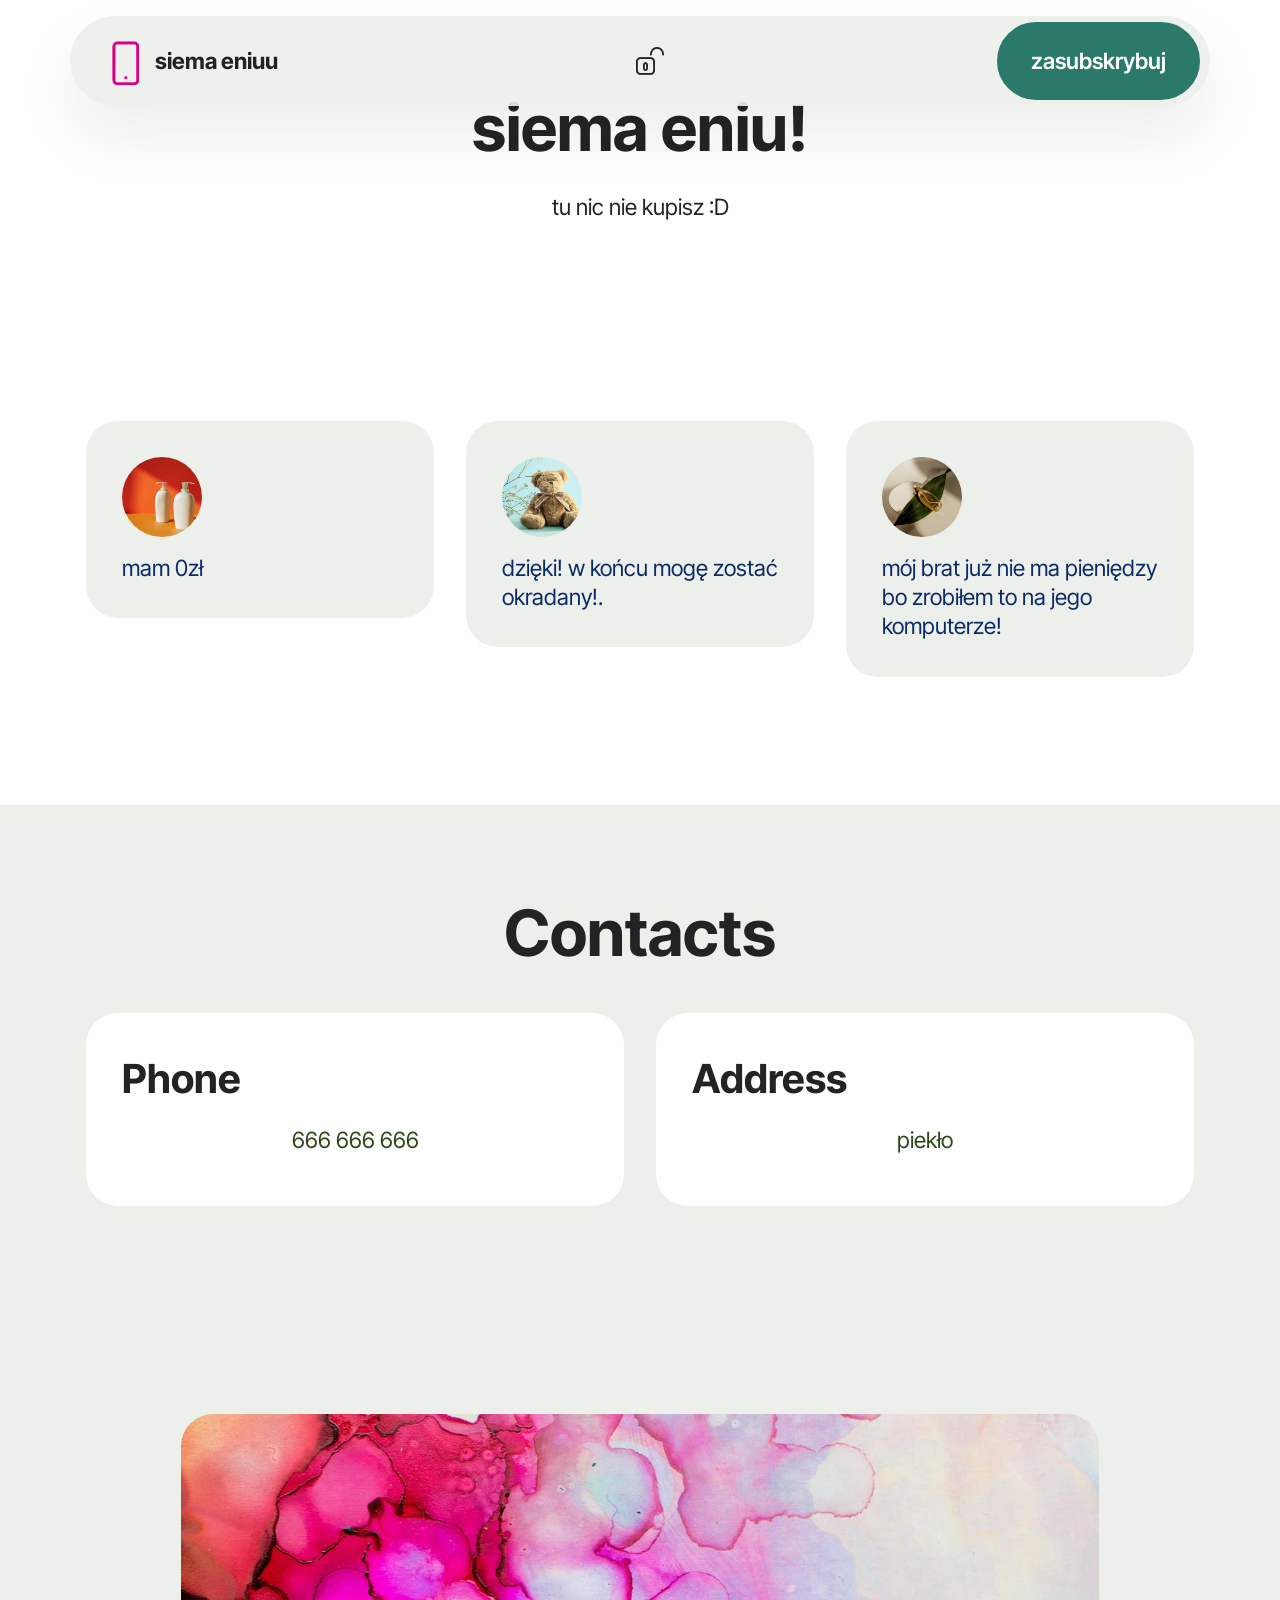
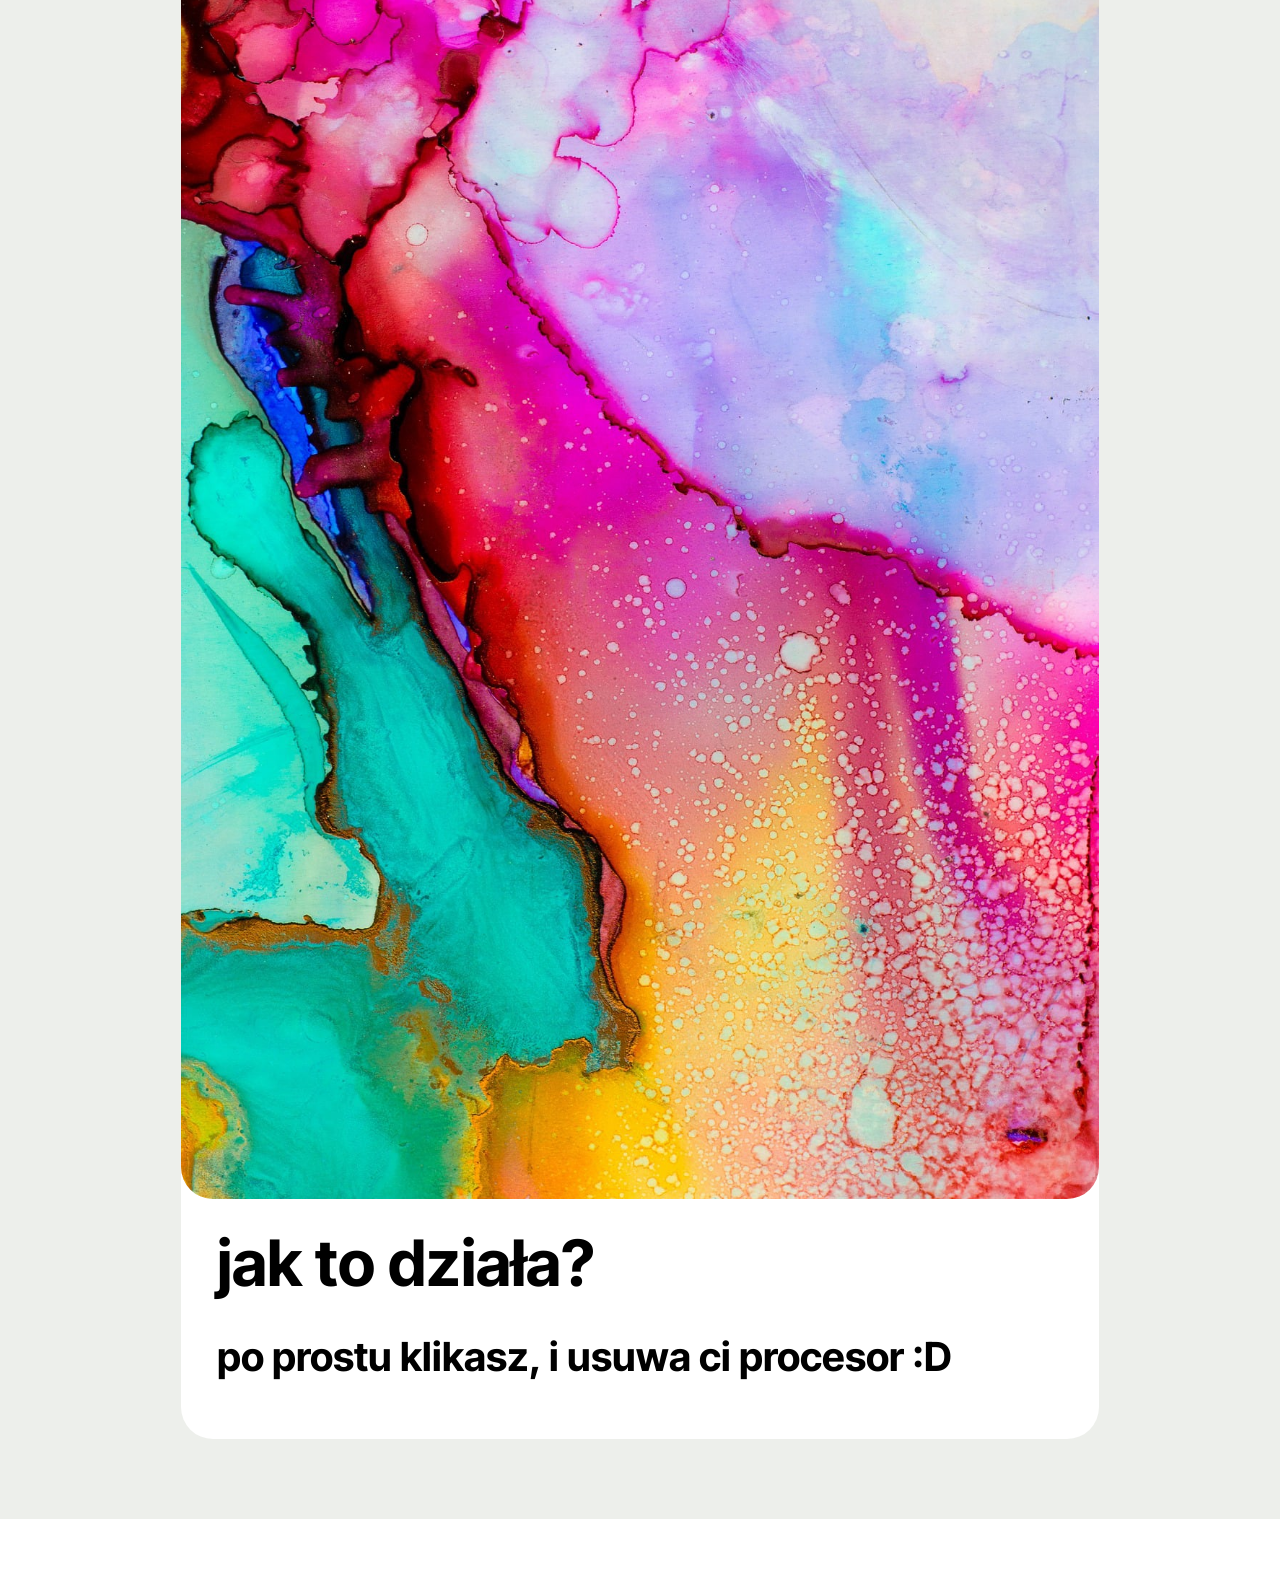
<file: index.html>
<!DOCTYPE html>
<html  >
<head>
  <!-- Site made with Mobirise Website Builder v5.9.6, https://mobirise.com -->
  <meta charset="UTF-8">
  <meta http-equiv="X-UA-Compatible" content="IE=edge">
  <meta name="generator" content="Mobirise v5.9.6, mobirise.com">
  <meta name="viewport" content="width=device-width, initial-scale=1, minimum-scale=1">
  <link rel="shortcut icon" href="assets/images/logo.png" type="image/x-icon">
  <meta name="description" content="">
  
  
  <title>Home</title>
  <link rel="stylesheet" href="assets/web/assets/mobirise-icons2/mobirise2.css">
  <link rel="stylesheet" href="assets/web/assets/mobirise-icons-bold/mobirise-icons-bold.css">
  <link rel="stylesheet" href="assets/bootstrap/css/bootstrap.min.css">
  <link rel="stylesheet" href="assets/bootstrap/css/bootstrap-grid.min.css">
  <link rel="stylesheet" href="assets/bootstrap/css/bootstrap-reboot.min.css">
  <link rel="stylesheet" href="assets/animatecss/animate.css">
  <link rel="stylesheet" href="assets/dropdown/css/style.css">
  <link rel="stylesheet" href="assets/theme/css/style.css">
  <link rel="preload" href="https://fonts.googleapis.com/css?family=Playfair+Display:400,500,600,700,800,900,400i,500i,600i,700i,800i,900i&display=swap" as="style" onload="this.onload=null;this.rel='stylesheet'">
  <noscript><link rel="stylesheet" href="https://fonts.googleapis.com/css?family=Playfair+Display:400,500,600,700,800,900,400i,500i,600i,700i,800i,900i&display=swap"></noscript>
  <link rel="preload" href="https://fonts.googleapis.com/css?family=Inter+Tight:100,200,300,400,500,600,700,800,900,100i,200i,300i,400i,500i,600i,700i,800i,900i&display=swap" as="style" onload="this.onload=null;this.rel='stylesheet'">
  <noscript><link rel="stylesheet" href="https://fonts.googleapis.com/css?family=Inter+Tight:100,200,300,400,500,600,700,800,900,100i,200i,300i,400i,500i,600i,700i,800i,900i&display=swap"></noscript>
  <link rel="preload" as="style" href="assets/mobirise/css/mbr-additional.css"><link rel="stylesheet" href="assets/mobirise/css/mbr-additional.css" type="text/css">

  
  
  
</head>
<body>
  
  <section data-bs-version="5.1" class="menu menu2 cid-tJS6tZXiPa" once="menu" id="menu02-0">
	

	<nav class="navbar navbar-dropdown navbar-fixed-top navbar-expand-lg">
		<div class="container">
			<div class="navbar-brand">
				<span class="navbar-logo">
					<a href="http://kekma.net">
						<img src="assets/images/logo.png" alt="Mobirise Website Builder" style="height: 3rem;">
					</a>
				</span>
				<span class="navbar-caption-wrap"><a class="navbar-caption text-black text-primary display-4" href="index.html#header05-1">siema eniuu</a></span>
			</div>
			<button class="navbar-toggler" type="button" data-toggle="collapse" data-bs-toggle="collapse" data-target="#navbarSupportedContent" data-bs-target="#navbarSupportedContent" aria-controls="navbarNavAltMarkup" aria-expanded="false" aria-label="Toggle navigation">
				<div class="hamburger">
					<span></span>
					<span></span>
					<span></span>
					<span></span>
				</div>
			</button>
			<div class="collapse navbar-collapse" id="navbarSupportedContent">
				<ul class="navbar-nav nav-dropdown" data-app-modern-menu="true"><li class="nav-item">
						<a class="nav-link link text-black text-primary display-4" href="index.html#header01-7"><span class="mbrib-unlock mbr-iconfont mbr-iconfont-btn"></span></a>
					</li></ul>
				
				<div class="navbar-buttons mbr-section-btn"><a class="btn btn-primary display-4" href="https://www.youtube.com/channel/UCcXRzwx-xNjgDQr5bp0o2oA" target="_blank">zasubskrybuj</a></div>
			</div>
		</div>
	</nav>
</section>

<section data-bs-version="5.1" class="article11 cid-tQGnQUfEl2" id="article11-1w">
    

    
    
    <div class="container">
        <div class="row justify-content-center">
            <div class="title col-md-12 col-lg-10">
                <h3 class="mbr-section-title mbr-fonts-style align-center mt-0 mb-0 display-2"><strong>siema eniu!</strong></h3>
                <h4 class="mbr-section-subtitle align-center mbr-fonts-style mt-4 display-7">tu nic nie kupisz :D</h4>
                
            </div>
        </div>
    </div>
</section>

<section data-bs-version="5.1" class="features20 cid-tQGoS7nL0o" id="features020-1x">
	

	
	
	<div class="container">
		
		<div class="row">
			<div class="item features-without-image col-12 col-md-6 col-lg-4 active">
				<div class="item-wrapper">
					<div class="card-box align-left">
						<div class="img-wrapper mb-3">
							<img src="assets/images/shop2.jpg" data-slide-to="3" data-bs-slide-to="3">
						</div>
						
						<p class="card-text mbr-fonts-style display-7">mam 0zł</p>
					</div>
				</div>
			</div><div class="item features-without-image col-12 col-md-6 col-lg-4">
				<div class="item-wrapper">
					<div class="card-box align-left">
						<div class="img-wrapper mb-3">
							<img src="assets/images/shop3.jpg" data-slide-to="0" data-bs-slide-to="0">
						</div>
						
						<p class="card-text mbr-fonts-style display-7">dzięki! w końcu mogę zostać okradany!.
						</p>
					</div>
				</div>
			</div><div class="item features-without-image col-12 col-md-6 col-lg-4">
				<div class="item-wrapper">
					<div class="card-box align-left">
						<div class="img-wrapper mb-3">
							<img src="assets/images/shop1.jpg" data-slide-to="1" data-bs-slide-to="1">
						</div>
						
						<p class="card-text mbr-fonts-style display-7">mój brat już nie ma pieniędzy bo zrobiłem to na jego komputerze!</p>
					</div>
				</div>
			</div>
			
			
		</div>
	</div>
</section>

<section data-bs-version="5.1" class="contacts01 cid-tQGpwU0kFP" id="contacts01-1y">
    

    
    
    <div class="container">
        <div class="row justify-content-center">
            <div class="col-12 content-head">
                <div class="mbr-section-head mb-5">
                    <h3 class="mbr-section-title mbr-fonts-style align-center mb-0 display-2">
                        <strong>Contacts</strong>
                    </h3>
                    
                </div>
            </div>
        </div>
        <div class="row">
            <div class="item features-without-image col-12 col-md-6 active">
                <div class="item-wrapper">
                    <div class="text-wrapper">
                        <h6 class="card-title mbr-fonts-style mb-3 display-5">
                            <strong>Phone</strong>
                        </h6>
                        <p class="mbr-text mbr-fonts-style display-7">666 666 666</p>
                    </div>
                </div>
            </div>
            
            <div class="item features-without-image col-12 col-md-6">
                <div class="item-wrapper">
                    <div class="text-wrapper">
                        <h6 class="card-title mbr-fonts-style mb-3 display-5">
                            <strong>Address</strong>
                        </h6>
                        <p class="mbr-text mbr-fonts-style display-7">piekło</p>
                    </div>
                </div>
            </div>
            
        </div>
    </div>
</section>

<section data-bs-version="5.1" class="article8 cid-tQGq9u58Rx" id="article08-1z">
  

  
  
  <div class="container">
    <div class="row justify-content-center">
      <div class="card col-md-12 col-lg-10">
        <div class="card-wrapper">
          <div class="image-wrapper d-flex justify-content-center mb-4">
            <img src="assets/images/mbr-1272x1920.jpg" alt="Mobirise Website Builder">
          </div>
          <div class="card-content-text">
            <h3 class="card-title mbr-fonts-style mbr-white mt-3 mb-4 display-2"><strong>jak to działa?</strong></h3>
          <div class="row card-box align-left">
            <div class="item features-without-image col-12">
              <div class="item-wrapper">
                <h4 class="mbr-section-subtitle mbr-fonts-style mb-3 display-5"><strong>po prostu klikasz, i usuwa ci procesor :D</strong></h4>
                <p class="mbr-text mbr-fonts-style display-7"></p>
              </div>
            </div>
            
            

            
          </div>
          </div>
        </div>
      </div>
    </div>
  </div>
</section><section class="display-7" style="padding: 0;align-items: center;justify-content: center;flex-wrap: wrap;    align-content: center;display: flex;position: relative;height: 4rem;"><a href="https://mobiri.se/3086165" style="flex: 1 1;height: 4rem;position: absolute;width: 100%;z-index: 1;"><img alt="" style="height: 4rem;" src="[data-uri]"></a><p style="margin: 0;text-align: center;" class="display-7">&#8204;</p><a style="z-index:1" href="https://mobirise.com/builder/web-design-program.html">Web Design Program</a></section><script src="assets/bootstrap/js/bootstrap.bundle.min.js"></script>  <script src="assets/smoothscroll/smooth-scroll.js"></script>  <script src="assets/ytplayer/index.js"></script>  <script src="assets/dropdown/js/navbar-dropdown.js"></script>  <script src="assets/theme/js/script.js"></script>  
  
  
  <input name="animation" type="hidden">
  </body>
</html>
</file>
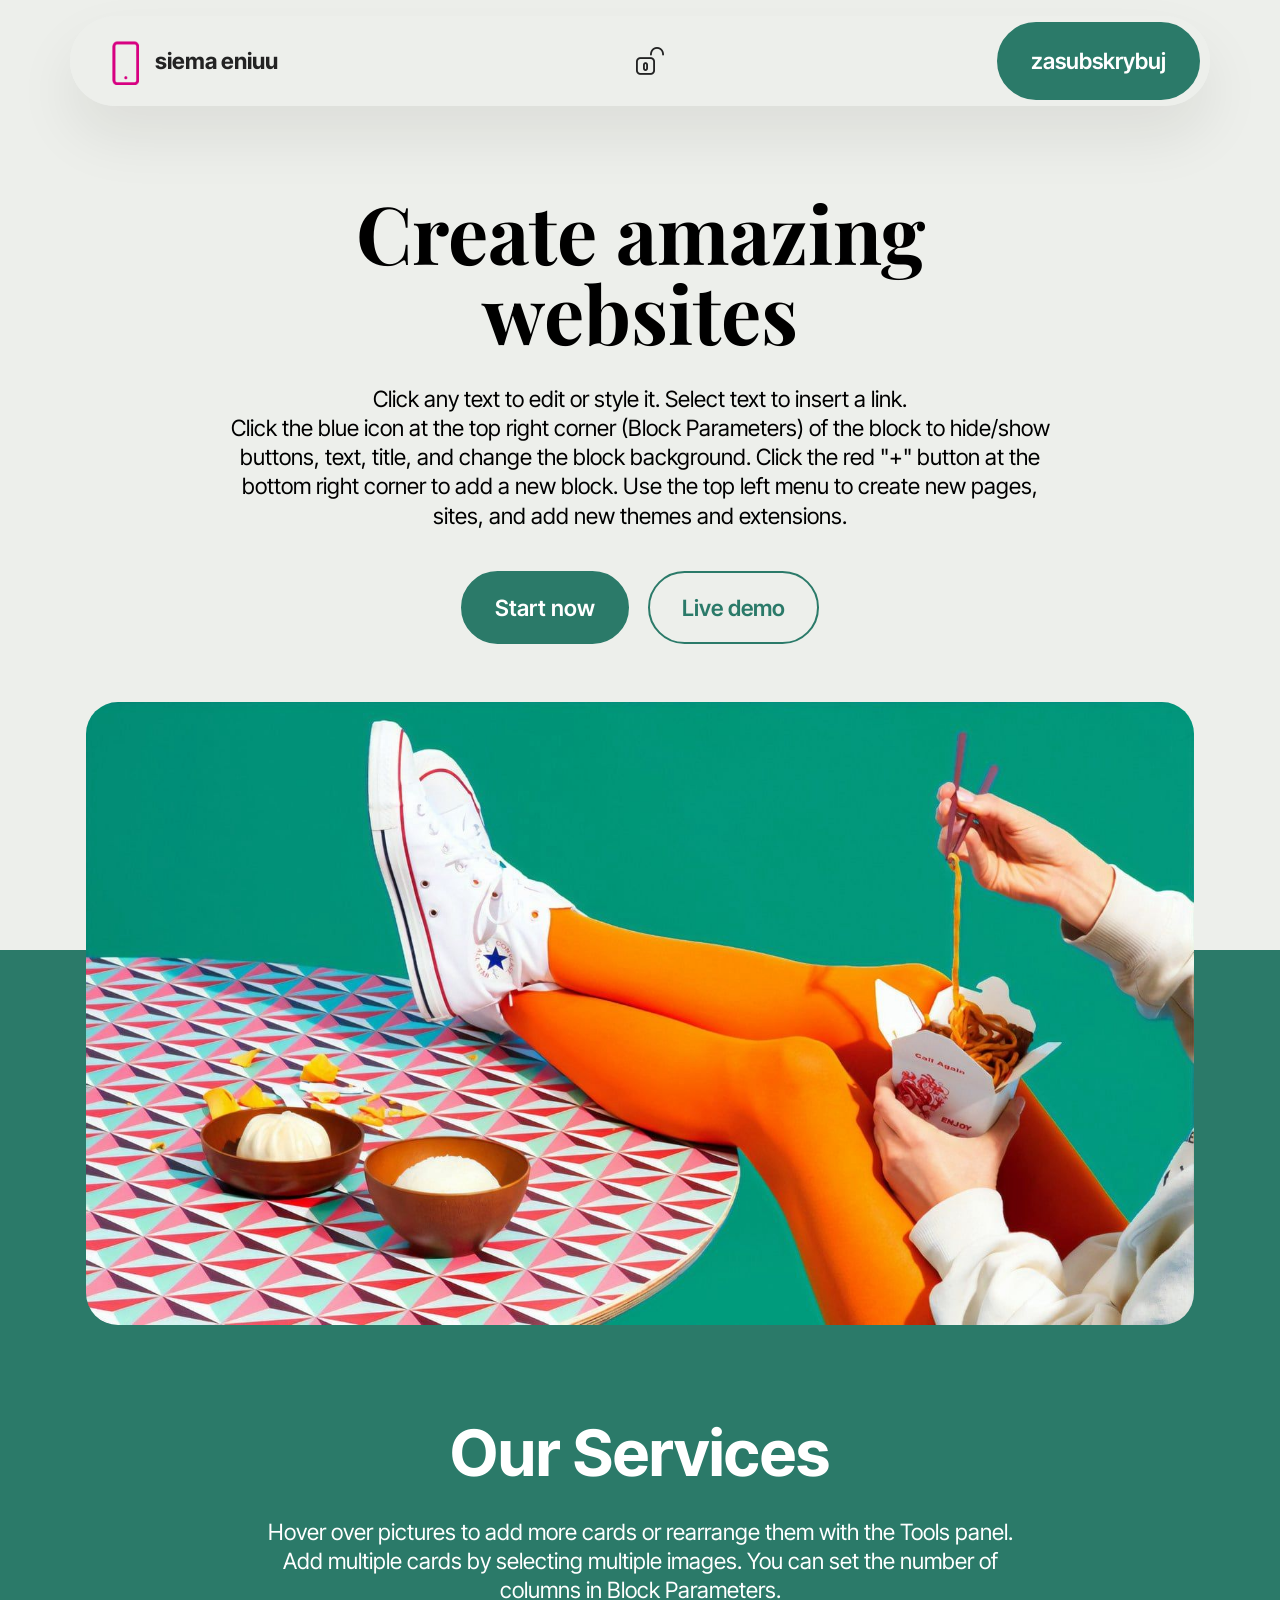
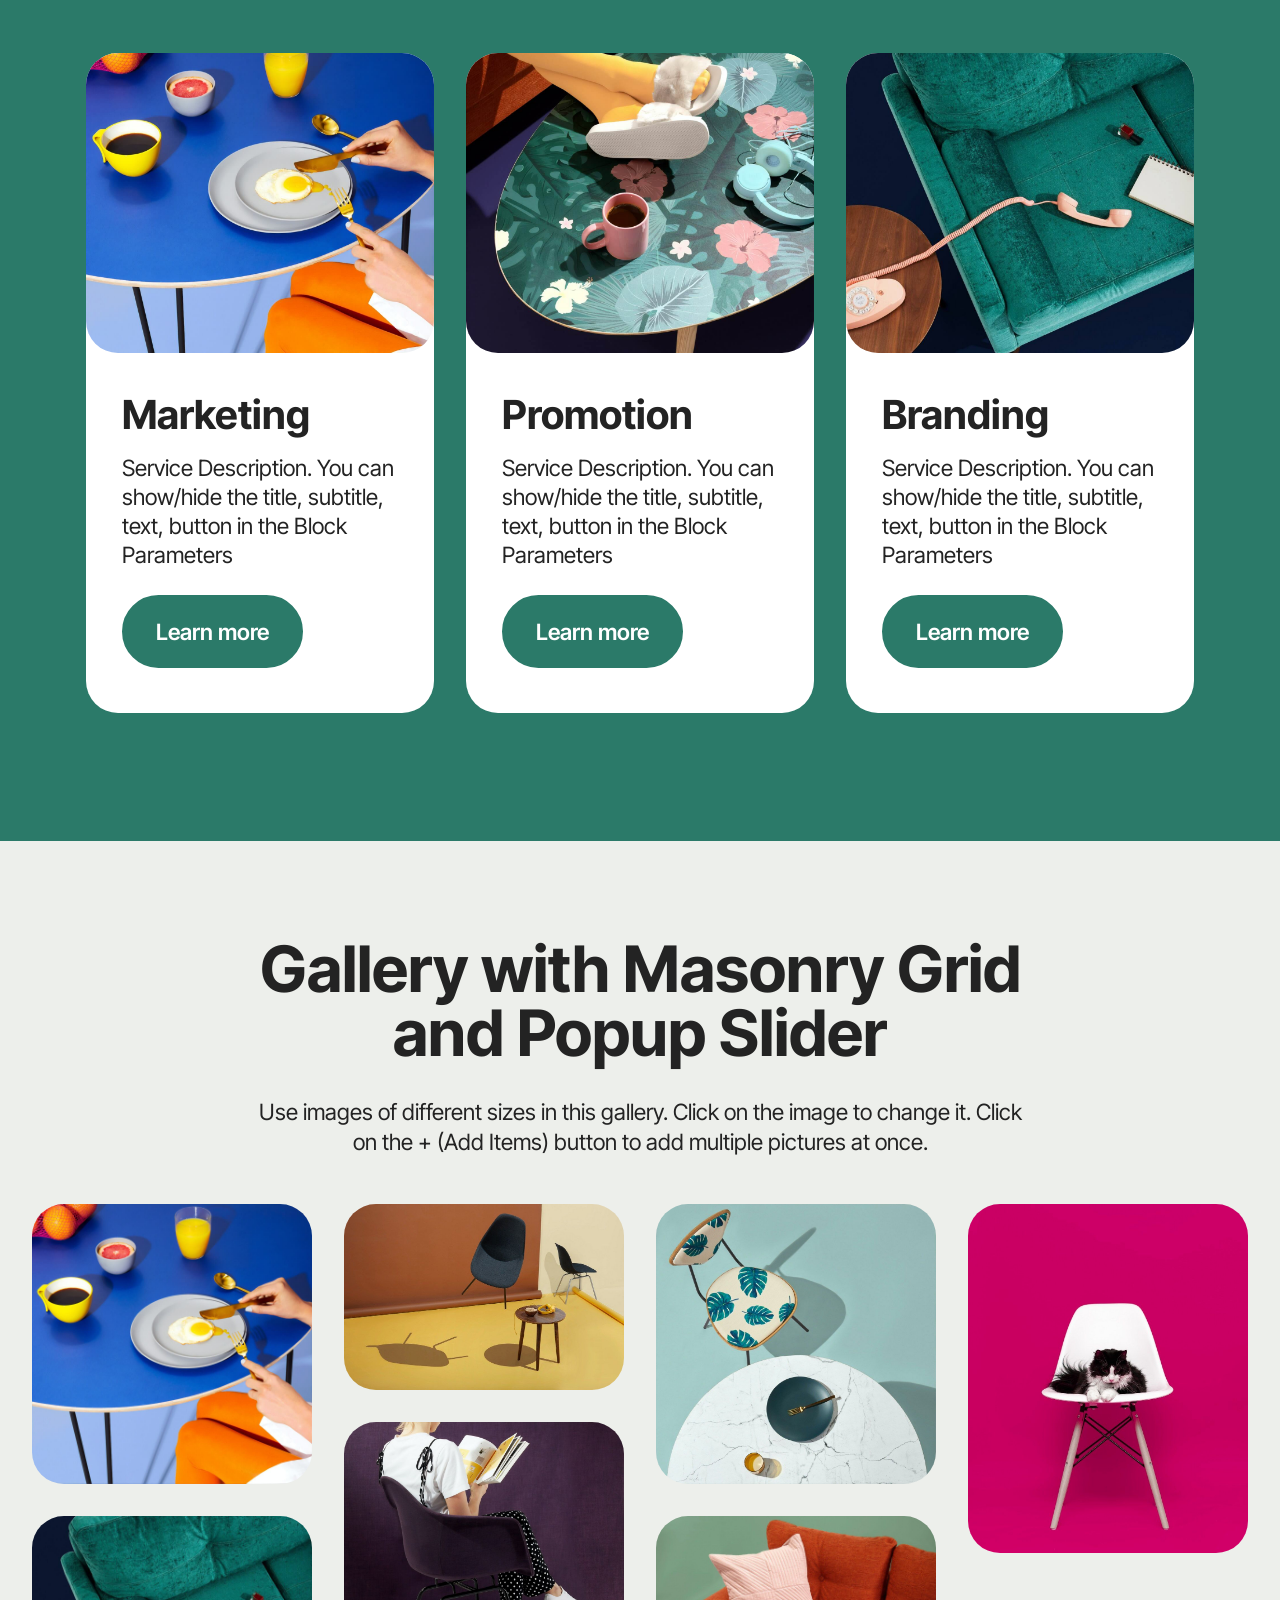
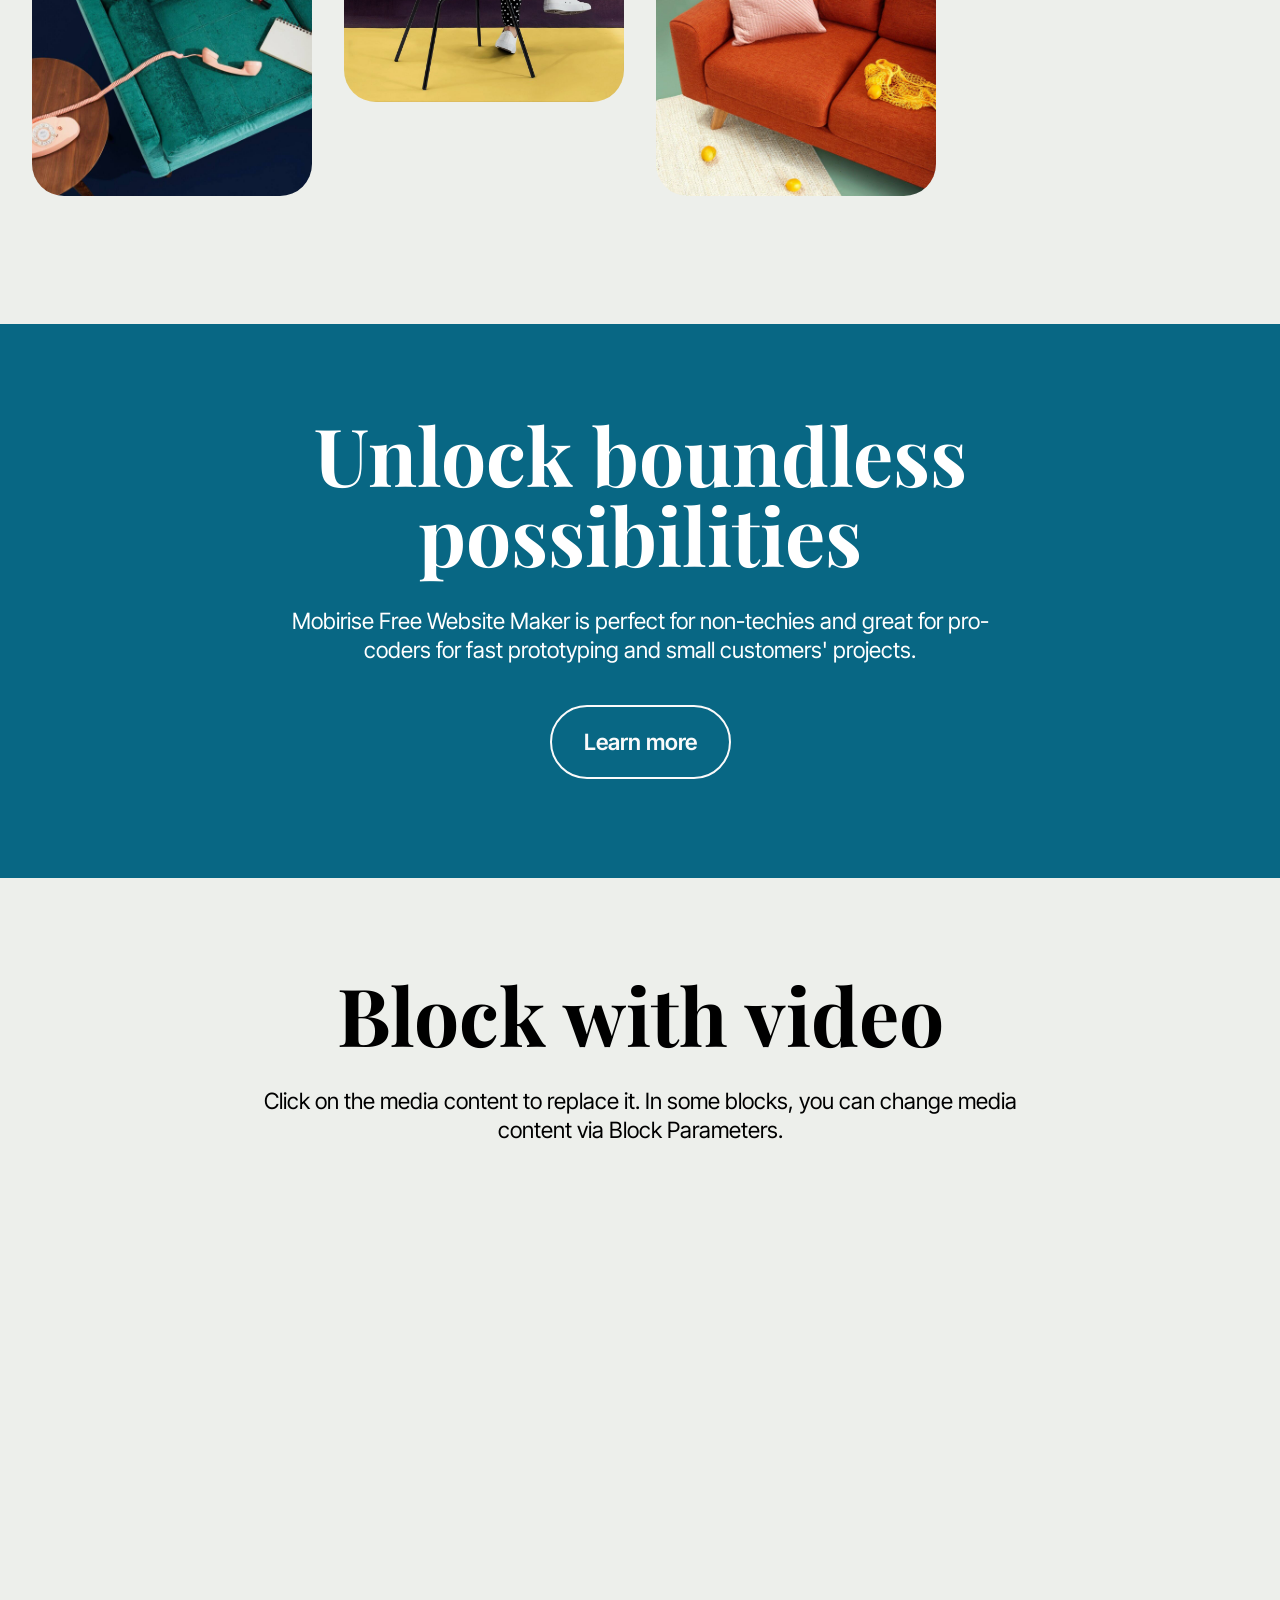
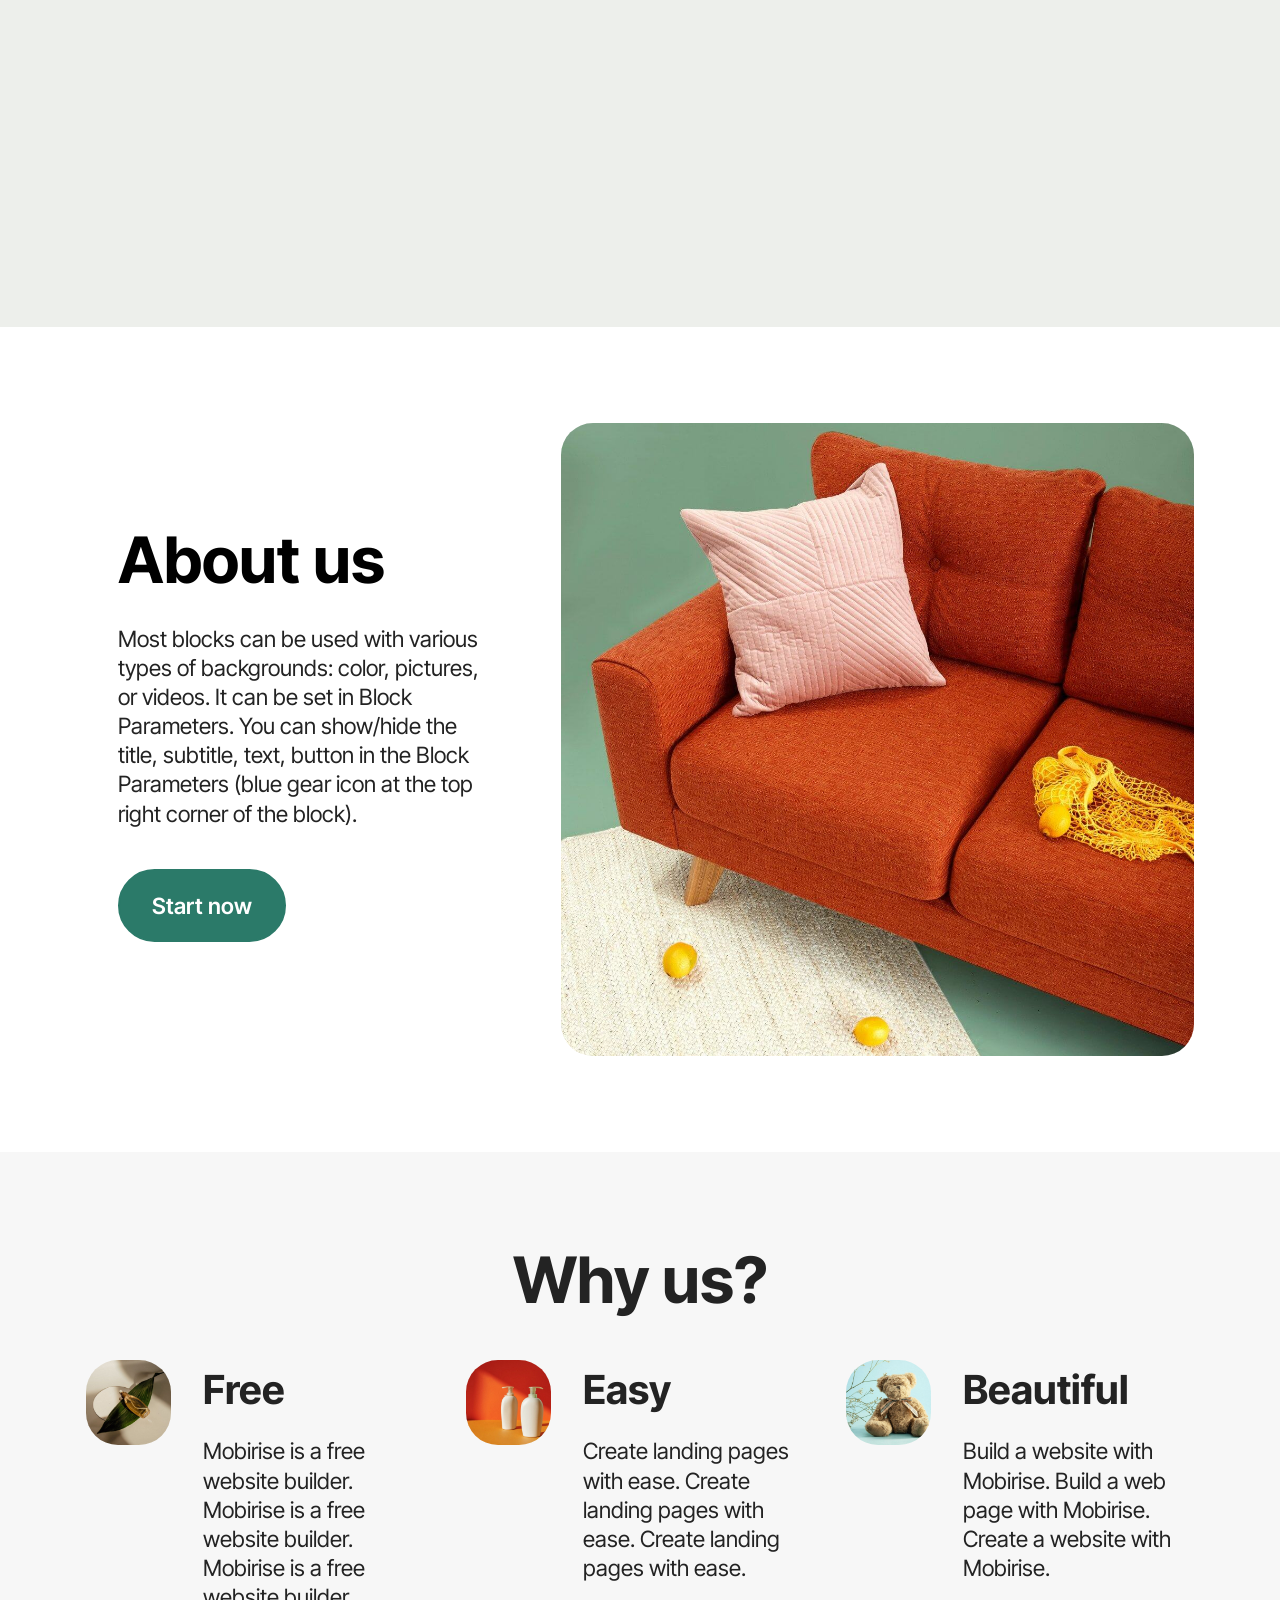
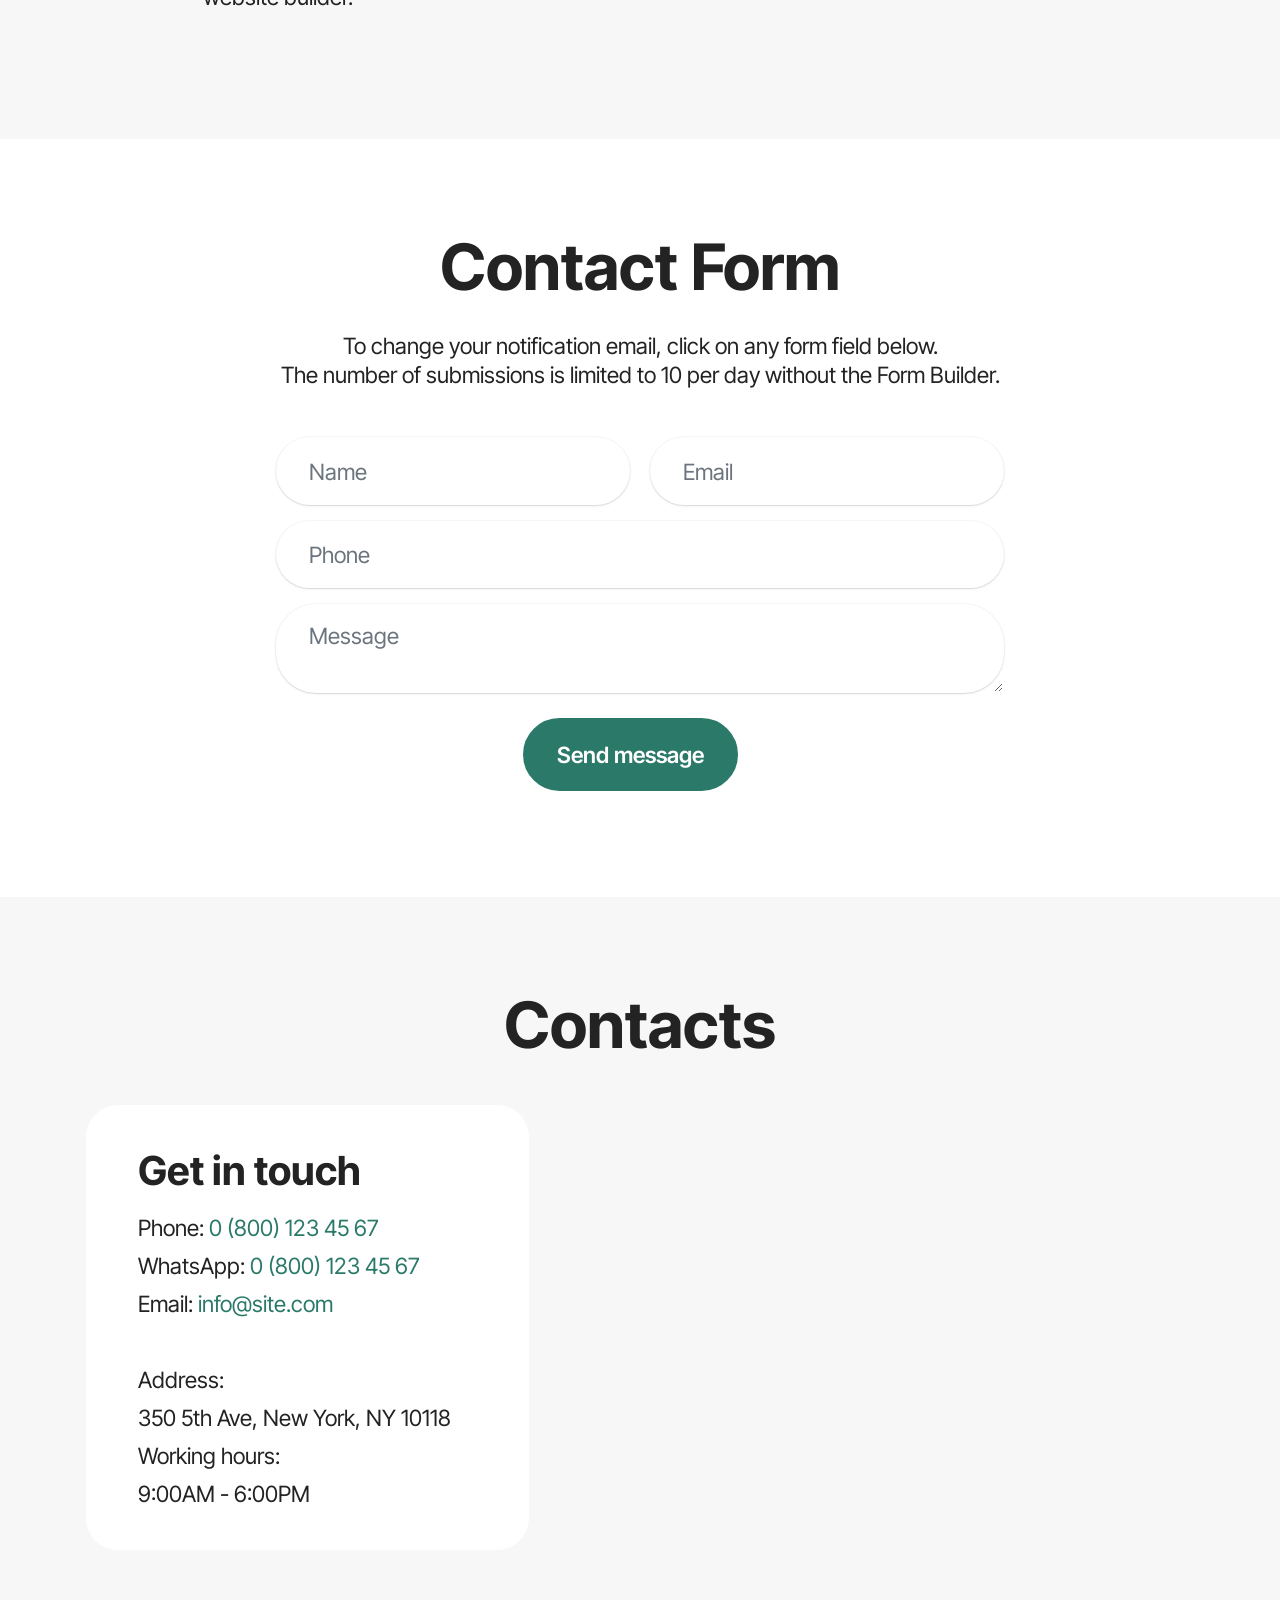
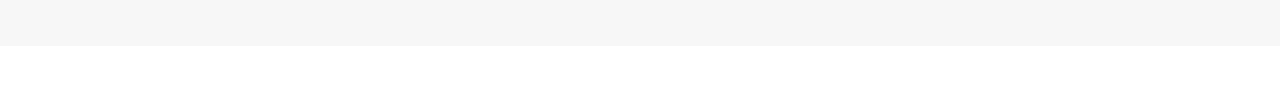
<file: page1.html>
<!DOCTYPE html>
<html  >
<head>
  <!-- Site made with Mobirise Website Builder v5.9.6, https://mobirise.com -->
  <meta charset="UTF-8">
  <meta http-equiv="X-UA-Compatible" content="IE=edge">
  <meta name="generator" content="Mobirise v5.9.6, mobirise.com">
  <meta name="viewport" content="width=device-width, initial-scale=1, minimum-scale=1">
  <link rel="shortcut icon" href="assets/images/logo.png" type="image/x-icon">
  <meta name="description" content="">
  
  
  <title>Page 1</title>
  <link rel="stylesheet" href="assets/web/assets/mobirise-icons2/mobirise2.css">
  <link rel="stylesheet" href="assets/web/assets/mobirise-icons-bold/mobirise-icons-bold.css">
  <link rel="stylesheet" href="assets/bootstrap/css/bootstrap.min.css">
  <link rel="stylesheet" href="assets/bootstrap/css/bootstrap-grid.min.css">
  <link rel="stylesheet" href="assets/bootstrap/css/bootstrap-reboot.min.css">
  <link rel="stylesheet" href="assets/animatecss/animate.css">
  <link rel="stylesheet" href="assets/dropdown/css/style.css">
  <link rel="stylesheet" href="assets/theme/css/style.css">
  <link rel="stylesheet" href="assets/gallery/style.css">
  <link rel="preload" href="https://fonts.googleapis.com/css?family=Playfair+Display:400,500,600,700,800,900,400i,500i,600i,700i,800i,900i&display=swap" as="style" onload="this.onload=null;this.rel='stylesheet'">
  <noscript><link rel="stylesheet" href="https://fonts.googleapis.com/css?family=Playfair+Display:400,500,600,700,800,900,400i,500i,600i,700i,800i,900i&display=swap"></noscript>
  <link rel="preload" href="https://fonts.googleapis.com/css?family=Inter+Tight:100,200,300,400,500,600,700,800,900,100i,200i,300i,400i,500i,600i,700i,800i,900i&display=swap" as="style" onload="this.onload=null;this.rel='stylesheet'">
  <noscript><link rel="stylesheet" href="https://fonts.googleapis.com/css?family=Inter+Tight:100,200,300,400,500,600,700,800,900,100i,200i,300i,400i,500i,600i,700i,800i,900i&display=swap"></noscript>
  <link rel="preload" as="style" href="assets/mobirise/css/mbr-additional.css"><link rel="stylesheet" href="assets/mobirise/css/mbr-additional.css" type="text/css">

  
  
  
</head>
<body>
  
  <section data-bs-version="5.1" class="menu menu2 cid-tQGmEbElmX" once="menu" id="menu02-1i">
	

	<nav class="navbar navbar-dropdown navbar-fixed-top navbar-expand-lg">
		<div class="container">
			<div class="navbar-brand">
				<span class="navbar-logo">
					<a href="http://kekma.net">
						<img src="assets/images/logo.png" alt="Mobirise Website Builder" style="height: 3rem;">
					</a>
				</span>
				<span class="navbar-caption-wrap"><a class="navbar-caption text-black text-primary display-4" href="index.html#header05-1">siema eniuu</a></span>
			</div>
			<button class="navbar-toggler" type="button" data-toggle="collapse" data-bs-toggle="collapse" data-target="#navbarSupportedContent" data-bs-target="#navbarSupportedContent" aria-controls="navbarNavAltMarkup" aria-expanded="false" aria-label="Toggle navigation">
				<div class="hamburger">
					<span></span>
					<span></span>
					<span></span>
					<span></span>
				</div>
			</button>
			<div class="collapse navbar-collapse" id="navbarSupportedContent">
				<ul class="navbar-nav nav-dropdown" data-app-modern-menu="true"><li class="nav-item">
						<a class="nav-link link text-black text-primary display-4" href="index.html#header01-7"><span class="mbrib-unlock mbr-iconfont mbr-iconfont-btn"></span></a>
					</li></ul>
				
				<div class="navbar-buttons mbr-section-btn"><a class="btn btn-primary display-4" href="https://www.youtube.com/channel/UCcXRzwx-xNjgDQr5bp0o2oA" target="_blank">zasubskrybuj</a></div>
			</div>
		</div>
	</nav>
</section>

<section data-bs-version="5.1" class="header5 cid-tQGmEbSno9" id="header05-1j">
	

	
	
	<div class="topbg"></div>
	<div class="align-center container">
		<div class="row justify-content-center">
			<div class="col-md-12 col-lg-9">
				<h1 class="mbr-section-title mbr-fonts-style mb-4 display-1"><strong>Create amazing websites</strong></h1>
				<p class="mbr-text mbr-fonts-style mb-4 display-7">Click any text to edit or style it. Select text to insert a link.
<br>Click the blue icon at the top right corner (Block Parameters) of the block to hide/show buttons, text, title, and change the block background. Click the red "+" button at the bottom right corner to add a new block. Use the top left menu to create new pages, sites, and add new themes and extensions.</p>
				<div class="mbr-section-btn mt-3"><a class="btn btn-primary display-7" href="index.html#form02-6">Start now</a> <a class="btn btn-primary-outline display-7" href="index.html#gallery02-v">Live demo</a></div>
			</div>
		</div>
		<div class="row mt-5 justify-content-center">
			<div class="col-12 col-lg-12">
				<img src="assets/images/11.jpg" alt="Mobirise Website Builder" title="">
			</div>
		</div>
	</div>
</section>

<section data-bs-version="5.1" class="features4 cid-tQGmEc2KgU" id="features04-1k">
	
	
	<div class="container">
		<div class="row justify-content-center">
			<div class="col-12 content-head">
				<div class="mbr-section-head mb-5">
					<h4 class="mbr-section-title mbr-fonts-style align-center mb-0 display-2"><strong>Our Services</strong></h4>
					<h5 class="mbr-section-subtitle mbr-fonts-style align-center mb-0 mt-4 display-7">Hover over pictures to add more cards or rearrange them with the Tools panel. Add multiple cards by selecting multiple images. You can set the number of columns in Block Parameters.</h5>
					
				</div>
			</div>
		</div>
		<div class="row">
			<div class="item features-image col-12 col-md-6 col-lg-4">
				<div class="item-wrapper">
					<div class="item-img">
						<img src="assets/images/gallery03.jpg" alt="Mobirise Website Builder">
					</div>
					<div class="item-content">
						<h5 class="item-title mbr-fonts-style display-5">
							<strong>Marketing</strong>
						</h5>
						
						<p class="mbr-text mbr-fonts-style display-7">
							Service Description. You can show/hide the title, subtitle, text, button in the Block Parameters
						</p>
						<div class="mbr-section-btn item-footer"><a href="" class="btn item-btn btn-primary display-7">Learn more</a></div>
					</div>

				</div>
			</div>
			<div class="item features-image col-12 col-md-6 col-lg-4">
				<div class="item-wrapper">
					<div class="item-img">
						<img src="assets/images/gallery05.jpg" alt="Mobirise Website Builder">
					</div>
					<div class="item-content">
						<h5 class="item-title mbr-fonts-style display-5">
							<strong>Promotion</strong>
						</h5>
						
						<p class="mbr-text mbr-fonts-style display-7">
							Service Description. You can show/hide the title, subtitle, text, button in the Block Parameters
						</p>
						<div class="mbr-section-btn item-footer"><a href="" class="btn item-btn btn-primary display-7">Learn more</a></div>
					</div>
				</div>
			</div>
			<div class="item features-image col-12 col-md-6 col-lg-4">
				<div class="item-wrapper">
					<div class="item-img">
						<img src="assets/images/gallery02.jpg" alt="Mobirise Website Builder">
					</div>
					<div class="item-content">
						<h5 class="item-title mbr-fonts-style display-5">
							<strong>Branding</strong>
						</h5>
						
						<p class="mbr-text mbr-fonts-style display-7">
							Service Description. You can show/hide the title, subtitle, text, button in the Block Parameters<br>
						</p>
						<div class="mbr-section-btn item-footer"><a href="" class="btn item-btn btn-primary display-7">Learn more</a></div>
					</div>
				</div>
			</div>
		</div>
	</div>
</section>

<section data-bs-version="5.1" class="gallery1 mbr-gallery cid-tQGmEcfUK7" id="gallery02-1l">
    

    
    

    <div class="container-fluid">
        <div class="row justify-content-center">
            <div class="col-12 content-head">
                <div class="mbr-section-head mb-5">
                    <h3 class="mbr-section-title mbr-fonts-style align-center m-0 display-2"><strong>Gallery with Masonry Grid and Popup Slider</strong></h3>
                    <h4 class="mbr-section-subtitle mbr-fonts-style align-center mb-0 mt-4 display-7">Use images of different sizes in this gallery. Click on the image to change it. Click on the + (Add Items) button to add multiple pictures at once.</h4>
                </div>
            </div>
        </div>
        <div class="row mbr-gallery mbr-masonry" data-masonry="{&quot;percentPosition&quot;: true }">
            <div class="col-12 col-md-6 col-lg-3 item gallery-image">
                <div class="item-wrapper" data-toggle="modal" data-bs-toggle="modal" data-target="#tQOvp3k8GM-modal" data-bs-target="#tQOvp3k8GM-modal">
                    <img class="w-100" src="assets/images/gallery03.jpg" alt="Mobirise Website Builder" data-slide-to="0" data-bs-slide-to="0" data-target="#lb-tQOvp3k8GM" data-bs-target="#lb-tQOvp3k8GM">
                    <div class="icon-wrapper">
                        <span class="mobi-mbri mobi-mbri-search mbr-iconfont mbr-iconfont-btn"></span>
                    </div>
                </div>
                
            </div>
            <div class="col-12 col-md-6 col-lg-3 item gallery-image">
                <div class="item-wrapper" data-toggle="modal" data-bs-toggle="modal" data-target="#tQOvp3k8GM-modal" data-bs-target="#tQOvp3k8GM-modal">
                    <img class="w-100" src="assets/images/gallery13.jpg" alt="Mobirise Website Builder" data-slide-to="1" data-bs-slide-to="1" data-target="#lb-tQOvp3k8GM" data-bs-target="#lb-tQOvp3k8GM">
                    <div class="icon-wrapper">
                        <span class="mobi-mbri mobi-mbri-search mbr-iconfont mbr-iconfont-btn"></span>
                    </div>
                </div>
                
            </div>
            <div class="col-12 col-md-6 col-lg-3 item gallery-image">
                <div class="item-wrapper" data-toggle="modal" data-bs-toggle="modal" data-target="#tQOvp3k8GM-modal" data-bs-target="#tQOvp3k8GM-modal">
                    <img class="w-100" src="assets/images/gallery10.jpg" alt="Mobirise Website Builder" data-slide-to="2" data-bs-slide-to="2" data-target="#lb-tQOvp3k8GM" data-bs-target="#lb-tQOvp3k8GM">
                    <div class="icon-wrapper">
                        <span class="mobi-mbri mobi-mbri-search mbr-iconfont mbr-iconfont-btn"></span>
                    </div>
                </div>
                
            </div>
            <div class="col-12 col-md-6 col-lg-3 item gallery-image">
                <div class="item-wrapper" data-toggle="modal" data-bs-toggle="modal" data-target="#tQOvp3k8GM-modal" data-bs-target="#tQOvp3k8GM-modal">
                    <img class="w-100" src="assets/images/gallery08.jpg" alt="Mobirise Website Builder" data-slide-to="3" data-bs-slide-to="3" data-target="#lb-tQOvp3k8GM" data-bs-target="#lb-tQOvp3k8GM">
                    <div class="icon-wrapper">
                        <span class="mobi-mbri mobi-mbri-search mbr-iconfont mbr-iconfont-btn"></span>
                    </div>
                </div>
                
            </div>
            <div class="col-12 col-md-6 col-lg-3 item gallery-image">
                <div class="item-wrapper" data-toggle="modal" data-bs-toggle="modal" data-target="#tQOvp3k8GM-modal" data-bs-target="#tQOvp3k8GM-modal">
                    <img class="w-100" src="assets/images/gallery06.jpg" alt="Mobirise Website Builder" data-slide-to="4" data-bs-slide-to="4" data-target="#lb-tQOvp3k8GM" data-bs-target="#lb-tQOvp3k8GM">
                    <div class="icon-wrapper">
                        <span class="mobi-mbri mobi-mbri-search mbr-iconfont mbr-iconfont-btn"></span>
                    </div>
                </div>
                
            </div>
            <div class="col-12 col-md-6 col-lg-3 item gallery-image">
                <div class="item-wrapper" data-toggle="modal" data-bs-toggle="modal" data-target="#tQOvp3k8GM-modal" data-bs-target="#tQOvp3k8GM-modal">
                    <img class="w-100" src="assets/images/gallery02.jpg" alt="Mobirise Website Builder" data-slide-to="5" data-bs-slide-to="5" data-target="#lb-tQOvp3k8GM" data-bs-target="#lb-tQOvp3k8GM">
                    <div class="icon-wrapper">
                        <span class="mobi-mbri mobi-mbri-search mbr-iconfont mbr-iconfont-btn"></span>
                    </div>
                </div>
                
            </div>
            <div class="col-12 col-md-6 col-lg-3 item gallery-image">
                <div class="item-wrapper" data-toggle="modal" data-bs-toggle="modal" data-target="#tQOvp3k8GM-modal" data-bs-target="#tQOvp3k8GM-modal">
                    <img class="w-100" src="assets/images/gallery01.jpg" alt="Mobirise Website Builder" data-slide-to="6" data-bs-slide-to="6" data-target="#lb-tQOvp3k8GM" data-bs-target="#lb-tQOvp3k8GM">
                    <div class="icon-wrapper">
                        <span class="mobi-mbri mobi-mbri-search mbr-iconfont mbr-iconfont-btn"></span>
                    </div>
                </div>
                
            </div>
        </div>

        <div class="modal mbr-slider" tabindex="-1" role="dialog" aria-hidden="true" id="tQOvp3k8GM-modal">
            <div class="modal-dialog" role="document">
                <div class="modal-content">
                    <div class="modal-body">
                        <div class="carousel slide" id="lb-tQOvp3k8GM" data-interval="5000" data-bs-interval="5000">
                            <div class="carousel-inner">
                                <div class="carousel-item active">
                                    <img class="d-block w-100" src="assets/images/gallery03.jpg" alt="Mobirise Website Builder">
                                </div>
                                <div class="carousel-item">
                                    <img class="d-block w-100" src="assets/images/gallery13.jpg" alt="Mobirise Website Builder">
                                </div>
                                <div class="carousel-item">
                                    <img class="d-block w-100" src="assets/images/gallery10.jpg" alt="Mobirise Website Builder">
                                </div>
                                <div class="carousel-item">
                                    <img class="d-block w-100" src="assets/images/gallery08.jpg" alt="Mobirise Website Builder">
                                </div>
                                <div class="carousel-item">
                                    <img class="d-block w-100" src="assets/images/gallery06.jpg" alt="Mobirise Website Builder">
                                </div>
                                <div class="carousel-item">
                                    <img class="d-block w-100" src="assets/images/gallery02.jpg" alt="Mobirise Website Builder">
                                </div>
                                <div class="carousel-item">
                                    <img class="d-block w-100" src="assets/images/gallery01.jpg" alt="Mobirise Website Builder">
                                </div>
                            </div>
                            <ol class="carousel-indicators">
                                <li data-slide-to="0" data-bs-slide-to="0" class="active" data-target="#lb-tQOvp3k8GM" data-bs-target="#lb-tQOvp3k8GM"></li>
                                <li data-slide-to="1" data-bs-slide-to="1" data-target="#lb-tQOvp3k8GM" data-bs-target="#lb-tQOvp3k8GM"></li>
                                <li data-slide-to="2" data-bs-slide-to="2" data-target="#lb-tQOvp3k8GM" data-bs-target="#lb-tQOvp3k8GM"></li>
                                <li data-slide-to="3" data-bs-slide-to="3" data-target="#lb-tQOvp3k8GM" data-bs-target="#lb-tQOvp3k8GM"></li>
                                <li data-slide-to="4" data-bs-slide-to="4" data-target="#lb-tQOvp3k8GM" data-bs-target="#lb-tQOvp3k8GM"></li>
                                <li data-slide-to="5" data-bs-slide-to="5" data-target="#lb-tQOvp3k8GM" data-bs-target="#lb-tQOvp3k8GM"></li>
                                <li data-slide-to="6" data-bs-slide-to="6" data-target="#lb-tQOvp3k8GM" data-bs-target="#lb-tQOvp3k8GM"></li>
                            </ol>
                            <a role="button" href="" class="close" data-dismiss="modal" data-bs-dismiss="modal" aria-label="Close">
                            </a>
                            <a class="carousel-control-prev carousel-control" role="button" data-slide="prev" data-bs-slide="prev" href="#lb-tQOvp3k8GM">
                                <span class="mobi-mbri mobi-mbri-arrow-prev" aria-hidden="true"></span>
                                <span class="sr-only visually-hidden">Previous</span>
                            </a>
                            <a class="carousel-control-next carousel-control" role="button" data-slide="next" data-bs-slide="next" href="#lb-tQOvp3k8GM">
                                <span class="mobi-mbri mobi-mbri-arrow-next" aria-hidden="true"></span>
                                <span class="sr-only visually-hidden">Next</span>
                            </a>
                        </div>
                    </div>
                </div>
            </div>
        </div>
    </div>
</section>

<section data-bs-version="5.1" class="header09 cid-tQGmEcVLMR" id="header09-1m">
	
	
	<div class="container">
		<div class="row">
			<div class="content-wrap col-12 col-md-8">
				<h1 class="mbr-section-title mbr-fonts-style mbr-white mb-4 display-1"><strong>Unlock boundless possibilities</strong></h1>
				
				<p class="mbr-fonts-style mbr-text mbr-white mb-4 display-7">
					Mobirise Free Website Maker is perfect for non-techies and great for pro-coders for fast prototyping and small customers' projects.
				</p>
				<div class="mbr-section-btn"><a class="btn btn-white-outline display-7" href="https://mobiri.se">Learn more</a></div>
			</div>
		</div>
	</div>
</section>

<section data-bs-version="5.1" class="header7 cid-tQGmEd5fxV" id="header07-1n">
  

  
  
  
  <div class="align-center container">
    <div class="row justify-content-center">
      <div class="col-md-12 col-lg-9 mb-5">
        <h1 class="mbr-section-title mbr-fonts-style display-1"><strong>Block with video</strong>
        </h1>
        <p class="mbr-text mbr-fonts-style mt-4 display-7">
          Click on the media content to replace it. In some blocks, you can change media content via Block Parameters.
        </p>
        
      </div>
    </div>

    <div class="row justify-content-center">
      <div class="mbr-figure col-12 col-md-12"><iframe class="mbr-embedded-video" src="https://www.youtube.com/embed/sGpPgQeEyOc?rel=0&amp;amp;mute=1&amp;showinfo=0&amp;autoplay=1&amp;loop=1&amp;playlist=sGpPgQeEyOc" width="1280" height="720" frameborder="0" allowfullscreen></iframe></div>
    </div>
  </div>
</section>

<section data-bs-version="5.1" class="header1 cid-tQGmEdhpyC" id="header01-1o">
	

	
	

	<div class="container">
		<div class="row justify-content-center">
			<div class="col-12 col-md-12 col-lg-7 image-wrapper">
				<img class="w-100" src="assets/images/gallery01.jpg" alt="Mobirise Website Builder">
			</div>
			<div class="col-12 col-lg col-md-12">
				<div class="text-wrapper align-left">
					<h1 class="mbr-section-title mbr-fonts-style mb-4 display-2"><strong>About us</strong></h1>
					<p class="mbr-text mbr-fonts-style mb-4 display-7">
						Most blocks can be used with various types of backgrounds: color, pictures, or videos. It can be set in Block Parameters.&nbsp;You can show/hide the title, subtitle, text, button in the Block Parameters (blue gear icon at the top right corner of the block).&nbsp;</p>
					<div class="mbr-section-btn mt-3"><a class="btn btn-primary display-7" href="https://mobiri.se">Start now</a></div>
				</div>
			</div>
		</div>
	</div>
</section>

<section data-bs-version="5.1" class="features15 cid-tQGmEdt2Oj" id="features015-1p">
	

	
	
	<div class="container">
		<div class="mbr-section-head mb-5">
			<h4 class="mbr-section-title mbr-fonts-style align-center mb-0 display-2">
			  <strong>Why us?</strong></h4>
			
		  </div>
		<div class="row justify-content-center">
			<div class="item features-without-image col-12 col-lg-4">
				<div class="item-wrapper">
					<div class="img-wrapper">
						<img src="assets/images/shop1.jpg" alt="Mobirise Website Builder">
					</div>
					<div class="card-box">
						<h4 class="card-title mbr-fonts-style mb-3 display-5">
							<strong>Free</strong></h4>
						<h5 class="card-text mbr-fonts-style display-7">
							Mobirise is a free website builder. Mobirise is a free website builder. Mobirise is a free website builder.</h5>
					</div>
				</div>
			</div>
			<div class="item features-without-image col-12 col-lg-4">
				<div class="item-wrapper">
					<div class="img-wrapper">
						<img src="assets/images/shop2.jpg" alt="Mobirise Website Builder">
					</div>
					<div class="card-box">
						<h4 class="card-title mbr-fonts-style mb-3 display-5">
							<strong>Easy</strong></h4>
						<h5 class="card-text mbr-fonts-style display-7">
							Create landing pages with ease. Create landing pages with ease. Create landing pages with ease.<br><br></h5>
					</div>
				</div>
			</div>
			<div class="item features-without-image col-12 col-lg-4">
				<div class="item-wrapper">
					<div class="img-wrapper">
						<img src="assets/images/shop3.jpg" alt="Mobirise Website Builder">
					</div>
					<div class="card-box">
						<h4 class="card-title mbr-fonts-style mb-3 display-5">
							<strong>Beautiful</strong></h4>
						<h5 class="card-text mbr-fonts-style display-7">
							Build a website with Mobirise. Build a web page with Mobirise. Create a website with Mobirise.</h5>
					</div>
				</div>
			</div>
		</div>
	</div>
</section>

<section data-bs-version="5.1" class="form5 cid-tQGmEdEh6Z" id="form02-1q">
    
    
    <div class="container">
        <div class="mbr-section-head mb-5">
            <h3 class="mbr-section-title mbr-fonts-style align-center mb-0 display-2">
                <strong>Contact Form</strong></h3>
            <h4 class="mbr-section-subtitle mbr-fonts-style align-center mb-0 mt-4 display-7">To change your notification email, click on any form field below.
<div>The number of submissions is limited to 10 per day without the Form Builder.</div></h4>
        </div>
        <div class="row justify-content-center mt-4">
            <div class="col-lg-8 mx-auto mbr-form" data-form-type="formoid">
                <form action="https://mobirise.eu/" method="POST" class="mbr-form form-with-styler" data-form-title="Form Name"><input type="hidden" name="email" data-form-email="true" value="1snuznljrrJTK4tjc87vTqpawKgvNQnyjmg8654ghRcQWeEeFUEAl3TjcvalKvtGuiE3kSkQZ9USSYRodScL8F/B5XooH3AN3F4WnLHfHXiM/XbKmAj+TsEG2T8nEPfp">
                    <div class="row">
                        <div hidden="hidden" data-form-alert="" class="alert alert-success col-12">Thanks for filling out the form!</div>
                        <div hidden="hidden" data-form-alert-danger="" class="alert alert-danger col-12">
                            Oops...! some problem!
                        </div>
                    </div>
                    <div class="dragArea row">
                        <div class="col-md col-sm-12 form-group mb-3" data-for="name">
                            <input type="text" name="name" placeholder="Name" data-form-field="name" class="form-control" value="" id="name-form02-1q">
                        </div>
                        <div class="col-md col-sm-12 form-group mb-3" data-for="email">
                            <input type="email" name="email" placeholder="Email" data-form-field="email" class="form-control" value="" id="email-form02-1q">
                        </div>
                        <div class="col-12 form-group mb-3" data-for="phone">
                            <input type="tel" name="phone" placeholder="Phone" data-form-field="phone" class="form-control" value="" id="phone-form02-1q">
                        </div>
                        <div class="col-12 form-group mb-3" data-for="textarea">
                            <textarea name="textarea" placeholder="Message" data-form-field="textarea" class="form-control" id="textarea-form02-1q"></textarea>
                        </div>
                        <div class="col-lg-12 col-md-12 col-sm-12 align-center mbr-section-btn">
                            <button type="submit" class="btn btn-primary display-7">Send message</button>
                        </div>
                    </div>
                </form>
            </div>
        </div>
    </div>
</section>

<section data-bs-version="5.1" class="contacts2 map1 cid-tQGmEdMrWr" id="contacts02-1r">

    

    
    <div class="container">
        <div class="mbr-section-head mb-5">
            <h3 class="mbr-section-title mbr-fonts-style align-center mb-0 display-2">
                <strong>Contacts</strong>
            </h3>
            
        </div>
        <div class="row justify-content-center mt-4">
            <div class="card col-12 col-md-5">
                <div class="card-wrapper">
                    <div class="text-wrapper">
                        <h5 class="cardTitle mbr-fonts-style mb-2 display-5">
                        <strong>Get in touch</strong></h5>
                    <ul class="list mbr-fonts-style display-7">
                        <li class="mbr-text item-wrap"><span style="font-size: 1.4rem;">Phone: </span><a href="tel:+12345678910" class="text-primary" style="font-size: 1.4rem;">0 (800) 123 45 67</a><br></li>
                        <li class="mbr-text item-wrap">WhatsApp: <a href="https://wa.me/12345678910" class="text-primary">0 (800) 123 45 67</a></li>
                        <li class="mbr-text item-wrap">Email: <a href="mailto:info@site.com" class="text-primary">info@site.com</a></li><li class="mbr-text item-wrap"><br></li>
                        <li class="mbr-text item-wrap">Address: </li><li class="mbr-text item-wrap">350 5th Ave, New York, NY 10118</li><li class="mbr-text item-wrap"><span style="font-size: 1.4rem;">Working hours:</span><br></li><li class="mbr-text item-wrap">9:00AM - 6:00PM</li>
                    </ul>
                    </div>
                </div>
            </div>
            <div class="map-wrapper col-12 col-md-7">
                <div class="google-map"><iframe frameborder="0" style="border:0" src="https://www.google.com/maps/embed?pb=!1m14!1m8!1m3!1d6045.3003145248895!2d-73.9884657!3d40.7477229!3m2!1i1024!2i768!4f13.1!3m3!1m2!1s0x89c259a9ac1f1b85%3A0x7e33d1c0e7af3be4!2zMzUwIDV0aCBBdmUsIE5ldyBZb3JrLCBOWSAxMDExOCwg0KHQqNCQ!5e0!3m2!1sru!2sru!4v1689597362021!5m2!1sen!2sen" allowfullscreen=""></iframe></div>
            </div>
        </div>
    </div>
</section><section class="display-7" style="padding: 0;align-items: center;justify-content: center;flex-wrap: wrap;    align-content: center;display: flex;position: relative;height: 4rem;"><a href="https://mobiri.se/3086165" style="flex: 1 1;height: 4rem;position: absolute;width: 100%;z-index: 1;"><img alt="" style="height: 4rem;" src="[data-uri]"></a><p style="margin: 0;text-align: center;" class="display-7">&#8204;</p><a style="z-index:1" href="https://mobirise.com/builder/landing-page-software.html">Landing Page Software</a></section><script src="assets/bootstrap/js/bootstrap.bundle.min.js"></script>  <script src="assets/smoothscroll/smooth-scroll.js"></script>  <script src="assets/ytplayer/index.js"></script>  <script src="assets/dropdown/js/navbar-dropdown.js"></script>  <script src="assets/masonry/masonry.pkgd.min.js"></script>  <script src="assets/imagesloaded/imagesloaded.pkgd.min.js"></script>  <script src="assets/theme/js/script.js"></script>  <script src="assets/gallery/player.min.js"></script>  <script src="assets/gallery/script.js"></script>  <script src="assets/formoid/formoid.min.js"></script>  
  
  
  <input name="animation" type="hidden">
  </body>
</html>
</file>
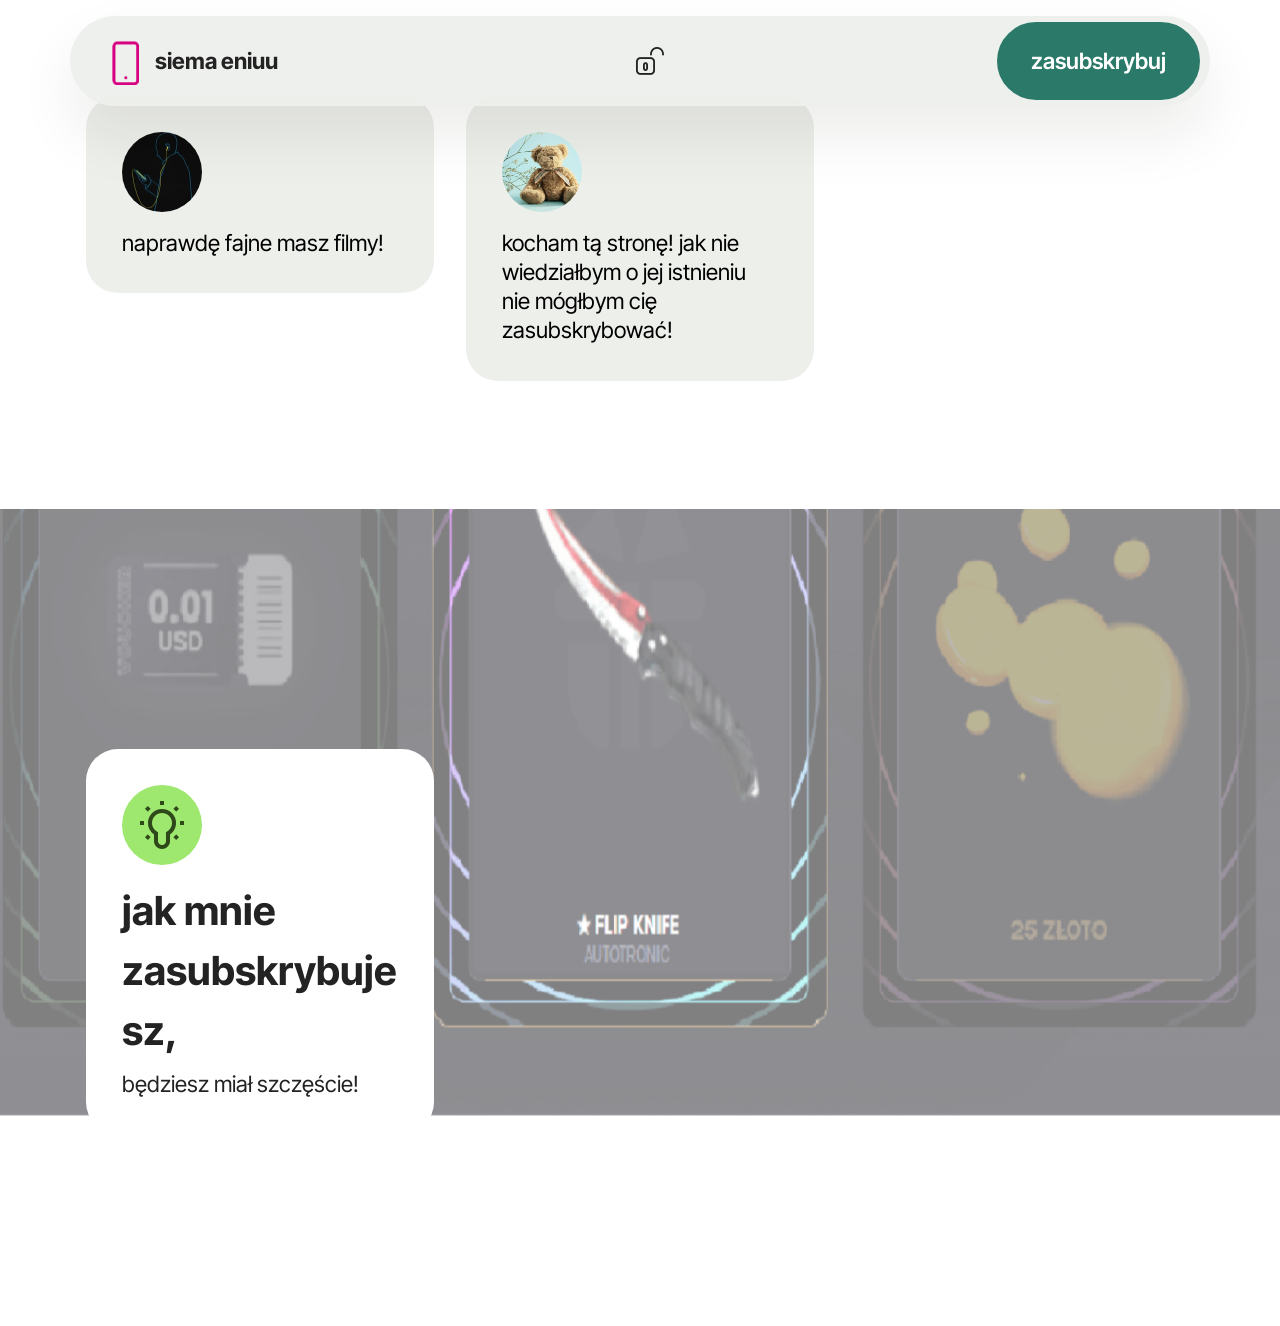
<file: page2.html>
<!DOCTYPE html>
<html  >
<head>
  <!-- Site made with Mobirise Website Builder v5.9.6, https://mobirise.com -->
  <meta charset="UTF-8">
  <meta http-equiv="X-UA-Compatible" content="IE=edge">
  <meta name="generator" content="Mobirise v5.9.6, mobirise.com">
  <meta name="viewport" content="width=device-width, initial-scale=1, minimum-scale=1">
  <link rel="shortcut icon" href="assets/images/logo.png" type="image/x-icon">
  <meta name="description" content="">
  
  
  <title>Page 2</title>
  <link rel="stylesheet" href="assets/web/assets/mobirise-icons2/mobirise2.css">
  <link rel="stylesheet" href="assets/web/assets/mobirise-icons-bold/mobirise-icons-bold.css">
  <link rel="stylesheet" href="assets/bootstrap/css/bootstrap.min.css">
  <link rel="stylesheet" href="assets/bootstrap/css/bootstrap-grid.min.css">
  <link rel="stylesheet" href="assets/bootstrap/css/bootstrap-reboot.min.css">
  <link rel="stylesheet" href="assets/parallax/jarallax.css">
  <link rel="stylesheet" href="assets/animatecss/animate.css">
  <link rel="stylesheet" href="assets/dropdown/css/style.css">
  <link rel="stylesheet" href="assets/theme/css/style.css">
  <link rel="preload" href="https://fonts.googleapis.com/css?family=Playfair+Display:400,500,600,700,800,900,400i,500i,600i,700i,800i,900i&display=swap" as="style" onload="this.onload=null;this.rel='stylesheet'">
  <noscript><link rel="stylesheet" href="https://fonts.googleapis.com/css?family=Playfair+Display:400,500,600,700,800,900,400i,500i,600i,700i,800i,900i&display=swap"></noscript>
  <link rel="preload" href="https://fonts.googleapis.com/css?family=Inter+Tight:100,200,300,400,500,600,700,800,900,100i,200i,300i,400i,500i,600i,700i,800i,900i&display=swap" as="style" onload="this.onload=null;this.rel='stylesheet'">
  <noscript><link rel="stylesheet" href="https://fonts.googleapis.com/css?family=Inter+Tight:100,200,300,400,500,600,700,800,900,100i,200i,300i,400i,500i,600i,700i,800i,900i&display=swap"></noscript>
  <link rel="preload" as="style" href="assets/mobirise/css/mbr-additional.css"><link rel="stylesheet" href="assets/mobirise/css/mbr-additional.css" type="text/css">

  
  
  
</head>
<body>
  
  <section data-bs-version="5.1" class="menu menu2 cid-tJS6tZXiPa" once="menu" id="menu02-20">
	

	<nav class="navbar navbar-dropdown navbar-fixed-top navbar-expand-lg">
		<div class="container">
			<div class="navbar-brand">
				<span class="navbar-logo">
					<a href="http://kekma.net">
						<img src="assets/images/logo.png" alt="Mobirise Website Builder" style="height: 3rem;">
					</a>
				</span>
				<span class="navbar-caption-wrap"><a class="navbar-caption text-black text-primary display-4" href="index.html#header05-1">siema eniuu</a></span>
			</div>
			<button class="navbar-toggler" type="button" data-toggle="collapse" data-bs-toggle="collapse" data-target="#navbarSupportedContent" data-bs-target="#navbarSupportedContent" aria-controls="navbarNavAltMarkup" aria-expanded="false" aria-label="Toggle navigation">
				<div class="hamburger">
					<span></span>
					<span></span>
					<span></span>
					<span></span>
				</div>
			</button>
			<div class="collapse navbar-collapse" id="navbarSupportedContent">
				<ul class="navbar-nav nav-dropdown" data-app-modern-menu="true"><li class="nav-item">
						<a class="nav-link link text-black text-primary display-4" href="index.html#header01-7"><span class="mbrib-unlock mbr-iconfont mbr-iconfont-btn"></span></a>
					</li></ul>
				
				<div class="navbar-buttons mbr-section-btn"><a class="btn btn-primary display-4" href="https://www.youtube.com/channel/UCcXRzwx-xNjgDQr5bp0o2oA" target="_blank">zasubskrybuj</a></div>
			</div>
		</div>
	</nav>
</section>

<section data-bs-version="5.1" class="features20 cid-tQOtNmrzj3" id="features020-22">
	

	
	
	<div class="container">
		
		<div class="row">
			
			<div class="item features-without-image col-12 col-md-6 col-lg-4 active">
				<div class="item-wrapper">
					<div class="card-box align-left">
						<div class="img-wrapper mb-3">
							<a href="https://www.youtube.com/channel/UCcXRzwx-xNjgDQr5bp0o2oA"><img src="assets/images/mbr-160x201.jpg" alt=""></a>
						</div>
						
						<p class="card-text mbr-fonts-style display-7">naprawdę fajne masz filmy!</p>
					</div>
				</div>
			</div>
			<div class="item features-without-image col-12 col-md-6 col-lg-4">
				<div class="item-wrapper">
					<div class="card-box align-left">
						<div class="img-wrapper mb-3">
							<img src="assets/images/shop3.jpg">
						</div>
						
						<p class="card-text mbr-fonts-style display-7">kocham tą stronę! jak nie wiedziałbym o jej istnieniu nie mógłbym cię zasubskrybować!<br></p>
					</div>
				</div>
			</div>
		</div>
	</div>
</section>

<section data-bs-version="5.1" class="features5 cid-tQOutImMBL mbr-parallax-background" id="features05-23">
  

  
  <div class="mbr-overlay" style="opacity: 0.5; background-color: rgb(255, 255, 255);"></div>
  <div class="container">
    <div class="row mb-5 justify-content-center">
      <div class="col-12 content-head">
        <h3 class="mbr-section-title mbr-fonts-style align-center mb-0 display-2"><br></h3>
        <h5 class="mbr-section-subtitle mbr-fonts-style align-center mb-0 mt-4 display-7"></h5>
      </div>
    </div>
    <div class="row">
      <div class="item features-without-image col-12 col-md-6 col-lg-4 item-mb active">
        <div class="item-wrapper">
          <div class="card-box align-left">
            <div class="iconfont-wrapper">
              <span class="mbr-iconfont mobi-mbri-idea mobi-mbri"></span>
            </div>
            <h5 class="card-title mbr-fonts-style display-5"><strong>jak mnie zasubskrybujesz,</strong></h5>
            <p class="card-text mbr-fonts-style display-7">będziesz miał szczęście!</p>

            
          </div>
        </div>
      </div>
      
      
    </div>
  </div>
</section><section class="display-7" style="padding: 0;align-items: center;justify-content: center;flex-wrap: wrap;    align-content: center;display: flex;position: relative;height: 4rem;"><a href="https://mobiri.se/3086165" style="flex: 1 1;height: 4rem;position: absolute;width: 100%;z-index: 1;"><img alt="" style="height: 4rem;" src="[data-uri]"></a><p style="margin: 0;text-align: center;" class="display-7">&#8204;</p><a style="z-index:1" href="https://mobirise.com/builder/html-code-generator.html">HTML Code Generator</a></section><script src="assets/bootstrap/js/bootstrap.bundle.min.js"></script>  <script src="assets/parallax/jarallax.js"></script>  <script src="assets/smoothscroll/smooth-scroll.js"></script>  <script src="assets/ytplayer/index.js"></script>  <script src="assets/dropdown/js/navbar-dropdown.js"></script>  <script src="assets/theme/js/script.js"></script>  
  
  
  <input name="animation" type="hidden">
  </body>
</html>
</file>
<file: assets/web/assets/mobirise-icons2/mobirise2.css>
@font-face {
  font-family: 'Moririse2';
  font-display: swap;
  src:  url('mobirise2.eot?f2bix4');
  src:  url('mobirise2.eot?f2bix4#iefix') format('embedded-opentype'),
    url('mobirise2.ttf?f2bix4') format('truetype'),
    url('mobirise2.woff?f2bix4') format('woff'),
    url('mobirise2.svg?f2bix4#mobirise2') format('svg');
  font-weight: normal;
  font-style: normal;
}

[class^="mobi-"], [class*=" mobi-"] {
  /* use !important to prevent issues with browser extensions that change fonts */
  font-family: 'Moririse2' !important;
  speak: none;
  font-style: normal;
  font-weight: normal;
  font-variant: normal;
  text-transform: none;
  line-height: 1;

  /* Better Font Rendering =========== */
  -webkit-font-smoothing: antialiased;
  -moz-osx-font-smoothing: grayscale;
}

.mobi-mbri-add-submenu:before {
  content: "\e900";
}
.mobi-mbri-alert:before {
  content: "\e901";
}
.mobi-mbri-align-center:before {
  content: "\e902";
}
.mobi-mbri-align-justify:before {
  content: "\e903";
}
.mobi-mbri-align-left:before {
  content: "\e904";
}
.mobi-mbri-align-right:before {
  content: "\e905";
}
.mobi-mbri-android:before {
  content: "\e906";
}
.mobi-mbri-apple:before {
  content: "\e907";
}
.mobi-mbri-arrow-down:before {
  content: "\e908";
}
.mobi-mbri-arrow-next:before {
  content: "\e909";
}
.mobi-mbri-arrow-prev:before {
  content: "\e90a";
}
.mobi-mbri-arrow-up:before {
  content: "\e90b";
}
.mobi-mbri-bold:before {
  content: "\e90c";
}
.mobi-mbri-bookmark:before {
  content: "\e90d";
}
.mobi-mbri-bootstrap:before {
  content: "\e90e";
}
.mobi-mbri-briefcase:before {
  content: "\e90f";
}
.mobi-mbri-browse:before {
  content: "\e910";
}
.mobi-mbri-bulleted-list:before {
  content: "\e911";
}
.mobi-mbri-calendar:before {
  content: "\e912";
}
.mobi-mbri-camera:before {
  content: "\e913";
}
.mobi-mbri-cart-add:before {
  content: "\e914";
}
.mobi-mbri-cart-full:before {
  content: "\e915";
}
.mobi-mbri-cash:before {
  content: "\e916";
}
.mobi-mbri-change-style:before {
  content: "\e917";
}
.mobi-mbri-chat:before {
  content: "\e918";
}
.mobi-mbri-clock:before {
  content: "\e919";
}
.mobi-mbri-close:before {
  content: "\e91a";
}
.mobi-mbri-cloud:before {
  content: "\e91b";
}
.mobi-mbri-code:before {
  content: "\e91c";
}
.mobi-mbri-contact-form:before {
  content: "\e91d";
}
.mobi-mbri-credit-card:before {
  content: "\e91e";
}
.mobi-mbri-cursor-click:before {
  content: "\e91f";
}
.mobi-mbri-cust-feedback:before {
  content: "\e920";
}
.mobi-mbri-database:before {
  content: "\e921";
}
.mobi-mbri-delivery:before {
  content: "\e922";
}
.mobi-mbri-desktop:before {
  content: "\e923";
}
.mobi-mbri-devices:before {
  content: "\e924";
}
.mobi-mbri-down:before {
  content: "\e925";
}
.mobi-mbri-download-2:before {
  content: "\e926";
}
.mobi-mbri-download:before {
  content: "\e927";
}
.mobi-mbri-drag-n-drop-2:before {
  content: "\e928";
}
.mobi-mbri-drag-n-drop:before {
  content: "\e929";
}
.mobi-mbri-edit-2:before {
  content: "\e92a";
}
.mobi-mbri-edit:before {
  content: "\e92b";
}
.mobi-mbri-error:before {
  content: "\e92c";
}
.mobi-mbri-extension:before {
  content: "\e92d";
}
.mobi-mbri-features:before {
  content: "\e92e";
}
.mobi-mbri-file:before {
  content: "\e92f";
}
.mobi-mbri-flag:before {
  content: "\e930";
}
.mobi-mbri-folder:before {
  content: "\e931";
}
.mobi-mbri-gift:before {
  content: "\e932";
}
.mobi-mbri-github:before {
  content: "\e933";
}
.mobi-mbri-globe-2:before {
  content: "\e934";
}
.mobi-mbri-globe:before {
  content: "\e935";
}
.mobi-mbri-growing-chart:before {
  content: "\e936";
}
.mobi-mbri-hearth:before {
  content: "\e937";
}
.mobi-mbri-help:before {
  content: "\e938";
}
.mobi-mbri-home:before {
  content: "\e939";
}
.mobi-mbri-hot-cup:before {
  content: "\e93a";
}
.mobi-mbri-idea:before {
  content: "\e93b";
}
.mobi-mbri-image-gallery:before {
  content: "\e93c";
}
.mobi-mbri-image-slider:before {
  content: "\e93d";
}
.mobi-mbri-info:before {
  content: "\e93e";
}
.mobi-mbri-italic:before {
  content: "\e93f";
}
.mobi-mbri-key:before {
  content: "\e940";
}
.mobi-mbri-laptop:before {
  content: "\e941";
}
.mobi-mbri-layers:before {
  content: "\e942";
}
.mobi-mbri-left-right:before {
  content: "\e943";
}
.mobi-mbri-left:before {
  content: "\e944";
}
.mobi-mbri-letter:before {
  content: "\e945";
}
.mobi-mbri-like:before {
  content: "\e946";
}
.mobi-mbri-link:before {
  content: "\e947";
}
.mobi-mbri-lock:before {
  content: "\e948";
}
.mobi-mbri-login:before {
  content: "\e949";
}
.mobi-mbri-logout:before {
  content: "\e94a";
}
.mobi-mbri-magic-stick:before {
  content: "\e94b";
}
.mobi-mbri-map-pin:before {
  content: "\e94c";
}
.mobi-mbri-menu:before {
  content: "\e94d";
}
.mobi-mbri-mobile-2:before {
  content: "\e94e";
}
.mobi-mbri-mobile-horizontal:before {
  content: "\e94f";
}
.mobi-mbri-mobile:before {
  content: "\e950";
}
.mobi-mbri-mobirise:before {
  content: "\e951";
}
.mobi-mbri-more-horizontal:before {
  content: "\e952";
}
.mobi-mbri-more-vertical:before {
  content: "\e953";
}
.mobi-mbri-music:before {
  content: "\e954";
}
.mobi-mbri-new-file:before {
  content: "\e955";
}
.mobi-mbri-numbered-list:before {
  content: "\e956";
}
.mobi-mbri-opened-folder:before {
  content: "\e957";
}
.mobi-mbri-pages:before {
  content: "\e958";
}
.mobi-mbri-paper-plane:before {
  content: "\e959";
}
.mobi-mbri-paperclip:before {
  content: "\e95a";
}
.mobi-mbri-phone:before {
  content: "\e95b";
}
.mobi-mbri-photo:before {
  content: "\e95c";
}
.mobi-mbri-photos:before {
  content: "\e95d";
}
.mobi-mbri-pin:before {
  content: "\e95e";
}
.mobi-mbri-play:before {
  content: "\e95f";
}
.mobi-mbri-plus:before {
  content: "\e960";
}
.mobi-mbri-preview:before {
  content: "\e961";
}
.mobi-mbri-print:before {
  content: "\e962";
}
.mobi-mbri-protect:before {
  content: "\e963";
}
.mobi-mbri-question:before {
  content: "\e964";
}
.mobi-mbri-quote-left:before {
  content: "\e965";
}
.mobi-mbri-quote-right:before {
  content: "\e966";
}
.mobi-mbri-redo:before {
  content: "\e967";
}
.mobi-mbri-refresh:before {
  content: "\e968";
}
.mobi-mbri-responsive-2:before {
  content: "\e969";
}
.mobi-mbri-responsive:before {
  content: "\e96a";
}
.mobi-mbri-right:before {
  content: "\e96b";
}
.mobi-mbri-rocket:before {
  content: "\e96c";
}
.mobi-mbri-sad-face:before {
  content: "\e96d";
}
.mobi-mbri-sale:before {
  content: "\e96e";
}
.mobi-mbri-save:before {
  content: "\e96f";
}
.mobi-mbri-search:before {
  content: "\e970";
}
.mobi-mbri-setting-2:before {
  content: "\e971";
}
.mobi-mbri-setting-3:before {
  content: "\e972";
}
.mobi-mbri-setting:before {
  content: "\e973";
}
.mobi-mbri-share:before {
  content: "\e974";
}
.mobi-mbri-shopping-bag:before {
  content: "\e975";
}
.mobi-mbri-shopping-basket:before {
  content: "\e976";
}
.mobi-mbri-shopping-cart:before {
  content: "\e977";
}
.mobi-mbri-sites:before {
  content: "\e978";
}
.mobi-mbri-smile-face:before {
  content: "\e979";
}
.mobi-mbri-speed:before {
  content: "\e97a";
}
.mobi-mbri-star:before {
  content: "\e97b";
}
.mobi-mbri-success:before {
  content: "\e97c";
}
.mobi-mbri-sun:before {
  content: "\e97d";
}
.mobi-mbri-sun2:before {
  content: "\e97e";
}
.mobi-mbri-tablet-vertical:before {
  content: "\e97f";
}
.mobi-mbri-tablet:before {
  content: "\e980";
}
.mobi-mbri-target:before {
  content: "\e981";
}
.mobi-mbri-timer:before {
  content: "\e982";
}
.mobi-mbri-to-ftp:before {
  content: "\e983";
}
.mobi-mbri-to-local-drive:before {
  content: "\e984";
}
.mobi-mbri-touch-swipe:before {
  content: "\e985";
}
.mobi-mbri-touch:before {
  content: "\e986";
}
.mobi-mbri-trash:before {
  content: "\e987";
}
.mobi-mbri-underline:before {
  content: "\e988";
}
.mobi-mbri-undo:before {
  content: "\e989";
}
.mobi-mbri-unlink:before {
  content: "\e98a";
}
.mobi-mbri-unlock:before {
  content: "\e98b";
}
.mobi-mbri-up-down:before {
  content: "\e98c";
}
.mobi-mbri-up:before {
  content: "\e98d";
}
.mobi-mbri-update:before {
  content: "\e98e";
}
.mobi-mbri-upload-2:before {
  content: "\e98f";
}
.mobi-mbri-upload:before {
  content: "\e990";
}
.mobi-mbri-user-2:before {
  content: "\e991";
}
.mobi-mbri-user:before {
  content: "\e992";
}
.mobi-mbri-users:before {
  content: "\e993";
}
.mobi-mbri-video-play:before {
  content: "\e994";
}
.mobi-mbri-video:before {
  content: "\e995";
}
.mobi-mbri-watch:before {
  content: "\e996";
}
.mobi-mbri-website-theme-2:before {
  content: "\e997";
}
.mobi-mbri-website-theme:before {
  content: "\e998";
}
.mobi-mbri-wifi:before {
  content: "\e999";
}
.mobi-mbri-windows:before {
  content: "\e99a";
}
.mobi-mbri-zoom-in:before {
  content: "\e99b";
}
.mobi-mbri-zoom-out:before {
  content: "\e99c";
}
</file>
<file: assets/web/assets/mobirise-icons-bold/mobirise-icons-bold.css>
@font-face {
  font-family: 'mobirise-icons-bold';
  font-display: swap;
  src:  url('mobirise-icons-bold.eot?m1l4yr');
  src:  url('mobirise-icons-bold.eot?m1l4yr#iefix') format('embedded-opentype'),
    url('mobirise-icons-bold.ttf?m1l4yr') format('truetype'),
    url('mobirise-icons-bold.woff?m1l4yr') format('woff'),
    url('mobirise-icons-bold.svg?m1l4yr#mobirise-icons-bold') format('svg');
  font-weight: normal;
  font-style: normal;
}

[class^="mbrib-"], [class*="mbrib-"] {
  /* use !important to prevent issues with browser extensions that change fonts */
  font-family: 'mobirise-icons-bold' !important;
  speak: none;
  font-style: normal;
  font-weight: normal;
  font-variant: normal;
  text-transform: none;
  line-height: 1;

  /* Better Font Rendering =========== */
  -webkit-font-smoothing: antialiased;
  -moz-osx-font-smoothing: grayscale;
}

.mbrib-add-submenu:before {
  content: "\e900";
}
.mbrib-alert:before {
  content: "\e901";
}
.mbrib-align-center:before {
  content: "\e902";
}
.mbrib-align-justify:before {
  content: "\e903";
}
.mbrib-align-left:before {
  content: "\e904";
}
.mbrib-align-right:before {
  content: "\e905";
}
.mbrib-android:before {
  content: "\e906";
}
.mbrib-apple:before {
  content: "\e907";
}
.mbrib-arrow-down:before {
  content: "\e908";
}
.mbrib-arrow-next:before {
  content: "\e909";
}
.mbrib-arrow-prev:before {
  content: "\e90a";
}
.mbrib-arrow-up:before {
  content: "\e90b";
}
.mbrib-bold:before {
  content: "\e90c";
}
.mbrib-bookmark:before {
  content: "\e90d";
}
.mbrib-bootstrap:before {
  content: "\e90e";
}
.mbrib-briefcase:before {
  content: "\e90f";
}
.mbrib-browse:before {
  content: "\e910";
}
.mbrib-bulleted-list:before {
  content: "\e911";
}
.mbrib-calendar:before {
  content: "\e912";
}
.mbrib-camera:before {
  content: "\e913";
}
.mbrib-cart-add:before {
  content: "\e914";
}
.mbrib-cart-full:before {
  content: "\e915";
}
.mbrib-cash:before {
  content: "\e916";
}
.mbrib-change-style:before {
  content: "\e917";
}
.mbrib-chat:before {
  content: "\e918";
}
.mbrib-clock:before {
  content: "\e919";
}
.mbrib-close:before {
  content: "\e91a";
}
.mbrib-cloud:before {
  content: "\e91b";
}
.mbrib-code:before {
  content: "\e91c";
}
.mbrib-contact-form:before {
  content: "\e91d";
}
.mbrib-credit-card:before {
  content: "\e91e";
}
.mbrib-cursor-click:before {
  content: "\e91f";
}
.mbrib-cust-feedback:before {
  content: "\e920";
}
.mbrib-database:before {
  content: "\e921";
}
.mbrib-delivery:before {
  content: "\e922";
}
.mbrib-desktop:before {
  content: "\e923";
}
.mbrib-devices:before {
  content: "\e924";
}
.mbrib-down:before {
  content: "\e925";
}
.mbrib-download:before {
  content: "\e926";
}
.mbrib-drag-n-drop:before {
  content: "\e927";
}
.mbrib-drag-n-drop2:before {
  content: "\e928";
}
.mbrib-edit:before {
  content: "\e929";
}
.mbrib-edit2:before {
  content: "\e92a";
}
.mbrib-error:before {
  content: "\e92b";
}
.mbrib-extension:before {
  content: "\e92c";
}
.mbrib-features:before {
  content: "\e92d";
}
.mbrib-file:before {
  content: "\e92e";
}
.mbrib-flag:before {
  content: "\e92f";
}
.mbrib-folder:before {
  content: "\e930";
}
.mbrib-gift:before {
  content: "\e931";
}
.mbrib-github:before {
  content: "\e932";
}
.mbrib-globe-2:before {
  content: "\e933";
}
.mbrib-globe:before {
  content: "\e934";
}
.mbrib-growing-chart:before {
  content: "\e935";
}
.mbrib-hearth:before {
  content: "\e936";
}
.mbrib-help:before {
  content: "\e937";
}
.mbrib-home:before {
  content: "\e938";
}
.mbrib-hot-cup:before {
  content: "\e939";
}
.mbrib-idea:before {
  content: "\e93a";
}
.mbrib-image-gallery:before {
  content: "\e93b";
}
.mbrib-image-slider:before {
  content: "\e93c";
}
.mbrib-info:before {
  content: "\e93d";
}
.mbrib-italic:before {
  content: "\e93e";
}
.mbrib-key:before {
  content: "\e93f";
}
.mbrib-laptop:before {
  content: "\e940";
}
.mbrib-layers:before {
  content: "\e941";
}
.mbrib-left-right:before {
  content: "\e942";
}
.mbrib-left:before {
  content: "\e943";
}
.mbrib-letter:before {
  content: "\e944";
}
.mbrib-like:before {
  content: "\e945";
}
.mbrib-link:before {
  content: "\e946";
}
.mbrib-lock:before {
  content: "\e947";
}
.mbrib-login:before {
  content: "\e948";
}
.mbrib-logout:before {
  content: "\e949";
}
.mbrib-magic-stick:before {
  content: "\e94a";
}
.mbrib-map-pin:before {
  content: "\e94b";
}
.mbrib-menu:before {
  content: "\e94c";
}
.mbrib-mobile:before {
  content: "\e94d";
}
.mbrib-mobile2:before {
  content: "\e94e";
}
.mbrib-mobirise:before {
  content: "\e94f";
}
.mbrib-more-horizontal:before {
  content: "\e950";
}
.mbrib-more-vertical:before {
  content: "\e951";
}
.mbrib-music:before {
  content: "\e952";
}
.mbrib-new-file:before {
  content: "\e953";
}
.mbrib-numbered-list:before {
  content: "\e954";
}
.mbrib-opened-folder:before {
  content: "\e955";
}
.mbrib-pages:before {
  content: "\e956";
}
.mbrib-paper-plane:before {
  content: "\e957";
}
.mbrib-paperclip:before {
  content: "\e958";
}
.mbrib-photo:before {
  content: "\e959";
}
.mbrib-photos:before {
  content: "\e95a";
}
.mbrib-pin:before {
  content: "\e95b";
}
.mbrib-play:before {
  content: "\e95c";
}
.mbrib-plus:before {
  content: "\e95d";
}
.mbrib-preview:before {
  content: "\e95e";
}
.mbrib-print:before {
  content: "\e95f";
}
.mbrib-protect:before {
  content: "\e960";
}
.mbrib-question:before {
  content: "\e961";
}
.mbrib-quote-left:before {
  content: "\e962";
}
.mbrib-quote-right:before {
  content: "\e963";
}
.mbrib-redo:before {
  content: "\e964";
}
.mbrib-refresh:before {
  content: "\e965";
}
.mbrib-responsive:before {
  content: "\e966";
}
.mbrib-right:before {
  content: "\e967";
}
.mbrib-rocket:before {
  content: "\e968";
}
.mbrib-sad-face:before {
  content: "\e969";
}
.mbrib-sale:before {
  content: "\e96a";
}
.mbrib-save:before {
  content: "\e96b";
}
.mbrib-search:before {
  content: "\e96c";
}
.mbrib-setting:before {
  content: "\e96d";
}
.mbrib-setting2:before {
  content: "\e96e";
}
.mbrib-setting3:before {
  content: "\e96f";
}
.mbrib-share:before {
  content: "\e970";
}
.mbrib-shopping-bag:before {
  content: "\e971";
}
.mbrib-shopping-basket:before {
  content: "\e972";
}
.mbrib-shopping-cart:before {
  content: "\e973";
}
.mbrib-sites:before {
  content: "\e974";
}
.mbrib-smile-face:before {
  content: "\e975";
}
.mbrib-speed:before {
  content: "\e976";
}
.mbrib-star:before {
  content: "\e977";
}
.mbrib-success:before {
  content: "\e978";
}
.mbrib-sun:before {
  content: "\e979";
}
.mbrib-sun2:before {
  content: "\e97a";
}
.mbrib-tablet-vertical:before {
  content: "\e97b";
}
.mbrib-tablet:before {
  content: "\e97c";
}
.mbrib-target:before {
  content: "\e97d";
}
.mbrib-timer:before {
  content: "\e97e";
}
.mbrib-to-ftp:before {
  content: "\e97f";
}
.mbrib-to-local-drive:before {
  content: "\e980";
}
.mbrib-touch-swipe:before {
  content: "\e981";
}
.mbrib-touch:before {
  content: "\e982";
}
.mbrib-trash:before {
  content: "\e983";
}
.mbrib-underline:before {
  content: "\e984";
}
.mbrib-undo:before {
  content: "\e985";
}
.mbrib-unlink:before {
  content: "\e986";
}
.mbrib-unlock:before {
  content: "\e987";
}
.mbrib-up-down:before {
  content: "\e988";
}
.mbrib-up:before {
  content: "\e989";
}
.mbrib-update:before {
  content: "\e98a";
}
.mbrib-upload:before {
  content: "\e98b";
}
.mbrib-user:before {
  content: "\e98c";
}
.mbrib-user2:before {
  content: "\e98d";
}
.mbrib-users:before {
  content: "\e98e";
}
.mbrib-video-play:before {
  content: "\e98f";
}
.mbrib-video:before {
  content: "\e990";
}
.mbrib-watch:before {
  content: "\e991";
}
.mbrib-website-theme:before {
  content: "\e992";
}
.mbrib-wifi:before {
  content: "\e993";
}
.mbrib-windows:before {
  content: "\e994";
}
.mbrib-zoom-out:before {
  content: "\e995";
}
</file>
<file: assets/dropdown/css/style.css>
.navbar-dropdown {
  left: 0;
  padding: 0;
  position: absolute;
  right: 0;
  top: 0;
  transition: all 0.45s ease;
  z-index: 1030;
  background: #282828; }
  .navbar-dropdown .navbar-logo {
    margin-right: 0.8rem;
    transition: margin 0.3s ease-in-out;
    vertical-align: middle; }
    .navbar-dropdown .navbar-logo img {
      height: 3.125rem;
      transition: all 0.3s ease-in-out; }
    .navbar-dropdown .navbar-logo.mbr-iconfont {
      font-size: 3.125rem;
      line-height: 3.125rem; }
  .navbar-dropdown .navbar-caption {
    font-weight: 700;
    white-space: normal;
    vertical-align: -4px;
    line-height: 3.125rem !important; }
    .navbar-dropdown .navbar-caption, .navbar-dropdown .navbar-caption:hover {
      color: inherit;
      text-decoration: none; }
  .navbar-dropdown .mbr-iconfont + .navbar-caption {
    vertical-align: -1px; }
  .navbar-dropdown.navbar-fixed-top {
    position: fixed; }
  .navbar-dropdown .navbar-brand span {
    vertical-align: -4px; }
  .navbar-dropdown.bg-color.transparent {
    background: none; }
  .navbar-dropdown.navbar-short .navbar-brand {
    padding: 0.625rem 0; }
    .navbar-dropdown.navbar-short .navbar-brand span {
      vertical-align: -1px; }
  .navbar-dropdown.navbar-short .navbar-caption {
    line-height: 2.375rem !important;
    vertical-align: -2px; }
  .navbar-dropdown.navbar-short .navbar-logo {
    margin-right: 0.5rem; }
    .navbar-dropdown.navbar-short .navbar-logo img {
      height: 2.375rem; }
    .navbar-dropdown.navbar-short .navbar-logo.mbr-iconfont {
      font-size: 2.375rem;
      line-height: 2.375rem; }
  .navbar-dropdown.navbar-short .mbr-table-cell {
    height: 3.625rem; }
  .navbar-dropdown .navbar-close {
    left: 0.6875rem;
    position: fixed;
    top: 0.75rem;
    z-index: 1000; }
  .navbar-dropdown .hamburger-icon {
    content: "";
    display: inline-block;
    vertical-align: middle;
    width: 16px;
    -webkit-box-shadow: 0 -6px 0 1px #282828,0 0 0 1px #282828,0 6px 0 1px #282828;
    -moz-box-shadow: 0 -6px 0 1px #282828,0 0 0 1px #282828,0 6px 0 1px #282828;
    box-shadow: 0 -6px 0 1px #282828,0 0 0 1px #282828,0 6px 0 1px #282828; }

.dropdown-menu .dropdown-toggle[data-toggle="dropdown-submenu"]::after {
  border-bottom: 0.35em solid transparent;
  border-left: 0.35em solid;
  border-right: 0;
  border-top: 0.35em solid transparent;
  margin-left: 0.3rem; }

.dropdown-menu .dropdown-item:focus {
  outline: 0; }

.nav-dropdown {
  font-size: 0.75rem;
  font-weight: 500;
  height: auto !important; }
  .nav-dropdown .nav-btn {
    padding-left: 1rem; }
  .nav-dropdown .link {
    margin: .667em 1.667em;
    font-weight: 500;
    padding: 0;
    transition: color .2s ease-in-out; }
    .nav-dropdown .link.dropdown-toggle {
      margin-right: 2.583em; }
      .nav-dropdown .link.dropdown-toggle::after {
        margin-left: .25rem;
        border-top: 0.35em solid;
        border-right: 0.35em solid transparent;
        border-left: 0.35em solid transparent;
        border-bottom: 0; }
      .nav-dropdown .link.dropdown-toggle[aria-expanded="true"] {
        margin: 0;
        padding: 0.667em 3.263em  0.667em 1.667em; }
  .nav-dropdown .link::after,
  .nav-dropdown .dropdown-item::after {
    color: inherit; }
  .nav-dropdown .btn {
    font-size: 0.75rem;
    font-weight: 700;
    letter-spacing: 0;
    margin-bottom: 0;
    padding-left: 1.25rem;
    padding-right: 1.25rem; }
  .nav-dropdown .dropdown-menu {
    border-radius: 0;
    border: 0;
    left: 0;
    margin: 0;
    padding-bottom: 1.25rem;
    padding-top: 1.25rem;
    position: relative; }
  .nav-dropdown .dropdown-submenu {
    margin-left: 0.125rem;
    top: 0; }
  .nav-dropdown .dropdown-item {
    font-weight: 500;
    line-height: 2;
    padding: 0.3846em 4.615em 0.3846em 1.5385em;
    position: relative;
    transition: color .2s ease-in-out, background-color .2s ease-in-out; }
    .nav-dropdown .dropdown-item::after {
      margin-top: -0.3077em;
      position: absolute;
      right: 1.1538em;
      top: 50%; }
    .nav-dropdown .dropdown-item:focus, .nav-dropdown .dropdown-item:hover {
      background: none; }

@media (max-width: 767px) {
  .nav-dropdown.navbar-toggleable-sm {
    bottom: 0;
    display: none;
    left: 0;
    overflow-x: hidden;
    position: fixed;
    top: 0;
    transform: translateX(-100%);
    -ms-transform: translateX(-100%);
    -webkit-transform: translateX(-100%);
    width: 18.75rem;
    z-index: 999; } }
.nav-dropdown.navbar-toggleable-xl {
  bottom: 0;
  display: none;
  left: 0;
  overflow-x: hidden;
  position: fixed;
  top: 0;
  transform: translateX(-100%);
  -ms-transform: translateX(-100%);
  -webkit-transform: translateX(-100%);
  width: 18.75rem;
  z-index: 999; }

.nav-dropdown-sm {
  display: block !important;
  overflow-x: hidden;
  overflow: auto;
  padding-top: 3.875rem; }
  .nav-dropdown-sm::after {
    content: "";
    display: block;
    height: 3rem;
    width: 100%; }
  .nav-dropdown-sm.collapse.in ~ .navbar-close {
    display: block !important; }
  .nav-dropdown-sm.collapsing, .nav-dropdown-sm.collapse.in {
    transform: translateX(0);
    -ms-transform: translateX(0);
    -webkit-transform: translateX(0);
    transition: all 0.25s ease-out;
    -webkit-transition: all 0.25s ease-out;
    background: #282828; }
  .nav-dropdown-sm.collapsing[aria-expanded="false"] {
    transform: translateX(-100%);
    -ms-transform: translateX(-100%);
    -webkit-transform: translateX(-100%); }
  .nav-dropdown-sm .nav-item {
    display: block;
    margin-left: 0 !important;
    padding-left: 0; }
  .nav-dropdown-sm .link,
  .nav-dropdown-sm .dropdown-item {
    border-top: 1px dotted rgba(255, 255, 255, 0.1);
    font-size: 0.8125rem;
    line-height: 1.6;
    margin: 0 !important;
    padding: 0.875rem 2.4rem 0.875rem 1.5625rem !important;
    position: relative;
    white-space: normal; }
    .nav-dropdown-sm .link:focus, .nav-dropdown-sm .link:hover,
    .nav-dropdown-sm .dropdown-item:focus,
    .nav-dropdown-sm .dropdown-item:hover {
      background: rgba(0, 0, 0, 0.2) !important;
      color: #c0a375; }
  .nav-dropdown-sm .nav-btn {
    position: relative;
    padding: 1.5625rem 1.5625rem 0 1.5625rem; }
    .nav-dropdown-sm .nav-btn::before {
      border-top: 1px dotted rgba(255, 255, 255, 0.1);
      content: "";
      left: 0;
      position: absolute;
      top: 0;
      width: 100%; }
    .nav-dropdown-sm .nav-btn + .nav-btn {
      padding-top: 0.625rem; }
      .nav-dropdown-sm .nav-btn + .nav-btn::before {
        display: none; }
  .nav-dropdown-sm .btn {
    padding: 0.625rem 0; }
  .nav-dropdown-sm .dropdown-toggle[data-toggle="dropdown-submenu"]::after {
    margin-left: .25rem;
    border-top: 0.35em solid;
    border-right: 0.35em solid transparent;
    border-left: 0.35em solid transparent;
    border-bottom: 0; }
  .nav-dropdown-sm .dropdown-toggle[data-toggle="dropdown-submenu"][aria-expanded="true"]::after {
    border-top: 0;
    border-right: 0.35em solid transparent;
    border-left: 0.35em solid transparent;
    border-bottom: 0.35em solid; }
  .nav-dropdown-sm .dropdown-menu {
    margin: 0;
    padding: 0;
    position: relative;
    top: 0;
    left: 0;
    width: 100%;
    border: 0;
    float: none;
    border-radius: 0;
    background: none; }
  .nav-dropdown-sm .dropdown-submenu {
    left: 100%;
    margin-left: 0.125rem;
    margin-top: -1.25rem;
    top: 0; }

.navbar-toggleable-sm .nav-dropdown .dropdown-menu {
  position: absolute; }

.navbar-toggleable-sm .nav-dropdown .dropdown-submenu {
  left: 100%;
  margin-left: 0.125rem;
  margin-top: -1.25rem;
  top: 0; }

.navbar-toggleable-sm.opened .nav-dropdown .dropdown-menu {
  position: relative; }

.navbar-toggleable-sm.opened .nav-dropdown .dropdown-submenu {
  left: 0;
  margin-left: 00rem;
  margin-top: 0rem;
  top: 0; }

.is-builder .nav-dropdown.collapsing {
  transition: none !important; }
</file>
<file: assets/theme/css/style.css>
@charset "UTF-8";
section {
  background-color: #ffffff;
}

body {
  font-style: normal;
  line-height: 1.5;
  font-weight: 400;
  color: #232323;
  position: relative;
}

button {
  background-color: transparent;
  border-color: transparent;
}

.embla__button,
.carousel-control {
  background-color: #edefea !important;
  opacity: 0.8 !important;
  color: #464845 !important;
  border-color: #edefea !important;
}

.carousel .close,
.modalWindow .close {
  background-color: #edefea !important;
  color: #464845 !important;
  border-color: #edefea !important;
  opacity: 0.8 !important;
}

.carousel .close:hover,
.modalWindow .close:hover {
  opacity: 1 !important;
}

.carousel-indicators li {
  background-color: #edefea !important;
  border: 2px solid #464845 !important;
}

.carousel-indicators li:hover,
.carousel-indicators li:active {
  opacity: 0.8 !important;
}

.embla__button:hover,
.carousel-control:hover {
  background-color: #edefea !important;
  opacity: 1 !important;
}

.modalWindow-video-container {
  height: 80%;
}

section,
.container,
.container-fluid {
  position: relative;
  word-wrap: break-word;
}

a.mbr-iconfont:hover {
  text-decoration: none;
}

.article .lead p,
.article .lead ul,
.article .lead ol,
.article .lead pre,
.article .lead blockquote {
  margin-bottom: 0;
}

a {
  font-style: normal;
  font-weight: 400;
  cursor: pointer;
}
a, a:hover {
  text-decoration: none;
}

.mbr-section-title {
  font-style: normal;
  line-height: 1.3;
}

.mbr-section-subtitle {
  line-height: 1.3;
}

.mbr-text {
  font-style: normal;
  line-height: 1.7;
}

h1,
h2,
h3,
h4,
h5,
h6,
.display-1,
.display-2,
.display-4,
.display-5,
.display-7,
span,
p,
a {
  line-height: 1;
  word-break: break-word;
  word-wrap: break-word;
  font-weight: 400;
}

b,
strong {
  font-weight: bold;
}

input:-webkit-autofill, input:-webkit-autofill:hover, input:-webkit-autofill:focus, input:-webkit-autofill:active {
  transition-delay: 9999s;
  -webkit-transition-property: background-color, color;
  transition-property: background-color, color;
}

textarea[type=hidden] {
  display: none;
}

section {
  background-position: 50% 50%;
  background-repeat: no-repeat;
  background-size: cover;
}
section .mbr-background-video,
section .mbr-background-video-preview {
  position: absolute;
  bottom: 0;
  left: 0;
  right: 0;
  top: 0;
}

.hidden {
  visibility: hidden;
}

.mbr-z-index20 {
  z-index: 20;
}

/*! Base colors */
.mbr-white {
  color: #ffffff;
}

.mbr-black {
  color: #111111;
}

.mbr-bg-white {
  background-color: #ffffff;
}

.mbr-bg-black {
  background-color: #000000;
}

/*! Text-aligns */
.align-left {
  text-align: left;
}

.align-center {
  text-align: center;
}

.align-right {
  text-align: right;
}

/*! Font-weight  */
.mbr-light {
  font-weight: 300;
}

.mbr-regular {
  font-weight: 400;
}

.mbr-semibold {
  font-weight: 500;
}

.mbr-bold {
  font-weight: 700;
}

/*! Media  */
.media-content {
  flex-basis: 100%;
}

.media-container-row {
  display: flex;
  flex-direction: row;
  flex-wrap: wrap;
  justify-content: center;
  align-content: center;
  align-items: start;
}
.media-container-row .media-size-item {
  width: 400px;
}

.media-container-column {
  display: flex;
  flex-direction: column;
  flex-wrap: wrap;
  justify-content: center;
  align-content: center;
  align-items: stretch;
}
.media-container-column > * {
  width: 100%;
}

@media (min-width: 992px) {
  .media-container-row {
    flex-wrap: nowrap;
  }
}
figure {
  margin-bottom: 0;
  overflow: hidden;
}

figure[mbr-media-size] {
  transition: width 0.1s;
}

img,
iframe {
  display: block;
  width: 100%;
}

.card {
  background-color: transparent;
  border: none;
}

.card-box {
  width: 100%;
}

.card-img {
  text-align: center;
  flex-shrink: 0;
  -webkit-flex-shrink: 0;
}

.media {
  max-width: 100%;
  margin: 0 auto;
}

.mbr-figure {
  align-self: center;
}

.media-container > div {
  max-width: 100%;
}

.mbr-figure img,
.card-img img {
  width: 100%;
}

@media (max-width: 991px) {
  .media-size-item {
    width: auto !important;
  }
  .media {
    width: auto;
  }
  .mbr-figure {
    width: 100% !important;
  }
}
/*! Buttons */
.mbr-section-btn {
  margin-left: -0.6rem;
  margin-right: -0.6rem;
  font-size: 0;
}

.btn {
  font-weight: 600;
  border-width: 1px;
  font-style: normal;
  margin: 0.6rem 0.6rem;
  white-space: normal;
  transition: all 0.2s ease-in-out;
  display: inline-flex;
  align-items: center;
  justify-content: center;
  word-break: break-word;
}

.btn-sm {
  font-weight: 600;
  letter-spacing: 0px;
  transition: all 0.3s ease-in-out;
}

.btn-md {
  font-weight: 600;
  letter-spacing: 0px;
  transition: all 0.3s ease-in-out;
}

.btn-lg {
  font-weight: 600;
  letter-spacing: 0px;
  transition: all 0.3s ease-in-out;
}

.btn-form {
  margin: 0;
}
.btn-form:hover {
  cursor: pointer;
}

nav .mbr-section-btn {
  margin-left: 0rem;
  margin-right: 0rem;
}

/*! Btn icon margin */
.btn .mbr-iconfont,
.btn.btn-sm .mbr-iconfont {
  order: 1;
  cursor: pointer;
  margin-left: 0.5rem;
  vertical-align: sub;
}

.btn.btn-md .mbr-iconfont,
.btn.btn-md .mbr-iconfont {
  margin-left: 0.8rem;
}

.mbr-regular {
  font-weight: 400;
}

.mbr-semibold {
  font-weight: 500;
}

.mbr-bold {
  font-weight: 700;
}

[type=submit] {
  -webkit-appearance: none;
}

/*! Full-screen */
.mbr-fullscreen .mbr-overlay {
  min-height: 100vh;
}

.mbr-fullscreen {
  display: flex;
  display: -moz-flex;
  display: -ms-flex;
  display: -o-flex;
  align-items: center;
  min-height: 100vh;
  padding-top: 3rem;
  padding-bottom: 3rem;
}

/*! Map */
.map {
  height: 25rem;
  position: relative;
}
.map iframe {
  width: 100%;
  height: 100%;
}

/*! Scroll to top arrow */
.mbr-arrow-up {
  bottom: 25px;
  right: 90px;
  position: fixed;
  text-align: right;
  z-index: 5000;
  color: #ffffff;
  font-size: 22px;
}

.mbr-arrow-up a {
  background: rgba(0, 0, 0, 0.2);
  border-radius: 50%;
  color: #fff;
  display: inline-block;
  height: 60px;
  width: 60px;
  border: 2px solid #fff;
  outline-style: none !important;
  position: relative;
  text-decoration: none;
  transition: all 0.3s ease-in-out;
  cursor: pointer;
  text-align: center;
}
.mbr-arrow-up a:hover {
  background-color: rgba(0, 0, 0, 0.4);
}
.mbr-arrow-up a i {
  line-height: 60px;
}

.mbr-arrow-up-icon {
  display: block;
  color: #fff;
}

.mbr-arrow-up-icon::before {
  content: "›";
  display: inline-block;
  font-family: serif;
  font-size: 22px;
  line-height: 1;
  font-style: normal;
  position: relative;
  top: 6px;
  left: -4px;
  transform: rotate(-90deg);
}

/*! Arrow Down */
.mbr-arrow {
  position: absolute;
  bottom: 45px;
  left: 50%;
  width: 60px;
  height: 60px;
  cursor: pointer;
  background-color: rgba(80, 80, 80, 0.5);
  border-radius: 50%;
  transform: translateX(-50%);
}
@media (max-width: 767px) {
  .mbr-arrow {
    display: none;
  }
}
.mbr-arrow > a {
  display: inline-block;
  text-decoration: none;
  outline-style: none;
  animation: arrowdown 1.7s ease-in-out infinite;
  color: #ffffff;
}
.mbr-arrow > a > i {
  position: absolute;
  top: -2px;
  left: 15px;
  font-size: 2rem;
}

#scrollToTop a i::before {
  content: "";
  position: absolute;
  display: block;
  border-bottom: 2.5px solid #fff;
  border-left: 2.5px solid #fff;
  width: 27.8%;
  height: 27.8%;
  left: 50%;
  top: 51%;
  transform: translateY(-30%) translateX(-50%) rotate(135deg);
}

@keyframes arrowdown {
  0% {
    transform: translateY(0px);
  }
  50% {
    transform: translateY(-5px);
  }
  100% {
    transform: translateY(0px);
  }
}
@media (max-width: 500px) {
  .mbr-arrow-up {
    left: 0;
    right: 0;
    text-align: center;
  }
}
/*Gradients animation*/
@keyframes gradient-animation {
  from {
    background-position: 0% 100%;
    animation-timing-function: ease-in-out;
  }
  to {
    background-position: 100% 0%;
    animation-timing-function: ease-in-out;
  }
}
.bg-gradient {
  background-size: 200% 200%;
  animation: gradient-animation 5s infinite alternate;
  -webkit-animation: gradient-animation 5s infinite alternate;
}

.menu .navbar-brand {
  display: -webkit-flex;
}
.menu .navbar-brand span {
  display: flex;
  display: -webkit-flex;
}
.menu .navbar-brand .navbar-caption-wrap {
  display: -webkit-flex;
}
.menu .navbar-brand .navbar-logo img {
  display: -webkit-flex;
  width: auto;
}
@media (min-width: 768px) and (max-width: 991px) {
  .menu .navbar-toggleable-sm .navbar-nav {
    display: -ms-flexbox;
  }
}
@media (max-width: 991px) {
  .menu .navbar-collapse {
    max-height: 93.5vh;
  }
  .menu .navbar-collapse.show {
    overflow: auto;
  }
}
@media (min-width: 992px) {
  .menu .navbar-nav.nav-dropdown {
    display: -webkit-flex;
  }
  .menu .navbar-toggleable-sm .navbar-collapse {
    display: -webkit-flex !important;
  }
  .menu .collapsed .navbar-collapse {
    max-height: 93.5vh;
  }
  .menu .collapsed .navbar-collapse.show {
    overflow: auto;
  }
}
@media (max-width: 767px) {
  .menu .navbar-collapse {
    max-height: 80vh;
  }
}

.nav-link .mbr-iconfont {
  margin-right: 0.5rem;
}

.navbar {
  display: -webkit-flex;
  -webkit-flex-wrap: wrap;
  -webkit-align-items: center;
  -webkit-justify-content: space-between;
}

.navbar-collapse {
  -webkit-flex-basis: 100%;
  -webkit-flex-grow: 1;
  -webkit-align-items: center;
}

.nav-dropdown .link {
  padding: 0.667em 1.667em !important;
  margin: 0 !important;
}

.nav {
  display: -webkit-flex;
  -webkit-flex-wrap: wrap;
}

.row {
  display: -webkit-flex;
  -webkit-flex-wrap: wrap;
}

.justify-content-center {
  -webkit-justify-content: center;
}

.form-inline {
  display: -webkit-flex;
}

.card-wrapper {
  -webkit-flex: 1;
}

.carousel-control {
  z-index: 10;
  display: -webkit-flex;
}

.carousel-controls {
  display: -webkit-flex;
}

.media {
  display: -webkit-flex;
}

.form-group:focus {
  outline: none;
}

.jq-selectbox__select {
  padding: 7px 0;
  position: relative;
}

.jq-selectbox__dropdown {
  overflow: hidden;
  border-radius: 10px;
  position: absolute;
  top: 100%;
  left: 0 !important;
  width: 100% !important;
}

.jq-selectbox__trigger-arrow {
  right: 0;
  transform: translateY(-50%);
}

.jq-selectbox li {
  padding: 1.07em 0.5em;
}

input[type=range] {
  padding-left: 0 !important;
  padding-right: 0 !important;
}

.modal-dialog,
.modal-content {
  height: 100%;
}

.modal-dialog .carousel-inner {
  height: calc(100vh - 1.75rem);
}
@media (max-width: 575px) {
  .modal-dialog .carousel-inner {
    height: calc(100vh - 1rem);
  }
}

.carousel-item {
  text-align: center;
}

.carousel-item img {
  margin: auto;
}

.navbar-toggler {
  align-self: flex-start;
  padding: 0.25rem 0.75rem;
  font-size: 1.25rem;
  line-height: 1;
  background: transparent;
  border: 1px solid transparent;
  border-radius: 0.25rem;
}

.navbar-toggler:focus,
.navbar-toggler:hover {
  text-decoration: none;
  box-shadow: none;
}

.navbar-toggler-icon {
  display: inline-block;
  width: 1.5em;
  height: 1.5em;
  vertical-align: middle;
  content: "";
  background: no-repeat center center;
  background-size: 100% 100%;
}

.navbar-toggler-left {
  position: absolute;
  left: 1rem;
}

.navbar-toggler-right {
  position: absolute;
  right: 1rem;
}

.card-img {
  width: auto;
}

.menu .navbar.collapsed:not(.beta-menu) {
  flex-direction: column;
}

.carousel-item.active,
.carousel-item-next,
.carousel-item-prev {
  display: flex;
}

.note-air-layout .dropup .dropdown-menu,
.note-air-layout .navbar-fixed-bottom .dropdown .dropdown-menu {
  bottom: initial !important;
}

html,
body {
  height: auto;
  min-height: 100vh;
}

.dropup .dropdown-toggle::after {
  display: none;
}

.form-asterisk {
  font-family: initial;
  position: absolute;
  top: -2px;
  font-weight: normal;
}

.form-control-label {
  position: relative;
  cursor: pointer;
  margin-bottom: 0.357em;
  padding: 0;
}

.alert {
  color: #ffffff;
  border-radius: 0;
  border: 0;
  font-size: 1.1rem;
  line-height: 1.5;
  margin-bottom: 1.875rem;
  padding: 1.25rem;
  position: relative;
  text-align: center;
}
.alert.alert-form::after {
  background-color: inherit;
  bottom: -7px;
  content: "";
  display: block;
  height: 14px;
  left: 50%;
  margin-left: -7px;
  position: absolute;
  transform: rotate(45deg);
  width: 14px;
}

.form-control {
  background-color: #ffffff;
  background-clip: border-box;
  color: #232323;
  line-height: 1rem !important;
  height: auto;
  padding: 1.2rem 2rem;
  transition: border-color 0.25s ease 0s;
  border: 1px solid transparent !important;
  border-radius: 4px;
  box-shadow: rgba(0, 0, 0, 0.07) 0px 1px 1px 0px, rgba(0, 0, 0, 0.07) 0px 1px 3px 0px, rgba(0, 0, 0, 0.03) 0px 0px 0px 1px;
}
.form-active .form-control:invalid {
  border-color: red;
}

.row > * {
  padding-right: 1rem;
  padding-left: 1rem;
}

form .row {
  margin-left: -0.6rem;
  margin-right: -0.6rem;
}
form .row [class*=col] {
  padding-left: 0.6rem;
  padding-right: 0.6rem;
}

form .mbr-section-btn {
  padding-left: 0.6rem;
  padding-right: 0.6rem;
}

form .form-check-input {
  margin-top: 0.5;
}

textarea.form-control {
  line-height: 1.5rem !important;
}

.form-group {
  margin-bottom: 1.2rem;
}

.form-control,
form .btn {
  min-height: 48px;
}

.gdpr-block label span.textGDPR input[name=gdpr] {
  top: 7px;
}

.form-control:focus {
  box-shadow: none;
}

:focus {
  outline: none;
}

.mbr-overlay {
  background-color: #000;
  bottom: 0;
  left: 0;
  opacity: 0.5;
  position: absolute;
  right: 0;
  top: 0;
  z-index: 0;
  pointer-events: none;
}

blockquote {
  font-style: italic;
  padding: 3rem;
  font-size: 1.09rem;
  position: relative;
  border-left: 3px solid;
}

ul,
ol,
pre,
blockquote {
  margin-bottom: 2.3125rem;
}

.mt-4 {
  margin-top: 2rem !important;
}

.mb-4 {
  margin-bottom: 2rem !important;
}

.container,
.container-fluid {
  padding-left: 16px;
  padding-right: 16px;
}

.row {
  margin-left: -16px;
  margin-right: -16px;
}
.row > [class*=col] {
  padding-left: 16px;
  padding-right: 16px;
}

@media (min-width: 992px) {
  .container-fluid {
    padding-left: 32px;
    padding-right: 32px;
  }
}
@media (max-width: 991px) {
  .mbr-container {
    padding-left: 16px;
    padding-right: 16px;
  }
}
.app-video-wrapper > img {
  opacity: 1;
}

.app-video-wrapper {
  background: transparent;
}

.item {
  position: relative;
}

.dropdown-menu .dropdown-menu {
  left: 100%;
}

.dropdown-item + .dropdown-menu {
  display: none;
}

.dropdown-item:hover + .dropdown-menu,
.dropdown-menu:hover {
  display: block;
}

@media (min-aspect-ratio: 16/9) {
  .mbr-video-foreground {
    height: 300% !important;
    top: -100% !important;
  }
}
@media (max-aspect-ratio: 16/9) {
  .mbr-video-foreground {
    width: 300% !important;
    left: -100% !important;
  }
}.engine {
	position: absolute;
	text-indent: -2400px;
	text-align: center;
	padding: 0;
	top: 0;
	left: -2400px;
}
</file>
<file: assets/mobirise/css/mbr-additional.css>
.btn {
  border-width: 2px;
}
img,
.card-wrap,
.card-wrapper,
.video-wrapper,
.mbr-figure iframe,
.google-map iframe,
.slide-content,
.plan,
.card,
.item-wrapper {
  border-radius: 2rem !important;
}
.video-wrapper {
  overflow: hidden;
}
body {
  font-family: Inter Tight;
}
.display-1 {
  font-family: 'Playfair Display', serif;
  font-size: 5rem;
  line-height: 1;
}
.display-1 > .mbr-iconfont {
  font-size: 6.25rem;
}
.display-2 {
  font-family: 'Inter Tight', sans-serif;
  font-size: 4rem;
  line-height: 1;
}
.display-2 > .mbr-iconfont {
  font-size: 5rem;
}
.display-4 {
  font-family: 'Inter Tight', sans-serif;
  font-size: 1.4rem;
  line-height: 1.5;
}
.display-4 > .mbr-iconfont {
  font-size: 1.75rem;
}
.display-5 {
  font-family: 'Inter Tight', sans-serif;
  font-size: 2.5rem;
  line-height: 1.5;
}
.display-5 > .mbr-iconfont {
  font-size: 3.125rem;
}
.display-7 {
  font-family: 'Inter Tight', sans-serif;
  font-size: 1.4rem;
  line-height: 1.3;
}
.display-7 > .mbr-iconfont {
  font-size: 1.75rem;
}
/* ---- Fluid typography for mobile devices ---- */
/* 1.4 - font scale ratio ( bootstrap == 1.42857 ) */
/* 100vw - current viewport width */
/* (48 - 20)  48 == 48rem == 768px, 20 == 20rem == 320px(minimal supported viewport) */
/* 0.65 - min scale variable, may vary */
@media (max-width: 992px) {
  .display-1 {
    font-size: 4rem;
  }
}
@media (max-width: 768px) {
  .display-1 {
    font-size: 3.5rem;
    font-size: calc( 2.4rem + (5 - 2.4) * ((100vw - 20rem) / (48 - 20)));
    line-height: calc( 1.1 * (2.4rem + (5 - 2.4) * ((100vw - 20rem) / (48 - 20))));
  }
  .display-2 {
    font-size: 3.2rem;
    font-size: calc( 2.05rem + (4 - 2.05) * ((100vw - 20rem) / (48 - 20)));
    line-height: calc( 1.3 * (2.05rem + (4 - 2.05) * ((100vw - 20rem) / (48 - 20))));
  }
  .display-4 {
    font-size: 1.12rem;
    font-size: calc( 1.14rem + (1.4 - 1.14) * ((100vw - 20rem) / (48 - 20)));
    line-height: calc( 1.4 * (1.14rem + (1.4 - 1.14) * ((100vw - 20rem) / (48 - 20))));
  }
  .display-5 {
    font-size: 2rem;
    font-size: calc( 1.525rem + (2.5 - 1.525) * ((100vw - 20rem) / (48 - 20)));
    line-height: calc( 1.4 * (1.525rem + (2.5 - 1.525) * ((100vw - 20rem) / (48 - 20))));
  }
  .display-7 {
    font-size: 1.12rem;
    font-size: calc( 1.14rem + (1.4 - 1.14) * ((100vw - 20rem) / (48 - 20)));
    line-height: calc( 1.4 * (1.14rem + (1.4 - 1.14) * ((100vw - 20rem) / (48 - 20))));
  }
}
/* Buttons */
.btn {
  padding: 1.25rem 2rem;
  border-radius: 4px;
}
@media (max-width: 767px) {
  .btn {
    padding: 0.75rem 1.5rem;
  }
}
.btn-sm {
  padding: 0.6rem 1.2rem;
  border-radius: 4px;
}
.btn-md {
  padding: 0.6rem 1.2rem;
  border-radius: 4px;
}
.btn-lg {
  padding: 1.25rem 2rem;
  border-radius: 4px;
}
.bg-primary {
  background-color: #2b7a69 !important;
}
.bg-success {
  background-color: #3a341c !important;
}
.bg-info {
  background-color: #320707 !important;
}
.bg-warning {
  background-color: #a0e2e1 !important;
}
.bg-danger {
  background-color: #ffffff !important;
}
.btn-primary,
.btn-primary:active {
  background-color: #2b7a69 !important;
  border-color: #2b7a69 !important;
  color: #ffffff !important;
  box-shadow: none;
}
.btn-primary:hover,
.btn-primary:focus,
.btn-primary.focus,
.btn-primary.active {
  color: inherit;
  background-color: #38a089 !important;
  border-color: #38a089 !important;
  box-shadow: none;
}
.btn-primary.disabled,
.btn-primary:disabled {
  color: #ffffff !important;
  background-color: #38a089 !important;
  border-color: #38a089 !important;
}
.btn-secondary,
.btn-secondary:active {
  background-color: #ffd7ef !important;
  border-color: #ffd7ef !important;
  color: #d70081 !important;
  box-shadow: none;
}
.btn-secondary:hover,
.btn-secondary:focus,
.btn-secondary.focus,
.btn-secondary.active {
  color: inherit;
  background-color: #ffffff !important;
  border-color: #ffffff !important;
  box-shadow: none;
}
.btn-secondary.disabled,
.btn-secondary:disabled {
  color: #d70081 !important;
  background-color: #ffffff !important;
  border-color: #ffffff !important;
}
.btn-info,
.btn-info:active {
  background-color: #320707 !important;
  border-color: #320707 !important;
  color: #ffffff !important;
  box-shadow: none;
}
.btn-info:hover,
.btn-info:focus,
.btn-info.focus,
.btn-info.active {
  color: inherit;
  background-color: #5f0d0d !important;
  border-color: #5f0d0d !important;
  box-shadow: none;
}
.btn-info.disabled,
.btn-info:disabled {
  color: #ffffff !important;
  background-color: #5f0d0d !important;
  border-color: #5f0d0d !important;
}
.btn-success,
.btn-success:active {
  background-color: #3a341c !important;
  border-color: #3a341c !important;
  color: #ffffff !important;
  box-shadow: none;
}
.btn-success:hover,
.btn-success:focus,
.btn-success.focus,
.btn-success.active {
  color: inherit;
  background-color: #5c532d !important;
  border-color: #5c532d !important;
  box-shadow: none;
}
.btn-success.disabled,
.btn-success:disabled {
  color: #ffffff !important;
  background-color: #5c532d !important;
  border-color: #5c532d !important;
}
.btn-warning,
.btn-warning:active {
  background-color: #a0e2e1 !important;
  border-color: #a0e2e1 !important;
  color: #1f6463 !important;
  box-shadow: none;
}
.btn-warning:hover,
.btn-warning:focus,
.btn-warning.focus,
.btn-warning.active {
  color: inherit;
  background-color: #c7eeed !important;
  border-color: #c7eeed !important;
  box-shadow: none;
}
.btn-warning.disabled,
.btn-warning:disabled {
  color: #1f6463 !important;
  background-color: #c7eeed !important;
  border-color: #c7eeed !important;
}
.btn-danger,
.btn-danger:active {
  background-color: #ffffff !important;
  border-color: #ffffff !important;
  color: #808080 !important;
  box-shadow: none;
}
.btn-danger:hover,
.btn-danger:focus,
.btn-danger.focus,
.btn-danger.active {
  color: inherit;
  background-color: #ffffff !important;
  border-color: #ffffff !important;
  box-shadow: none;
}
.btn-danger.disabled,
.btn-danger:disabled {
  color: #808080 !important;
  background-color: #ffffff !important;
  border-color: #ffffff !important;
}
.btn-white,
.btn-white:active {
  background-color: #eff0ec !important;
  border-color: #eff0ec !important;
  color: #757b62 !important;
  box-shadow: none;
}
.btn-white:hover,
.btn-white:focus,
.btn-white.focus,
.btn-white.active {
  color: inherit;
  background-color: #ffffff !important;
  border-color: #ffffff !important;
  box-shadow: none;
}
.btn-white.disabled,
.btn-white:disabled {
  color: #757b62 !important;
  background-color: #ffffff !important;
  border-color: #ffffff !important;
}
.btn-black,
.btn-black:active {
  background-color: #232323 !important;
  border-color: #232323 !important;
  color: #ffffff !important;
  box-shadow: none;
}
.btn-black:hover,
.btn-black:focus,
.btn-black.focus,
.btn-black.active {
  color: inherit;
  background-color: #3d3d3d !important;
  border-color: #3d3d3d !important;
  box-shadow: none;
}
.btn-black.disabled,
.btn-black:disabled {
  color: #ffffff !important;
  background-color: #3d3d3d !important;
  border-color: #3d3d3d !important;
}
.btn-primary-outline,
.btn-primary-outline:active {
  background-color: transparent !important;
  border-color: #2b7a69;
  color: #2b7a69;
}
.btn-primary-outline:hover,
.btn-primary-outline:focus,
.btn-primary-outline.focus,
.btn-primary-outline.active {
  color: #143a32 !important;
  background-color: transparent !important;
  border-color: #143a32 !important;
  box-shadow: none !important;
}
.btn-primary-outline.disabled,
.btn-primary-outline:disabled {
  color: #ffffff !important;
  background-color: #2b7a69 !important;
  border-color: #2b7a69 !important;
}
.btn-secondary-outline,
.btn-secondary-outline:active {
  background-color: transparent !important;
  border-color: #ffd7ef;
  color: #ffd7ef;
}
.btn-secondary-outline:hover,
.btn-secondary-outline:focus,
.btn-secondary-outline.focus,
.btn-secondary-outline.active {
  color: #ff80cc !important;
  background-color: transparent !important;
  border-color: #ff80cc !important;
  box-shadow: none !important;
}
.btn-secondary-outline.disabled,
.btn-secondary-outline:disabled {
  color: #d70081 !important;
  background-color: #ffd7ef !important;
  border-color: #ffd7ef !important;
}
.btn-info-outline,
.btn-info-outline:active {
  background-color: transparent !important;
  border-color: #320707;
  color: #320707;
}
.btn-info-outline:hover,
.btn-info-outline:focus,
.btn-info-outline.focus,
.btn-info-outline.active {
  color: #000000 !important;
  background-color: transparent !important;
  border-color: #000000 !important;
  box-shadow: none !important;
}
.btn-info-outline.disabled,
.btn-info-outline:disabled {
  color: #ffffff !important;
  background-color: #320707 !important;
  border-color: #320707 !important;
}
.btn-success-outline,
.btn-success-outline:active {
  background-color: transparent !important;
  border-color: #3a341c;
  color: #3a341c;
}
.btn-success-outline:hover,
.btn-success-outline:focus,
.btn-success-outline.focus,
.btn-success-outline.active {
  color: #000000 !important;
  background-color: transparent !important;
  border-color: #000000 !important;
  box-shadow: none !important;
}
.btn-success-outline.disabled,
.btn-success-outline:disabled {
  color: #ffffff !important;
  background-color: #3a341c !important;
  border-color: #3a341c !important;
}
.btn-warning-outline,
.btn-warning-outline:active {
  background-color: transparent !important;
  border-color: #a0e2e1;
  color: #a0e2e1;
}
.btn-warning-outline:hover,
.btn-warning-outline:focus,
.btn-warning-outline.focus,
.btn-warning-outline.active {
  color: #5ececc !important;
  background-color: transparent !important;
  border-color: #5ececc !important;
  box-shadow: none !important;
}
.btn-warning-outline.disabled,
.btn-warning-outline:disabled {
  color: #1f6463 !important;
  background-color: #a0e2e1 !important;
  border-color: #a0e2e1 !important;
}
.btn-danger-outline,
.btn-danger-outline:active {
  background-color: transparent !important;
  border-color: #ffffff;
  color: #ffffff;
}
.btn-danger-outline:hover,
.btn-danger-outline:focus,
.btn-danger-outline.focus,
.btn-danger-outline.active {
  color: #d4d4d4 !important;
  background-color: transparent !important;
  border-color: #d4d4d4 !important;
  box-shadow: none !important;
}
.btn-danger-outline.disabled,
.btn-danger-outline:disabled {
  color: #808080 !important;
  background-color: #ffffff !important;
  border-color: #ffffff !important;
}
.btn-black-outline,
.btn-black-outline:active {
  background-color: transparent !important;
  border-color: #232323;
  color: #232323;
}
.btn-black-outline:hover,
.btn-black-outline:focus,
.btn-black-outline.focus,
.btn-black-outline.active {
  color: #000000 !important;
  background-color: transparent !important;
  border-color: #000000 !important;
  box-shadow: none !important;
}
.btn-black-outline.disabled,
.btn-black-outline:disabled {
  color: #ffffff !important;
  background-color: #232323 !important;
  border-color: #232323 !important;
}
.btn-white-outline,
.btn-white-outline:active {
  background-color: transparent !important;
  border-color: #fafafa;
  color: #fafafa;
}
.btn-white-outline:hover,
.btn-white-outline:focus,
.btn-white-outline.focus,
.btn-white-outline.active {
  color: #cfcfcf !important;
  background-color: transparent !important;
  border-color: #cfcfcf !important;
  box-shadow: none !important;
}
.btn-white-outline.disabled,
.btn-white-outline:disabled {
  color: #7a7a7a !important;
  background-color: #fafafa !important;
  border-color: #fafafa !important;
}
.text-primary {
  color: #2b7a69 !important;
}
.text-secondary {
  color: #ffd7ef !important;
}
.text-success {
  color: #3a341c !important;
}
.text-info {
  color: #320707 !important;
}
.text-warning {
  color: #a0e2e1 !important;
}
.text-danger {
  color: #ffffff !important;
}
.text-white {
  color: #fafafa !important;
}
.text-black {
  color: #232323 !important;
}
a.text-primary:hover,
a.text-primary:focus,
a.text-primary.active {
  color: #102f28 !important;
}
a.text-secondary:hover,
a.text-secondary:focus,
a.text-secondary.active {
  color: #ff71c6 !important;
}
a.text-success:hover,
a.text-success:focus,
a.text-success.active {
  color: #000000 !important;
}
a.text-info:hover,
a.text-info:focus,
a.text-info.active {
  color: #000000 !important;
}
a.text-warning:hover,
a.text-warning:focus,
a.text-warning.active {
  color: #52cac8 !important;
}
a.text-danger:hover,
a.text-danger:focus,
a.text-danger.active {
  color: #cccccc !important;
}
a.text-white:hover,
a.text-white:focus,
a.text-white.active {
  color: #c7c7c7 !important;
}
a.text-black:hover,
a.text-black:focus,
a.text-black.active {
  color: #000000 !important;
}
a[class*="text-"]:not(.nav-link):not(.dropdown-item):not([role]):not(.navbar-caption) {
  transition: 0.2s;
  position: relative;
  background-image: linear-gradient(currentColor 50%, currentColor 50%);
  background-size: 10000px 2px;
  background-repeat: no-repeat;
  background-position: 0 1.2em;
}
.nav-tabs .nav-link.active {
  color: #2b7a69;
}
.nav-tabs .nav-link:not(.active) {
  color: #232323;
}
.alert-success {
  background-color: #70c770;
}
.alert-info {
  background-color: #320707;
}
.alert-warning {
  background-color: #a0e2e1;
}
.alert-danger {
  background-color: #ffffff;
}
.mbr-section-btn .btn:not(.btn-form) {
  border-radius: 100px;
}
.mbr-gallery-filter li a {
  border-radius: 100px !important;
}
.mbr-gallery-filter li.active .btn {
  background-color: #2b7a69;
  border-color: #2b7a69;
  color: #ffffff;
}
.mbr-gallery-filter li.active .btn:focus {
  box-shadow: none;
}
.nav-tabs .nav-link {
  border-radius: 100px !important;
}
a,
a:hover {
  color: #2b7a69;
}
.mbr-plan-header.bg-primary .mbr-plan-subtitle,
.mbr-plan-header.bg-primary .mbr-plan-price-desc {
  color: #5ec6b0;
}
.mbr-plan-header.bg-success .mbr-plan-subtitle,
.mbr-plan-header.bg-success .mbr-plan-price-desc {
  color: #c0b27c;
}
.mbr-plan-header.bg-info .mbr-plan-subtitle,
.mbr-plan-header.bg-info .mbr-plan-price-desc {
  color: #f3abab;
}
.mbr-plan-header.bg-warning .mbr-plan-subtitle,
.mbr-plan-header.bg-warning .mbr-plan-price-desc {
  color: #ffffff;
}
.mbr-plan-header.bg-danger .mbr-plan-subtitle,
.mbr-plan-header.bg-danger .mbr-plan-price-desc {
  color: #ffffff;
}
/* Scroll to top button*/
.scrollToTop_wraper {
  display: none;
}
.form-control {
  font-family: 'Inter Tight', sans-serif;
  font-size: 1.4rem;
  line-height: 1.3;
  font-weight: 400;
  border-radius: 40px !important;
}
.form-control > .mbr-iconfont {
  font-size: 1.75rem;
}
.form-control:hover,
.form-control:focus {
  box-shadow: rgba(0, 0, 0, 0.07) 0px 1px 1px 0px, rgba(0, 0, 0, 0.07) 0px 1px 3px 0px, rgba(0, 0, 0, 0.03) 0px 0px 0px 1px;
  border-color: #2b7a69 !important;
}
.form-control:-webkit-input-placeholder {
  font-family: 'Inter Tight', sans-serif;
  font-size: 1.4rem;
  line-height: 1.3;
  font-weight: 400;
}
.form-control:-webkit-input-placeholder > .mbr-iconfont {
  font-size: 1.75rem;
}
blockquote {
  border-color: #2b7a69;
}
/* Forms */
.mbr-form .input-group-btn .btn {
  border-radius: 100px !important;
}
.mbr-form .input-group-btn .btn:hover {
  box-shadow: 0 10px 40px 0 rgba(0, 0, 0, 0.2);
}
.mbr-form .input-group-btn button[type="submit"] {
  border-radius: 100px !important;
  padding: 1rem 3rem;
}
.mbr-form .input-group-btn button[type="submit"]:hover {
  box-shadow: 0 10px 40px 0 rgba(0, 0, 0, 0.2);
}
.jq-selectbox li:hover,
.jq-selectbox li.selected {
  background-color: #2b7a69;
  color: #ffffff;
}
.jq-number__spin {
  transition: 0.25s ease;
}
.jq-number__spin:hover {
  border-color: #2b7a69;
}
.jq-selectbox .jq-selectbox__trigger-arrow,
.jq-number__spin.minus:after,
.jq-number__spin.plus:after {
  transition: 0.4s;
  border-top-color: #232323;
  border-bottom-color: #232323;
}
.jq-selectbox:hover .jq-selectbox__trigger-arrow,
.jq-number__spin.minus:hover:after,
.jq-number__spin.plus:hover:after {
  border-top-color: #2b7a69;
  border-bottom-color: #2b7a69;
}
.xdsoft_datetimepicker .xdsoft_calendar td.xdsoft_default,
.xdsoft_datetimepicker .xdsoft_calendar td.xdsoft_current,
.xdsoft_datetimepicker .xdsoft_timepicker .xdsoft_time_box > div > div.xdsoft_current {
  color: #ffffff !important;
  background-color: #2b7a69 !important;
  box-shadow: none !important;
}
.xdsoft_datetimepicker .xdsoft_calendar td:hover,
.xdsoft_datetimepicker .xdsoft_timepicker .xdsoft_time_box > div > div:hover {
  color: #000000 !important;
  background: #ffd7ef !important;
  box-shadow: none !important;
}
.lazy-bg {
  background-image: none !important;
}
.lazy-placeholder:not(section),
.lazy-none {
  display: block;
  position: relative;
  padding-bottom: 56.25%;
  width: 100%;
  height: auto;
}
iframe.lazy-placeholder,
.lazy-placeholder:after {
  content: '';
  position: absolute;
  width: 200px;
  height: 200px;
  background: transparent no-repeat center;
  background-size: contain;
  top: 50%;
  left: 50%;
  transform: translateX(-50%) translateY(-50%);
  background-image: url("data:image/svg+xml;charset=UTF-8,%3csvg width='32' height='32' viewBox='0 0 64 64' xmlns='http://www.w3.org/2000/svg' stroke='%232b7a69' %3e%3cg fill='none' fill-rule='evenodd'%3e%3cg transform='translate(16 16)' stroke-width='2'%3e%3ccircle stroke-opacity='.5' cx='16' cy='16' r='16'/%3e%3cpath d='M32 16c0-9.94-8.06-16-16-16'%3e%3canimateTransform attributeName='transform' type='rotate' from='0 16 16' to='360 16 16' dur='1s' repeatCount='indefinite'/%3e%3c/path%3e%3c/g%3e%3c/g%3e%3c/svg%3e");
}
section.lazy-placeholder:after {
  opacity: 0.5;
}
body {
  overflow-x: hidden;
}
a {
  transition: color 0.6s;
}
.cid-tJS6tZXiPa {
  z-index: 1000;
  width: 100%;
  position: relative;
}
.cid-tJS6tZXiPa .dropdown-item:before {
  font-family: Moririse2 !important;
  content: "\e966";
  display: inline-block;
  width: 0;
  position: absolute;
  left: 1rem;
  top: 0.5rem;
  margin-right: 0.5rem;
  line-height: 1;
  font-size: inherit;
  vertical-align: middle;
  text-align: center;
  overflow: hidden;
  transform: scale(0, 1);
  transition: all 0.25s ease-in-out;
}
@media (max-width: 767px) {
  .cid-tJS6tZXiPa .navbar-toggler {
    transform: scale(0.8);
  }
}
.cid-tJS6tZXiPa .navbar-brand {
  flex-shrink: 0;
  align-items: center;
  margin-right: 0;
  padding: 10px 0;
  transition: all 0.3s;
  word-break: break-word;
  z-index: 1;
}
.cid-tJS6tZXiPa .navbar-brand img {
  max-width: 100%;
  max-height: 100%;
  border-radius: 0px !important;
}
.cid-tJS6tZXiPa .navbar-brand .navbar-caption {
  line-height: inherit !important;
}
.cid-tJS6tZXiPa .navbar-brand .navbar-logo a {
  outline: none;
}
.cid-tJS6tZXiPa .navbar-nav {
  margin: auto;
  margin-left: 0;
  margin-left: auto;
}
.cid-tJS6tZXiPa .navbar-nav .nav-item {
  padding: 0 !important;
  transition: .3s all !important;
}
.cid-tJS6tZXiPa .navbar-nav .nav-item .nav-link {
  padding: 16px !important;
  margin: 0 !important;
  border-radius: 1rem !important;
  transition: .3s all !important;
}
.cid-tJS6tZXiPa .navbar-nav .nav-item .nav-link:hover {
  background-color: rgba(27, 31, 10, 0.06);
}
.cid-tJS6tZXiPa .navbar-nav .open .nav-link::after {
  transform: rotate(180deg);
}
@media (min-width: 992px) {
  .cid-tJS6tZXiPa .navbar-nav .open .nav-link::before {
    content: "";
    width: 100%;
    height: 20px;
    top: 100%;
    background: transparent;
    position: absolute;
  }
}
.cid-tJS6tZXiPa .navbar-nav .dropdown-item {
  padding: 12px !important;
  border-radius: 0.5rem !important;
  margin: 0 8px !important;
  transition: .3s all !important;
}
.cid-tJS6tZXiPa .navbar-nav .dropdown-item:hover {
  background-color: rgba(27, 31, 10, 0.06);
}
@media (min-width: 992px) {
  .cid-tJS6tZXiPa .navbar-nav {
    padding-left: 1.5rem;
  }
}
.cid-tJS6tZXiPa .nav-link {
  width: fit-content;
  position: relative;
}
.cid-tJS6tZXiPa .navbar-logo {
  padding-left: 2rem;
  margin: 0 !important;
}
@media (max-width: 767px) {
  .cid-tJS6tZXiPa .navbar-logo {
    padding-left: 1rem;
  }
}
.cid-tJS6tZXiPa .navbar-caption {
  padding-left: 1rem;
  padding-right: .5rem;
}
@media (max-width: 767px) {
  .cid-tJS6tZXiPa .nav-dropdown {
    padding-bottom: 0.5rem;
  }
}
.cid-tJS6tZXiPa .nav-dropdown .link.dropdown-toggle::after {
  margin-left: 0.5rem;
  margin-top: 0.2rem;
  transition: .3s all;
}
.cid-tJS6tZXiPa .container {
  display: flex;
  height: 90px;
  padding: 0.5rem 0.6rem;
  flex-wrap: nowrap;
  background: rgba(237, 239, 235, 0.9) !important;
  left: 0;
  right: 0;
  -webkit-box-pack: justify;
  -ms-flex-pack: justify;
  justify-content: flex-end;
  -webkit-box-align: center;
  -webkit-align-items: center;
  -ms-flex-align: center;
  align-items: center;
  border-radius: 100vw;
  margin-top: 1rem;
  background-color: #edefeb;
  box-shadow: 0 30px 60px 0 rgba(27, 31, 10, 0.08);
}
@media (max-width: 992px) {
  .cid-tJS6tZXiPa .container {
    padding-right: 2rem;
  }
}
@media (max-width: 767px) {
  .cid-tJS6tZXiPa .container {
    width: 95%;
    height: 56px !important;
    padding-right: 1rem;
    margin-top: 0rem;
  }
}
.cid-tJS6tZXiPa .iconfont-wrapper {
  color: #000000 !important;
  font-size: 1.5rem;
  padding-right: 0.5rem;
}
.cid-tJS6tZXiPa .dropdown-menu {
  flex-wrap: wrap;
  flex-direction: column;
  max-width: 100%;
  padding: 12px 4px !important;
  border-radius: 1.5rem;
  transition: .3s all !important;
  min-width: auto;
  background: #edefeb;
  background: rgba(237, 239, 235, 0.9) !important;
}
.cid-tJS6tZXiPa .nav-item:focus,
.cid-tJS6tZXiPa .nav-link:focus {
  outline: none;
}
.cid-tJS6tZXiPa .dropdown .dropdown-menu .dropdown-item {
  width: auto;
  transition: all 0.25s ease-in-out;
}
.cid-tJS6tZXiPa .dropdown .dropdown-menu .dropdown-item::after {
  right: 0.5rem;
}
.cid-tJS6tZXiPa .dropdown .dropdown-menu .dropdown-item .mbr-iconfont {
  margin-right: 0.5rem;
  vertical-align: sub;
}
.cid-tJS6tZXiPa .dropdown .dropdown-menu .dropdown-item .mbr-iconfont:before {
  display: inline-block;
  transform: scale(1, 1);
  transition: all 0.25s ease-in-out;
}
.cid-tJS6tZXiPa .collapsed .dropdown-menu .dropdown-item:before {
  display: none;
}
.cid-tJS6tZXiPa .collapsed .dropdown .dropdown-menu .dropdown-item {
  padding: 0.235em 1.5em 0.235em 1.5em !important;
  transition: none;
  margin: 0 !important;
}
.cid-tJS6tZXiPa .navbar {
  min-height: 90px;
  transition: all 0.3s;
  border-bottom: 1px solid transparent;
  background: transparent !important;
  padding: 0 !important;
  border: none !important;
  box-shadow: none !important;
  border-radius: 0 !important;
}
.cid-tJS6tZXiPa .navbar.opened {
  transition: all 0.3s;
}
.cid-tJS6tZXiPa .navbar .dropdown-item {
  padding: 0.5rem 1.8rem;
}
.cid-tJS6tZXiPa .navbar .navbar-logo img {
  width: auto;
}
.cid-tJS6tZXiPa .navbar .navbar-collapse {
  z-index: 1;
  justify-content: flex-end;
}
.cid-tJS6tZXiPa .navbar.collapsed {
  justify-content: center;
}
.cid-tJS6tZXiPa .navbar.collapsed .nav-item .nav-link::before {
  display: none;
}
.cid-tJS6tZXiPa .navbar.collapsed.opened .dropdown-menu {
  top: 0;
}
@media (min-width: 992px) {
  .cid-tJS6tZXiPa .navbar.collapsed.opened:not(.navbar-short) .navbar-collapse {
    max-height: calc(98.5vh - 3rem);
  }
}
.cid-tJS6tZXiPa .navbar.collapsed .dropdown-menu .dropdown-submenu {
  left: 0 !important;
}
.cid-tJS6tZXiPa .navbar.collapsed .dropdown-menu .dropdown-item:after {
  right: auto;
}
.cid-tJS6tZXiPa .navbar.collapsed .dropdown-menu .dropdown-toggle[data-toggle="dropdown-submenu"]:after {
  margin-left: 0.5rem;
  margin-top: 0.2rem;
  border-top: 0.35em solid;
  border-right: 0.35em solid transparent;
  border-left: 0.35em solid transparent;
  border-bottom: 0;
  top: 41%;
}
.cid-tJS6tZXiPa .navbar.collapsed ul.navbar-nav li {
  margin: auto;
}
.cid-tJS6tZXiPa .navbar.collapsed .dropdown-menu .dropdown-item {
  padding: 0.25rem 1.5rem;
  text-align: center;
}
.cid-tJS6tZXiPa .navbar.collapsed .icons-menu {
  padding-left: 0;
  padding-right: 0;
  padding-top: 0.5rem;
  padding-bottom: 0.5rem;
}
@media (max-width: 767px) {
  .cid-tJS6tZXiPa .navbar {
    min-height: 72px;
  }
  .cid-tJS6tZXiPa .navbar .navbar-logo img {
    height: 2rem !important;
  }
}
@media (max-width: 991px) {
  .cid-tJS6tZXiPa .navbar .nav-item .nav-link::before {
    display: none;
  }
  .cid-tJS6tZXiPa .navbar.opened .dropdown-menu {
    top: 0;
  }
  .cid-tJS6tZXiPa .navbar .dropdown-menu .dropdown-submenu {
    left: 0 !important;
  }
  .cid-tJS6tZXiPa .navbar .dropdown-menu .dropdown-item:after {
    right: auto;
  }
  .cid-tJS6tZXiPa .navbar .dropdown-menu .dropdown-toggle[data-toggle="dropdown-submenu"]:after {
    margin-left: 0.5rem;
    margin-top: 0.2rem;
    border-top: 0.35em solid;
    border-right: 0.35em solid transparent;
    border-left: 0.35em solid transparent;
    border-bottom: 0;
    top: 40%;
  }
  .cid-tJS6tZXiPa .navbar .dropdown-menu .dropdown-item {
    padding: 0.25rem 1.5rem !important;
    text-align: center;
  }
  .cid-tJS6tZXiPa .navbar .navbar-brand {
    flex-shrink: initial;
    flex-basis: auto;
    word-break: break-word;
    padding-right: 10px;
  }
  .cid-tJS6tZXiPa .navbar .navbar-toggler {
    flex-basis: auto;
  }
  .cid-tJS6tZXiPa .navbar .icons-menu {
    padding-left: 0;
    padding-top: 0.5rem;
    padding-bottom: 0.5rem;
  }
}
.cid-tJS6tZXiPa .navbar.navbar-short .navbar-logo img {
  height: 2rem;
}
.cid-tJS6tZXiPa .dropdown-item.active,
.cid-tJS6tZXiPa .dropdown-item:active {
  background-color: transparent;
}
.cid-tJS6tZXiPa .navbar-expand-lg .navbar-nav .nav-link {
  padding: 0;
}
.cid-tJS6tZXiPa .nav-dropdown .link.dropdown-toggle {
  margin-right: 1.667em;
}
.cid-tJS6tZXiPa .nav-dropdown .link.dropdown-toggle[aria-expanded="true"] {
  margin-right: 0;
  padding: 0.667em 1.667em;
}
.cid-tJS6tZXiPa .navbar.navbar-expand-lg .dropdown .dropdown-menu {
  background: #edefeb;
}
.cid-tJS6tZXiPa .navbar.navbar-expand-lg .dropdown .dropdown-menu .dropdown-submenu {
  margin: 0;
  left: 105%;
  transform: none;
  top: -12px;
}
.cid-tJS6tZXiPa .navbar .dropdown.open > .dropdown-menu {
  display: flex;
}
.cid-tJS6tZXiPa ul.navbar-nav {
  flex-wrap: wrap;
}
.cid-tJS6tZXiPa .navbar-buttons {
  text-align: center;
  min-width: 140px;
}
@media (max-width: 992px) {
  .cid-tJS6tZXiPa .navbar-buttons {
    text-align: left;
  }
}
.cid-tJS6tZXiPa button.navbar-toggler {
  outline: none;
  width: 31px;
  height: 20px;
  cursor: pointer;
  transition: all 0.2s;
  position: relative;
  align-self: center;
}
.cid-tJS6tZXiPa button.navbar-toggler .hamburger span {
  position: absolute;
  right: 0;
  width: 30px;
  height: 2px;
  border-right: 5px;
  background-color: #f92c50;
}
.cid-tJS6tZXiPa button.navbar-toggler .hamburger span:nth-child(1) {
  top: 0;
  transition: all 0.2s;
}
.cid-tJS6tZXiPa button.navbar-toggler .hamburger span:nth-child(2) {
  top: 8px;
  transition: all 0.15s;
}
.cid-tJS6tZXiPa button.navbar-toggler .hamburger span:nth-child(3) {
  top: 8px;
  transition: all 0.15s;
}
.cid-tJS6tZXiPa button.navbar-toggler .hamburger span:nth-child(4) {
  top: 16px;
  transition: all 0.2s;
}
.cid-tJS6tZXiPa nav.opened .hamburger span:nth-child(1) {
  top: 8px;
  width: 0;
  opacity: 0;
  right: 50%;
  transition: all 0.2s;
}
.cid-tJS6tZXiPa nav.opened .hamburger span:nth-child(2) {
  transform: rotate(45deg);
  transition: all 0.25s;
}
.cid-tJS6tZXiPa nav.opened .hamburger span:nth-child(3) {
  transform: rotate(-45deg);
  transition: all 0.25s;
}
.cid-tJS6tZXiPa nav.opened .hamburger span:nth-child(4) {
  top: 8px;
  width: 0;
  opacity: 0;
  right: 50%;
  transition: all 0.2s;
}
.cid-tJS6tZXiPa .navbar-dropdown {
  padding: 0 1rem;
}
.cid-tJS6tZXiPa a.nav-link {
  display: flex;
  align-items: center;
  justify-content: center;
}
.cid-tJS6tZXiPa .icons-menu {
  flex-wrap: nowrap;
  display: flex;
  justify-content: center;
  padding-left: 1rem;
  padding-right: 1rem;
  padding-top: 0.3rem;
  text-align: center;
}
@media (max-width: 992px) {
  .cid-tJS6tZXiPa .icons-menu {
    justify-content: flex-start;
    margin-bottom: .5rem;
  }
}
@media screen and (-ms-high-contrast: active), (-ms-high-contrast: none) {
  .cid-tJS6tZXiPa .navbar {
    height: 70px;
  }
  .cid-tJS6tZXiPa .navbar.opened {
    height: auto;
  }
  .cid-tJS6tZXiPa .nav-item .nav-link:hover::before {
    width: 175%;
    max-width: calc(100% + 2rem);
    left: -1rem;
  }
}
.cid-tJS6tZXiPa .navbar .dropdown > .dropdown-menu {
  display: none;
  width: max-content;
  max-width: 500px !important;
  transform: translateX(-50%);
  top: calc(100% + 20px);
  left: 50%;
}
.cid-tJS6tZXiPa .navbar .dropdown > .dropdown-menu .dropdown-item {
  line-height: 1 !important;
}
.cid-tJS6tZXiPa .navbar .dropdown > .dropdown-menu .dropdown .dropdown-item {
  align-items: center;
  display: flex;
  height: max-content !important;
  min-height: max-content !important;
}
.cid-tJS6tZXiPa .navbar .dropdown > .dropdown-menu .dropdown .dropdown-item::after {
  display: inline-block;
  position: static;
  margin-left: 0.5rem;
  margin-top: 0;
  margin-right: 0;
  margin-bottom: 0;
  transition: .3s all;
  transform: rotate(-90deg);
}
.cid-tJS6tZXiPa .navbar .dropdown > .dropdown-menu .dropdown.open .dropdown-item::after {
  transform: rotate(0deg);
}
.cid-tJS6tZXiPa .mbr-section-btn {
  margin: -0.6rem -0.6rem;
}
.cid-tJS6tZXiPa .navbar-toggler {
  margin-left: 12px;
  margin-right: 8px;
  order: 1000;
}
@media (max-width: 991px) {
  .cid-tJS6tZXiPa .navbar-brand {
    margin-right: auto;
  }
  .cid-tJS6tZXiPa .navbar-collapse {
    z-index: -1 !important;
    position: absolute;
    top: 110%;
    left: 0;
    width: 100%;
    padding: 1rem;
    border-radius: 1.5rem;
    background: #edefeb;
    opacity: 1;
    border-color: rgba(237, 239, 235, 0.9) !important;
    background: rgba(237, 239, 235, 0.9) !important;
    backdrop-filter: blur(8px);
  }
  .cid-tJS6tZXiPa .navbar-nav .nav-item .nav-link::after {
    margin-left: 10px;
  }
  .cid-tJS6tZXiPa .navbar-nav .dropdown-item:hover {
    background-color: rgba(27, 31, 10, 0.06);
  }
  .cid-tJS6tZXiPa .navbar .dropdown > .dropdown-menu {
    max-width: 100% !important;
    transform: translateX(0);
    top: 10px;
    left: 0;
    padding: 8px !important;
    border-radius: 1rem;
    background-color: rgba(27, 31, 10, 0.04) !important;
  }
  .cid-tJS6tZXiPa .navbar .dropdown > .dropdown-menu .dropdown-item {
    padding: 8px !important;
    line-height: 1 !important;
    margin-bottom: 4px !important;
  }
  .cid-tJS6tZXiPa .navbar .dropdown > .dropdown-menu .dropdown .dropdown-item {
    align-items: center;
    display: flex;
    height: max-content !important;
    min-height: max-content !important;
  }
  .cid-tJS6tZXiPa .navbar .dropdown > .dropdown-menu .dropdown .dropdown-item::after {
    display: inline-block;
    position: static;
    margin-left: 0.5rem;
    margin-top: 0;
    margin-right: 0;
    margin-bottom: 0;
    transition: .3s all;
    transform: rotate(0deg);
  }
  .cid-tJS6tZXiPa .navbar .dropdown > .dropdown-menu .dropdown.open .dropdown-item::after {
    transform: rotate(180deg);
  }
  .cid-tJS6tZXiPa .navbar .dropdown > .dropdown-menu .dropdown-submenu {
    position: static;
    width: 100%;
    max-width: 100% !important;
    transform: translateX(0) !important;
    top: 0;
    left: 0;
    padding: 8px !important;
    border-radius: 1rem;
    background-color: rgba(27, 31, 10, 0.04) !important;
  }
  .cid-tJS6tZXiPa .navbar .dropdown.open > .dropdown-menu {
    display: flex !important;
    flex-direction: column;
    align-items: flex-start;
  }
}
@media (max-width: 575px) {
  .cid-tJS6tZXiPa .navbar-collapse {
    padding: 1rem;
  }
}
.cid-tQGnQUfEl2 {
  padding-top: 6rem;
  padding-bottom: 6rem;
  background-color: #ffffff;
}
.cid-tQGnQUfEl2 .mbr-fallback-image.disabled {
  display: none;
}
.cid-tQGnQUfEl2 .mbr-fallback-image {
  display: block;
  background-size: cover;
  background-position: center center;
  width: 100%;
  height: 100%;
  position: absolute;
  top: 0;
}
.cid-tQGoS7nL0o {
  padding-top: 6rem;
  padding-bottom: 6rem;
  background-color: #ffffff;
}
.cid-tQGoS7nL0o .mbr-fallback-image.disabled {
  display: none;
}
.cid-tQGoS7nL0o .item-wrapper img {
  width: 80px;
  height: 80px;
  object-fit: cover;
  border-radius: 50%!important;
}
.cid-tQGoS7nL0o .mbr-fallback-image {
  display: block;
  background-size: cover;
  background-position: center center;
  width: 100%;
  height: 100%;
  position: absolute;
  top: 0;
}
.cid-tQGoS7nL0o .item-wrapper {
  background: #edefeb;
  margin-bottom: 2rem;
  padding: 2.25rem;
}
@media (max-width: 767px) {
  .cid-tQGoS7nL0o .item-wrapper {
    padding: 2rem 1.5rem;
    margin-bottom: 1rem;
  }
}
.cid-tQGoS7nL0o .card-title,
.cid-tQGoS7nL0o .iconfont-wrapper {
  color: #000000;
}
.cid-tQGoS7nL0o .card-text {
  color: #0c2c68;
  text-align: left;
}
.cid-tQGoS7nL0o .content-head {
  max-width: 800px;
}
.cid-tQGoS7nL0o .mbr-section-title {
  color: #000000;
}
.cid-tQGpwU0kFP {
  padding-top: 6rem;
  padding-bottom: 6rem;
  background-color: #edefeb;
}
.cid-tQGpwU0kFP .mbr-fallback-image.disabled {
  display: none;
}
.cid-tQGpwU0kFP .mbr-fallback-image {
  display: block;
  background-size: cover;
  background-position: center center;
  width: 100%;
  height: 100%;
  position: absolute;
  top: 0;
}
.cid-tQGpwU0kFP .row {
  justify-content: center;
}
.cid-tQGpwU0kFP .item {
  margin-bottom: 2rem;
}
@media (max-width: 767px) {
  .cid-tQGpwU0kFP .item {
    margin-bottom: 1rem;
  }
}
.cid-tQGpwU0kFP .item .item-wrapper {
  display: flex;
  flex-direction: column;
  height: 100%;
  background: #ffffff;
}
@media (max-width: 991px) {
  .cid-tQGpwU0kFP .item .item-wrapper {
    padding: 2rem 1.5rem;
  }
}
@media (min-width: 992px) {
  .cid-tQGpwU0kFP .item .item-wrapper {
    padding: 2.25rem;
  }
}
.cid-tQGpwU0kFP .content-head {
  max-width: 800px;
}
.cid-tQGpwU0kFP P {
  color: #2e481a;
  text-align: center;
}
.cid-tQGq9u58Rx {
  padding-top: 5rem;
  padding-bottom: 5rem;
  background-color: #edefeb;
}
.cid-tQGq9u58Rx .mbr-fallback-image.disabled {
  display: none;
}
.cid-tQGq9u58Rx .mbr-fallback-image {
  display: block;
  background-size: cover;
  background-position: center center;
  width: 100%;
  height: 100%;
  position: absolute;
  top: 0;
}
@media (max-width: 767px) {
  .cid-tQGq9u58Rx .card-content-text {
    padding: 0 1.5rem 1.5rem 1.5rem;
  }
}
@media (min-width: 768px) {
  .cid-tQGq9u58Rx .card-content-text {
    padding: 0 2.25rem 2.25rem 2.25rem;
  }
}
.cid-tQGq9u58Rx .card-wrapper {
  background: #ffffff;
}
.cid-tQGq9u58Rx .mbr-text,
.cid-tQGq9u58Rx .mbr-section-btn {
  color: #000000;
  text-align: left;
}
.cid-tQGq9u58Rx .card-title,
.cid-tQGq9u58Rx .card-box {
  text-align: left;
  color: #000000;
}
.cid-tQGmEbElmX {
  z-index: 1000;
  width: 100%;
  position: relative;
}
.cid-tQGmEbElmX .dropdown-item:before {
  font-family: Moririse2 !important;
  content: "\e966";
  display: inline-block;
  width: 0;
  position: absolute;
  left: 1rem;
  top: 0.5rem;
  margin-right: 0.5rem;
  line-height: 1;
  font-size: inherit;
  vertical-align: middle;
  text-align: center;
  overflow: hidden;
  transform: scale(0, 1);
  transition: all 0.25s ease-in-out;
}
@media (max-width: 767px) {
  .cid-tQGmEbElmX .navbar-toggler {
    transform: scale(0.8);
  }
}
.cid-tQGmEbElmX .navbar-brand {
  flex-shrink: 0;
  align-items: center;
  margin-right: 0;
  padding: 10px 0;
  transition: all 0.3s;
  word-break: break-word;
  z-index: 1;
}
.cid-tQGmEbElmX .navbar-brand img {
  max-width: 100%;
  max-height: 100%;
  border-radius: 0px !important;
}
.cid-tQGmEbElmX .navbar-brand .navbar-caption {
  line-height: inherit !important;
}
.cid-tQGmEbElmX .navbar-brand .navbar-logo a {
  outline: none;
}
.cid-tQGmEbElmX .navbar-nav {
  margin: auto;
  margin-left: 0;
  margin-left: auto;
}
.cid-tQGmEbElmX .navbar-nav .nav-item {
  padding: 0 !important;
  transition: .3s all !important;
}
.cid-tQGmEbElmX .navbar-nav .nav-item .nav-link {
  padding: 16px !important;
  margin: 0 !important;
  border-radius: 1rem !important;
  transition: .3s all !important;
}
.cid-tQGmEbElmX .navbar-nav .nav-item .nav-link:hover {
  background-color: rgba(27, 31, 10, 0.06);
}
.cid-tQGmEbElmX .navbar-nav .open .nav-link::after {
  transform: rotate(180deg);
}
@media (min-width: 992px) {
  .cid-tQGmEbElmX .navbar-nav .open .nav-link::before {
    content: "";
    width: 100%;
    height: 20px;
    top: 100%;
    background: transparent;
    position: absolute;
  }
}
.cid-tQGmEbElmX .navbar-nav .dropdown-item {
  padding: 12px !important;
  border-radius: 0.5rem !important;
  margin: 0 8px !important;
  transition: .3s all !important;
}
.cid-tQGmEbElmX .navbar-nav .dropdown-item:hover {
  background-color: rgba(27, 31, 10, 0.06);
}
@media (min-width: 992px) {
  .cid-tQGmEbElmX .navbar-nav {
    padding-left: 1.5rem;
  }
}
.cid-tQGmEbElmX .nav-link {
  width: fit-content;
  position: relative;
}
.cid-tQGmEbElmX .navbar-logo {
  padding-left: 2rem;
  margin: 0 !important;
}
@media (max-width: 767px) {
  .cid-tQGmEbElmX .navbar-logo {
    padding-left: 1rem;
  }
}
.cid-tQGmEbElmX .navbar-caption {
  padding-left: 1rem;
  padding-right: .5rem;
}
@media (max-width: 767px) {
  .cid-tQGmEbElmX .nav-dropdown {
    padding-bottom: 0.5rem;
  }
}
.cid-tQGmEbElmX .nav-dropdown .link.dropdown-toggle::after {
  margin-left: 0.5rem;
  margin-top: 0.2rem;
  transition: .3s all;
}
.cid-tQGmEbElmX .container {
  display: flex;
  height: 90px;
  padding: 0.5rem 0.6rem;
  flex-wrap: nowrap;
  background: rgba(237, 239, 235, 0.9) !important;
  left: 0;
  right: 0;
  -webkit-box-pack: justify;
  -ms-flex-pack: justify;
  justify-content: flex-end;
  -webkit-box-align: center;
  -webkit-align-items: center;
  -ms-flex-align: center;
  align-items: center;
  border-radius: 100vw;
  margin-top: 1rem;
  background-color: #edefeb;
  box-shadow: 0 30px 60px 0 rgba(27, 31, 10, 0.08);
}
@media (max-width: 992px) {
  .cid-tQGmEbElmX .container {
    padding-right: 2rem;
  }
}
@media (max-width: 767px) {
  .cid-tQGmEbElmX .container {
    width: 95%;
    height: 56px !important;
    padding-right: 1rem;
    margin-top: 0rem;
  }
}
.cid-tQGmEbElmX .iconfont-wrapper {
  color: #000000 !important;
  font-size: 1.5rem;
  padding-right: 0.5rem;
}
.cid-tQGmEbElmX .dropdown-menu {
  flex-wrap: wrap;
  flex-direction: column;
  max-width: 100%;
  padding: 12px 4px !important;
  border-radius: 1.5rem;
  transition: .3s all !important;
  min-width: auto;
  background: #edefeb;
  background: rgba(237, 239, 235, 0.9) !important;
}
.cid-tQGmEbElmX .nav-item:focus,
.cid-tQGmEbElmX .nav-link:focus {
  outline: none;
}
.cid-tQGmEbElmX .dropdown .dropdown-menu .dropdown-item {
  width: auto;
  transition: all 0.25s ease-in-out;
}
.cid-tQGmEbElmX .dropdown .dropdown-menu .dropdown-item::after {
  right: 0.5rem;
}
.cid-tQGmEbElmX .dropdown .dropdown-menu .dropdown-item .mbr-iconfont {
  margin-right: 0.5rem;
  vertical-align: sub;
}
.cid-tQGmEbElmX .dropdown .dropdown-menu .dropdown-item .mbr-iconfont:before {
  display: inline-block;
  transform: scale(1, 1);
  transition: all 0.25s ease-in-out;
}
.cid-tQGmEbElmX .collapsed .dropdown-menu .dropdown-item:before {
  display: none;
}
.cid-tQGmEbElmX .collapsed .dropdown .dropdown-menu .dropdown-item {
  padding: 0.235em 1.5em 0.235em 1.5em !important;
  transition: none;
  margin: 0 !important;
}
.cid-tQGmEbElmX .navbar {
  min-height: 90px;
  transition: all 0.3s;
  border-bottom: 1px solid transparent;
  background: transparent !important;
  padding: 0 !important;
  border: none !important;
  box-shadow: none !important;
  border-radius: 0 !important;
}
.cid-tQGmEbElmX .navbar.opened {
  transition: all 0.3s;
}
.cid-tQGmEbElmX .navbar .dropdown-item {
  padding: 0.5rem 1.8rem;
}
.cid-tQGmEbElmX .navbar .navbar-logo img {
  width: auto;
}
.cid-tQGmEbElmX .navbar .navbar-collapse {
  z-index: 1;
  justify-content: flex-end;
}
.cid-tQGmEbElmX .navbar.collapsed {
  justify-content: center;
}
.cid-tQGmEbElmX .navbar.collapsed .nav-item .nav-link::before {
  display: none;
}
.cid-tQGmEbElmX .navbar.collapsed.opened .dropdown-menu {
  top: 0;
}
@media (min-width: 992px) {
  .cid-tQGmEbElmX .navbar.collapsed.opened:not(.navbar-short) .navbar-collapse {
    max-height: calc(98.5vh - 3rem);
  }
}
.cid-tQGmEbElmX .navbar.collapsed .dropdown-menu .dropdown-submenu {
  left: 0 !important;
}
.cid-tQGmEbElmX .navbar.collapsed .dropdown-menu .dropdown-item:after {
  right: auto;
}
.cid-tQGmEbElmX .navbar.collapsed .dropdown-menu .dropdown-toggle[data-toggle="dropdown-submenu"]:after {
  margin-left: 0.5rem;
  margin-top: 0.2rem;
  border-top: 0.35em solid;
  border-right: 0.35em solid transparent;
  border-left: 0.35em solid transparent;
  border-bottom: 0;
  top: 41%;
}
.cid-tQGmEbElmX .navbar.collapsed ul.navbar-nav li {
  margin: auto;
}
.cid-tQGmEbElmX .navbar.collapsed .dropdown-menu .dropdown-item {
  padding: 0.25rem 1.5rem;
  text-align: center;
}
.cid-tQGmEbElmX .navbar.collapsed .icons-menu {
  padding-left: 0;
  padding-right: 0;
  padding-top: 0.5rem;
  padding-bottom: 0.5rem;
}
@media (max-width: 767px) {
  .cid-tQGmEbElmX .navbar {
    min-height: 72px;
  }
  .cid-tQGmEbElmX .navbar .navbar-logo img {
    height: 2rem !important;
  }
}
@media (max-width: 991px) {
  .cid-tQGmEbElmX .navbar .nav-item .nav-link::before {
    display: none;
  }
  .cid-tQGmEbElmX .navbar.opened .dropdown-menu {
    top: 0;
  }
  .cid-tQGmEbElmX .navbar .dropdown-menu .dropdown-submenu {
    left: 0 !important;
  }
  .cid-tQGmEbElmX .navbar .dropdown-menu .dropdown-item:after {
    right: auto;
  }
  .cid-tQGmEbElmX .navbar .dropdown-menu .dropdown-toggle[data-toggle="dropdown-submenu"]:after {
    margin-left: 0.5rem;
    margin-top: 0.2rem;
    border-top: 0.35em solid;
    border-right: 0.35em solid transparent;
    border-left: 0.35em solid transparent;
    border-bottom: 0;
    top: 40%;
  }
  .cid-tQGmEbElmX .navbar .dropdown-menu .dropdown-item {
    padding: 0.25rem 1.5rem !important;
    text-align: center;
  }
  .cid-tQGmEbElmX .navbar .navbar-brand {
    flex-shrink: initial;
    flex-basis: auto;
    word-break: break-word;
    padding-right: 10px;
  }
  .cid-tQGmEbElmX .navbar .navbar-toggler {
    flex-basis: auto;
  }
  .cid-tQGmEbElmX .navbar .icons-menu {
    padding-left: 0;
    padding-top: 0.5rem;
    padding-bottom: 0.5rem;
  }
}
.cid-tQGmEbElmX .navbar.navbar-short .navbar-logo img {
  height: 2rem;
}
.cid-tQGmEbElmX .dropdown-item.active,
.cid-tQGmEbElmX .dropdown-item:active {
  background-color: transparent;
}
.cid-tQGmEbElmX .navbar-expand-lg .navbar-nav .nav-link {
  padding: 0;
}
.cid-tQGmEbElmX .nav-dropdown .link.dropdown-toggle {
  margin-right: 1.667em;
}
.cid-tQGmEbElmX .nav-dropdown .link.dropdown-toggle[aria-expanded="true"] {
  margin-right: 0;
  padding: 0.667em 1.667em;
}
.cid-tQGmEbElmX .navbar.navbar-expand-lg .dropdown .dropdown-menu {
  background: #edefeb;
}
.cid-tQGmEbElmX .navbar.navbar-expand-lg .dropdown .dropdown-menu .dropdown-submenu {
  margin: 0;
  left: 105%;
  transform: none;
  top: -12px;
}
.cid-tQGmEbElmX .navbar .dropdown.open > .dropdown-menu {
  display: flex;
}
.cid-tQGmEbElmX ul.navbar-nav {
  flex-wrap: wrap;
}
.cid-tQGmEbElmX .navbar-buttons {
  text-align: center;
  min-width: 140px;
}
@media (max-width: 992px) {
  .cid-tQGmEbElmX .navbar-buttons {
    text-align: left;
  }
}
.cid-tQGmEbElmX button.navbar-toggler {
  outline: none;
  width: 31px;
  height: 20px;
  cursor: pointer;
  transition: all 0.2s;
  position: relative;
  align-self: center;
}
.cid-tQGmEbElmX button.navbar-toggler .hamburger span {
  position: absolute;
  right: 0;
  width: 30px;
  height: 2px;
  border-right: 5px;
  background-color: #f92c50;
}
.cid-tQGmEbElmX button.navbar-toggler .hamburger span:nth-child(1) {
  top: 0;
  transition: all 0.2s;
}
.cid-tQGmEbElmX button.navbar-toggler .hamburger span:nth-child(2) {
  top: 8px;
  transition: all 0.15s;
}
.cid-tQGmEbElmX button.navbar-toggler .hamburger span:nth-child(3) {
  top: 8px;
  transition: all 0.15s;
}
.cid-tQGmEbElmX button.navbar-toggler .hamburger span:nth-child(4) {
  top: 16px;
  transition: all 0.2s;
}
.cid-tQGmEbElmX nav.opened .hamburger span:nth-child(1) {
  top: 8px;
  width: 0;
  opacity: 0;
  right: 50%;
  transition: all 0.2s;
}
.cid-tQGmEbElmX nav.opened .hamburger span:nth-child(2) {
  transform: rotate(45deg);
  transition: all 0.25s;
}
.cid-tQGmEbElmX nav.opened .hamburger span:nth-child(3) {
  transform: rotate(-45deg);
  transition: all 0.25s;
}
.cid-tQGmEbElmX nav.opened .hamburger span:nth-child(4) {
  top: 8px;
  width: 0;
  opacity: 0;
  right: 50%;
  transition: all 0.2s;
}
.cid-tQGmEbElmX .navbar-dropdown {
  padding: 0 1rem;
}
.cid-tQGmEbElmX a.nav-link {
  display: flex;
  align-items: center;
  justify-content: center;
}
.cid-tQGmEbElmX .icons-menu {
  flex-wrap: nowrap;
  display: flex;
  justify-content: center;
  padding-left: 1rem;
  padding-right: 1rem;
  padding-top: 0.3rem;
  text-align: center;
}
@media (max-width: 992px) {
  .cid-tQGmEbElmX .icons-menu {
    justify-content: flex-start;
    margin-bottom: .5rem;
  }
}
@media screen and (-ms-high-contrast: active), (-ms-high-contrast: none) {
  .cid-tQGmEbElmX .navbar {
    height: 70px;
  }
  .cid-tQGmEbElmX .navbar.opened {
    height: auto;
  }
  .cid-tQGmEbElmX .nav-item .nav-link:hover::before {
    width: 175%;
    max-width: calc(100% + 2rem);
    left: -1rem;
  }
}
.cid-tQGmEbElmX .navbar .dropdown > .dropdown-menu {
  display: none;
  width: max-content;
  max-width: 500px !important;
  transform: translateX(-50%);
  top: calc(100% + 20px);
  left: 50%;
}
.cid-tQGmEbElmX .navbar .dropdown > .dropdown-menu .dropdown-item {
  line-height: 1 !important;
}
.cid-tQGmEbElmX .navbar .dropdown > .dropdown-menu .dropdown .dropdown-item {
  align-items: center;
  display: flex;
  height: max-content !important;
  min-height: max-content !important;
}
.cid-tQGmEbElmX .navbar .dropdown > .dropdown-menu .dropdown .dropdown-item::after {
  display: inline-block;
  position: static;
  margin-left: 0.5rem;
  margin-top: 0;
  margin-right: 0;
  margin-bottom: 0;
  transition: .3s all;
  transform: rotate(-90deg);
}
.cid-tQGmEbElmX .navbar .dropdown > .dropdown-menu .dropdown.open .dropdown-item::after {
  transform: rotate(0deg);
}
.cid-tQGmEbElmX .mbr-section-btn {
  margin: -0.6rem -0.6rem;
}
.cid-tQGmEbElmX .navbar-toggler {
  margin-left: 12px;
  margin-right: 8px;
  order: 1000;
}
@media (max-width: 991px) {
  .cid-tQGmEbElmX .navbar-brand {
    margin-right: auto;
  }
  .cid-tQGmEbElmX .navbar-collapse {
    z-index: -1 !important;
    position: absolute;
    top: 110%;
    left: 0;
    width: 100%;
    padding: 1rem;
    border-radius: 1.5rem;
    background: #edefeb;
    opacity: 1;
    border-color: rgba(237, 239, 235, 0.9) !important;
    background: rgba(237, 239, 235, 0.9) !important;
    backdrop-filter: blur(8px);
  }
  .cid-tQGmEbElmX .navbar-nav .nav-item .nav-link::after {
    margin-left: 10px;
  }
  .cid-tQGmEbElmX .navbar-nav .dropdown-item:hover {
    background-color: rgba(27, 31, 10, 0.06);
  }
  .cid-tQGmEbElmX .navbar .dropdown > .dropdown-menu {
    max-width: 100% !important;
    transform: translateX(0);
    top: 10px;
    left: 0;
    padding: 8px !important;
    border-radius: 1rem;
    background-color: rgba(27, 31, 10, 0.04) !important;
  }
  .cid-tQGmEbElmX .navbar .dropdown > .dropdown-menu .dropdown-item {
    padding: 8px !important;
    line-height: 1 !important;
    margin-bottom: 4px !important;
  }
  .cid-tQGmEbElmX .navbar .dropdown > .dropdown-menu .dropdown .dropdown-item {
    align-items: center;
    display: flex;
    height: max-content !important;
    min-height: max-content !important;
  }
  .cid-tQGmEbElmX .navbar .dropdown > .dropdown-menu .dropdown .dropdown-item::after {
    display: inline-block;
    position: static;
    margin-left: 0.5rem;
    margin-top: 0;
    margin-right: 0;
    margin-bottom: 0;
    transition: .3s all;
    transform: rotate(0deg);
  }
  .cid-tQGmEbElmX .navbar .dropdown > .dropdown-menu .dropdown.open .dropdown-item::after {
    transform: rotate(180deg);
  }
  .cid-tQGmEbElmX .navbar .dropdown > .dropdown-menu .dropdown-submenu {
    position: static;
    width: 100%;
    max-width: 100% !important;
    transform: translateX(0) !important;
    top: 0;
    left: 0;
    padding: 8px !important;
    border-radius: 1rem;
    background-color: rgba(27, 31, 10, 0.04) !important;
  }
  .cid-tQGmEbElmX .navbar .dropdown.open > .dropdown-menu {
    display: flex !important;
    flex-direction: column;
    align-items: flex-start;
  }
}
@media (max-width: 575px) {
  .cid-tQGmEbElmX .navbar-collapse {
    padding: 1rem;
  }
}
.cid-tQGmEbSno9 {
  padding-top: 12rem;
  padding-bottom: 2rem;
  background-color: #edefeb;
}
.cid-tQGmEbSno9 .mbr-fallback-image.disabled {
  display: none;
}
.cid-tQGmEbSno9 .mbr-fallback-image {
  display: block;
  background-size: cover;
  background-position: center center;
  width: 100%;
  height: 100%;
  position: absolute;
  bottom: 0;
}
.cid-tQGmEbSno9 .topbg {
  position: absolute;
  bottom: 0;
  left: 0;
  width: 100%;
  height: 30%;
  background: #2b7a69;
}
.cid-tQGmEbSno9 .mbr-section-title {
  color: #000000;
}
.cid-tQGmEbSno9 .mbr-text,
.cid-tQGmEbSno9 .mbr-section-btn {
  color: #000000;
}
.cid-tQGmEc2KgU {
  padding-top: 4rem;
  padding-bottom: 6rem;
  background-color: #2b7a69;
}
.cid-tQGmEc2KgU img,
.cid-tQGmEc2KgU .item-img {
  width: 100%;
  height: 100%;
  height: 300px;
  object-fit: cover;
}
.cid-tQGmEc2KgU .item:focus,
.cid-tQGmEc2KgU span:focus {
  outline: none;
}
.cid-tQGmEc2KgU .item {
  margin-bottom: 2rem;
}
@media (max-width: 767px) {
  .cid-tQGmEc2KgU .item {
    margin-bottom: 1rem;
  }
}
.cid-tQGmEc2KgU .item-content {
  margin-top: 2rem;
  padding: 0 2.25rem 2.25rem;
  display: flex;
  flex-direction: column;
  height: 100%;
}
@media (max-width: 767px) {
  .cid-tQGmEc2KgU .item-content {
    padding: 0 2rem 1.5rem;
    margin-top: 1rem;
  }
}
.cid-tQGmEc2KgU .item-wrapper {
  position: relative;
  background: #ffffff;
  height: 100%;
  display: flex;
  flex-flow: column nowrap;
}
.cid-tQGmEc2KgU .item-wrapper .item-footer {
  margin-top: auto;
}
.cid-tQGmEc2KgU .mbr-section-title {
  color: #ffffff;
  text-align: center;
}
.cid-tQGmEc2KgU .item-title {
  text-align: left;
}
.cid-tQGmEc2KgU .item-subtitle {
  text-align: left;
}
.cid-tQGmEc2KgU .mbr-text,
.cid-tQGmEc2KgU .item .mbr-section-btn {
  text-align: left;
}
.cid-tQGmEc2KgU .content-head {
  max-width: 800px;
}
.cid-tQGmEc2KgU .mbr-section-subtitle,
.cid-tQGmEc2KgU .mbr-section-head .mbr-section-btn {
  color: #ffffff;
  text-align: center;
}
.cid-tQGmEcfUK7 {
  padding-top: 6rem;
  padding-bottom: 6rem;
  background-color: #edefeb;
}
.cid-tQGmEcfUK7 .mbr-fallback-image.disabled {
  display: none;
}
.cid-tQGmEcfUK7 .mbr-fallback-image {
  display: block;
  background-size: cover;
  background-position: center center;
  width: 100%;
  height: 100%;
  position: absolute;
  top: 0;
}
.cid-tQGmEcfUK7 .item {
  margin-bottom: 2rem;
}
@media (max-width: 767px) {
  .cid-tQGmEcfUK7 .item {
    margin-bottom: 1rem;
  }
}
.cid-tQGmEcfUK7 .item-wrapper {
  position: relative;
}
.cid-tQGmEcfUK7 .item-wrapper .icon-wrapper {
  pointer-events: none;
  position: absolute;
  width: 60px;
  height: 60px;
  font-size: 22px;
  left: 50%;
  top: 50%;
  display: flex;
  align-items: center;
  justify-content: center;
  border: 2px solid transparent;
  border-radius: 50%;
  opacity: 0;
  color: #464845 !important;
  transform: translateX(-50%) translateY(-50%);
  background-color: #edefea !important;
  transition: 0.2s;
}
.cid-tQGmEcfUK7 .item-wrapper:hover .icon-wrapper {
  opacity: 1;
}
.cid-tQGmEcfUK7 .carousel-control,
.cid-tQGmEcfUK7 .close {
  background: #1b1b1b;
}
.cid-tQGmEcfUK7 .carousel-control-prev {
  margin-left: 2.5rem;
}
.cid-tQGmEcfUK7 .carousel-control-prev span {
  margin-right: 5px;
}
.cid-tQGmEcfUK7 .carousel-control-next {
  margin-right: 2.5rem;
}
.cid-tQGmEcfUK7 .carousel-control-next span {
  margin-left: 5px;
}
.cid-tQGmEcfUK7 .close {
  position: fixed;
  opacity: 0.5;
  font-size: 22px;
  font-weight: 300;
  width: 60px;
  height: 60px;
  border-radius: 50%;
  color: #fff;
  top: 2.5rem;
  right: 2.5rem;
  border: 2px solid #fff;
  text-shadow: none;
  z-index: 5;
  transition: opacity 0.3s ease;
  font-family: 'Moririse2';
  align-items: center;
  justify-content: center;
  display: flex;
}
.cid-tQGmEcfUK7 .close::before {
  content: '\e91a';
}
.cid-tQGmEcfUK7 .close:hover {
  opacity: 1;
  background: #000;
  color: #fff;
}
.cid-tQGmEcfUK7 .carousel-control {
  display: flex;
  top: 50%;
  width: 60px;
  height: 60px;
  margin-top: -1.5rem;
  font-size: 22px;
  background-color: rgba(0, 0, 0, 0.5);
  border: 2px solid #fff;
  border-radius: 50%;
  transition: all 0.3s;
}
.cid-tQGmEcfUK7 .carousel-control.carousel-control-prev {
  left: 0;
  margin-left: 2.5rem;
}
.cid-tQGmEcfUK7 .carousel-control.carousel-control-next {
  right: 0;
  margin-right: 2.5rem;
}
@media (max-width: 767px) {
  .cid-tQGmEcfUK7 .carousel-control {
    top: auto;
    bottom: 1rem;
  }
}
.cid-tQGmEcfUK7 .carousel-indicators {
  position: absolute;
  bottom: 0;
  margin-bottom: 3px;
}
.cid-tQGmEcfUK7 .carousel-indicators li {
  max-width: 15px;
  height: 15px;
  width: 15px;
  max-height: 15px;
  margin: 3px;
  background-color: rgba(0, 0, 0, 0.5);
  border: 2px solid #fff;
  border-radius: 50%;
  opacity: 0.5;
  transition: all 0.3s;
}
.cid-tQGmEcfUK7 .carousel-indicators li.active,
.cid-tQGmEcfUK7 .carousel-indicators li:hover {
  opacity: 0.9;
}
.cid-tQGmEcfUK7 .carousel-indicators li::after,
.cid-tQGmEcfUK7 .carousel-indicators li::before {
  content: none;
}
.cid-tQGmEcfUK7 .carousel-indicators.ie-fix {
  left: 50%;
  display: block;
  width: 60%;
  margin-left: -30%;
  text-align: center;
}
@media (max-width: 768px) {
  .cid-tQGmEcfUK7 .carousel-indicators {
    display: none !important;
  }
}
@media (max-width: 991px) {
  .cid-tQGmEcfUK7 .carousel-indicators {
    margin-bottom: 3.625rem !important;
    padding-left: 2.5rem;
    padding-right: 2.5rem;
  }
}
@media (max-width: 767px) {
  .cid-tQGmEcfUK7 .carousel-indicators {
    display: none;
  }
}
.cid-tQGmEcfUK7 .carousel-inner {
  display: flex;
  align-items: center;
}
.cid-tQGmEcfUK7 .carousel-inner > .active {
  display: block;
}
.cid-tQGmEcfUK7 .carousel-control.left {
  left: 0;
  margin-left: 2.5rem;
}
.cid-tQGmEcfUK7 .carousel-control.right {
  right: 0;
  margin-right: 2.5rem;
}
.cid-tQGmEcfUK7 .carousel-control:hover {
  background: #1b1b1b;
  color: #fff;
  opacity: 1;
}
@media (max-width: 768px) {
  .cid-tQGmEcfUK7 .carousel-control,
  .cid-tQGmEcfUK7 .carousel-indicators,
  .cid-tQGmEcfUK7 .modal .close {
    position: fixed;
  }
}
@media (max-width: 767px) {
  .cid-tQGmEcfUK7 .mbr-slider .carousel-control {
    top: auto;
    bottom: 20px;
  }
  .cid-tQGmEcfUK7 .mbr-slider > .container .carousel-control {
    margin-bottom: 0;
  }
}
.cid-tQGmEcfUK7 .carousel-indicators .active,
.cid-tQGmEcfUK7 .carousel-indicators li {
  width: 7px;
  height: 7px;
  margin: 3px;
  background: #000000;
  opacity: 0.5;
  border: 4px solid #000000;
}
.cid-tQGmEcfUK7 .carousel-indicators .active {
  background: #fff;
}
.cid-tQGmEcfUK7 .carousel-indicators li {
  max-width: 15px;
  max-height: 15px;
  border-radius: 50%;
}
.cid-tQGmEcfUK7 .modal {
  padding-left: 0 !important;
  position: fixed;
  overflow: hidden;
  padding-right: 0 !important;
}
.cid-tQGmEcfUK7 .modal-dialog {
  margin: 0 auto;
  max-width: 100%;
  padding-left: 1rem;
  padding-right: 1rem;
}
.cid-tQGmEcfUK7 .modal-content {
  border-radius: 0;
  border: none;
  background: transparent;
}
.cid-tQGmEcfUK7 .modal-body {
  padding: 0;
  display: flex;
  align-items: center;
}
.cid-tQGmEcfUK7 .modal-body img {
  width: 100%;
  object-fit: contain;
  max-height: calc(100vh - 1.75rem);
}
.cid-tQGmEcfUK7 .carousel {
  width: 100%;
}
.cid-tQGmEcfUK7 .modal-backdrop.in {
  opacity: 0.8;
}
.cid-tQGmEcfUK7 .modal.fade .modal-dialog {
  transition: margin-top 0.3s ease-out;
}
.cid-tQGmEcfUK7 .modal.fade .modal-dialog,
.cid-tQGmEcfUK7 .modal.in .modal-dialog {
  transform: none;
}
.cid-tQGmEcfUK7 .mbr-gallery .item-wrapper {
  cursor: pointer;
}
.cid-tQGmEcfUK7 .content-head {
  max-width: 800px;
}
.cid-tQGmEcfUK7 H3 {
  text-align: center;
}
.cid-tQGmEcfUK7 H4 {
  text-align: center;
}
.cid-tQGmEcVLMR {
  display: flex;
  padding-top: 90px;
  padding-bottom: 90px;
  background-color: #086784;
}
@media (min-width: 768px) {
  .cid-tQGmEcVLMR {
    align-items: center;
  }
  .cid-tQGmEcVLMR .row {
    justify-content: center;
  }
}
@media (max-width: 991px) and (min-width: 768px) {
  .cid-tQGmEcVLMR .content-wrap {
    min-width: 50%;
  }
}
@media (max-width: 767px) {
  .cid-tQGmEcVLMR {
    -webkit-align-items: center;
    align-items: center;
  }
  .cid-tQGmEcVLMR .mbr-row {
    -webkit-justify-content: center;
    justify-content: center;
  }
  .cid-tQGmEcVLMR .content-wrap {
    width: 100%;
  }
}
.cid-tQGmEcVLMR .mbr-section-title {
  text-align: center;
}
.cid-tQGmEcVLMR .mbr-text,
.cid-tQGmEcVLMR .mbr-section-btn {
  text-align: center;
}
.cid-tQGmEd5fxV {
  padding-top: 6rem;
  padding-bottom: 6rem;
  background-color: #edefeb;
}
.cid-tQGmEd5fxV .mbr-fallback-image.disabled {
  display: none;
}
.cid-tQGmEd5fxV .mbr-fallback-image {
  display: block;
  background-size: cover;
  background-position: center center;
  width: 100%;
  height: 100%;
  position: absolute;
  bottom: 0;
}
.cid-tQGmEd5fxV .topbg {
  position: absolute;
  bottom: 0;
  left: 0;
  width: 100%;
  height: 30%;
  background: #edefeb;
}
.cid-tQGmEd5fxV .mbr-section-title {
  color: #000000;
  text-align: center;
}
.cid-tQGmEd5fxV .mbr-text,
.cid-tQGmEd5fxV .mbr-section-btn {
  color: #000000;
}
.cid-tQGmEd5fxV .media-content,
.cid-tQGmEd5fxV .mbr-figure {
  align-self: center;
}
.cid-tQGmEd5fxV .mbr-figure iframe {
  width: 100%;
  overflow: hidden;
}
.cid-tQGmEd5fxV .app-video-wrapper {
  background: transparent;
}
.cid-tQGmEdhpyC {
  padding-top: 6rem;
  padding-bottom: 6rem;
  background-color: #ffffff;
}
.cid-tQGmEdhpyC .mbr-fallback-image.disabled {
  display: none;
}
.cid-tQGmEdhpyC .mbr-fallback-image {
  display: block;
  background-size: cover;
  background-position: center center;
  width: 100%;
  height: 100%;
  position: absolute;
  top: 0;
}
@media (max-width: 991px) {
  .cid-tQGmEdhpyC .image-wrapper {
    margin-bottom: 1rem;
  }
}
.cid-tQGmEdhpyC .row {
  flex-direction: row-reverse;
}
.cid-tQGmEdhpyC .row {
  align-items: center;
}
@media (max-width: 991px) {
  .cid-tQGmEdhpyC .image-wrapper {
    padding: 1rem;
  }
}
@media (min-width: 992px) {
  .cid-tQGmEdhpyC .text-wrapper {
    padding: 0 2rem;
  }
}
.cid-tQGmEdhpyC .mbr-section-title {
  color: #000000;
}
.cid-tQGmEdhpyC .mbr-text,
.cid-tQGmEdhpyC .mbr-section-btn {
  color: #232323;
}
.cid-tQGmEdt2Oj {
  padding-top: 6rem;
  padding-bottom: 6rem;
  background-color: #f7f7f7;
}
.cid-tQGmEdt2Oj .mbr-fallback-image.disabled {
  display: none;
}
.cid-tQGmEdt2Oj .mbr-fallback-image {
  display: block;
  background-size: cover;
  background-position: center center;
  width: 100%;
  height: 100%;
  position: absolute;
  top: 0;
}
.cid-tQGmEdt2Oj .item-wrapper {
  display: flex;
  margin-bottom: 2rem;
}
@media (max-width: 767px) {
  .cid-tQGmEdt2Oj .item-wrapper {
    margin-bottom: 1rem;
  }
}
.cid-tQGmEdt2Oj .img-wrapper {
  width: 10rem;
  padding-right: 2rem;
}
.cid-tQGmEdt2Oj .card-text {
  color: #232323;
}
.cid-tQGmEdEh6Z {
  padding-top: 6rem;
  padding-bottom: 6rem;
  background-color: #ffffff;
}
.cid-tQGmEdEh6Z .mbr-overlay {
  background-color: #ffffff;
  opacity: 0.4;
}
.cid-tQGmEdEh6Z form .mbr-section-btn {
  text-align: center;
  width: 100%;
}
.cid-tQGmEdEh6Z form .mbr-section-btn .btn {
  display: inline-flex;
}
@media (max-width: 991px) {
  .cid-tQGmEdEh6Z form .mbr-section-btn .btn {
    width: 100%;
  }
}
.cid-tQGmEdMrWr {
  padding-top: 6rem;
  padding-bottom: 6rem;
  background: #f7f7f7;
}
.cid-tQGmEdMrWr .mbr-fallback-image.disabled {
  display: none;
}
.cid-tQGmEdMrWr .mbr-fallback-image {
  display: block;
  background-size: cover;
  background-position: center center;
  width: 100%;
  height: 100%;
  position: absolute;
  top: 0;
}
@media (max-width: 767px) {
  .cid-tQGmEdMrWr .row {
    text-align: center;
  }
  .cid-tQGmEdMrWr .row .map-wrapper {
    margin-top: 1rem;
  }
}
.cid-tQGmEdMrWr .google-map {
  height: 100%;
  position: relative;
}
.cid-tQGmEdMrWr .google-map iframe {
  height: 100%;
  width: 100%;
}
@media (max-width: 767px) {
  .cid-tQGmEdMrWr .google-map iframe {
    min-height: 350px;
  }
}
.cid-tQGmEdMrWr .google-map [data-state-details] {
  color: #6b6763;
  height: 1.5em;
  margin-top: -0.75em;
  padding-left: 1.25rem;
  padding-right: 1.25rem;
  position: absolute;
  text-align: center;
  top: 50%;
  width: 100%;
}
.cid-tQGmEdMrWr .google-map[data-state] {
  background: #e9e5dc;
}
.cid-tQGmEdMrWr .google-map[data-state="loading"] [data-state-details] {
  display: none;
}
.cid-tQGmEdMrWr .card-wrapper {
  background: #ffffff;
}
@media (max-width: 767px) {
  .cid-tQGmEdMrWr .card-wrapper {
    padding: 2rem 1.5rem;
  }
}
@media (min-width: 768px) {
  .cid-tQGmEdMrWr .card-wrapper {
    padding: 2.25rem;
  }
}
.cid-tQGmEdMrWr .text-wrapper {
  padding: 0 1rem;
}
@media (max-width: 767px) {
  .cid-tQGmEdMrWr .cardTitle,
  .cid-tQGmEdMrWr .item-wrap {
    text-align: center;
  }
}
.cid-tQGmEdMrWr ul {
  list-style-type: none;
  padding: 0;
  margin: 0;
}
.cid-tJS6tZXiPa {
  z-index: 1000;
  width: 100%;
  position: relative;
}
.cid-tJS6tZXiPa .dropdown-item:before {
  font-family: Moririse2 !important;
  content: "\e966";
  display: inline-block;
  width: 0;
  position: absolute;
  left: 1rem;
  top: 0.5rem;
  margin-right: 0.5rem;
  line-height: 1;
  font-size: inherit;
  vertical-align: middle;
  text-align: center;
  overflow: hidden;
  transform: scale(0, 1);
  transition: all 0.25s ease-in-out;
}
@media (max-width: 767px) {
  .cid-tJS6tZXiPa .navbar-toggler {
    transform: scale(0.8);
  }
}
.cid-tJS6tZXiPa .navbar-brand {
  flex-shrink: 0;
  align-items: center;
  margin-right: 0;
  padding: 10px 0;
  transition: all 0.3s;
  word-break: break-word;
  z-index: 1;
}
.cid-tJS6tZXiPa .navbar-brand img {
  max-width: 100%;
  max-height: 100%;
  border-radius: 0px !important;
}
.cid-tJS6tZXiPa .navbar-brand .navbar-caption {
  line-height: inherit !important;
}
.cid-tJS6tZXiPa .navbar-brand .navbar-logo a {
  outline: none;
}
.cid-tJS6tZXiPa .navbar-nav {
  margin: auto;
  margin-left: 0;
  margin-left: auto;
}
.cid-tJS6tZXiPa .navbar-nav .nav-item {
  padding: 0 !important;
  transition: .3s all !important;
}
.cid-tJS6tZXiPa .navbar-nav .nav-item .nav-link {
  padding: 16px !important;
  margin: 0 !important;
  border-radius: 1rem !important;
  transition: .3s all !important;
}
.cid-tJS6tZXiPa .navbar-nav .nav-item .nav-link:hover {
  background-color: rgba(27, 31, 10, 0.06);
}
.cid-tJS6tZXiPa .navbar-nav .open .nav-link::after {
  transform: rotate(180deg);
}
@media (min-width: 992px) {
  .cid-tJS6tZXiPa .navbar-nav .open .nav-link::before {
    content: "";
    width: 100%;
    height: 20px;
    top: 100%;
    background: transparent;
    position: absolute;
  }
}
.cid-tJS6tZXiPa .navbar-nav .dropdown-item {
  padding: 12px !important;
  border-radius: 0.5rem !important;
  margin: 0 8px !important;
  transition: .3s all !important;
}
.cid-tJS6tZXiPa .navbar-nav .dropdown-item:hover {
  background-color: rgba(27, 31, 10, 0.06);
}
@media (min-width: 992px) {
  .cid-tJS6tZXiPa .navbar-nav {
    padding-left: 1.5rem;
  }
}
.cid-tJS6tZXiPa .nav-link {
  width: fit-content;
  position: relative;
}
.cid-tJS6tZXiPa .navbar-logo {
  padding-left: 2rem;
  margin: 0 !important;
}
@media (max-width: 767px) {
  .cid-tJS6tZXiPa .navbar-logo {
    padding-left: 1rem;
  }
}
.cid-tJS6tZXiPa .navbar-caption {
  padding-left: 1rem;
  padding-right: .5rem;
}
@media (max-width: 767px) {
  .cid-tJS6tZXiPa .nav-dropdown {
    padding-bottom: 0.5rem;
  }
}
.cid-tJS6tZXiPa .nav-dropdown .link.dropdown-toggle::after {
  margin-left: 0.5rem;
  margin-top: 0.2rem;
  transition: .3s all;
}
.cid-tJS6tZXiPa .container {
  display: flex;
  height: 90px;
  padding: 0.5rem 0.6rem;
  flex-wrap: nowrap;
  background: rgba(237, 239, 235, 0.9) !important;
  left: 0;
  right: 0;
  -webkit-box-pack: justify;
  -ms-flex-pack: justify;
  justify-content: flex-end;
  -webkit-box-align: center;
  -webkit-align-items: center;
  -ms-flex-align: center;
  align-items: center;
  border-radius: 100vw;
  margin-top: 1rem;
  background-color: #edefeb;
  box-shadow: 0 30px 60px 0 rgba(27, 31, 10, 0.08);
}
@media (max-width: 992px) {
  .cid-tJS6tZXiPa .container {
    padding-right: 2rem;
  }
}
@media (max-width: 767px) {
  .cid-tJS6tZXiPa .container {
    width: 95%;
    height: 56px !important;
    padding-right: 1rem;
    margin-top: 0rem;
  }
}
.cid-tJS6tZXiPa .iconfont-wrapper {
  color: #000000 !important;
  font-size: 1.5rem;
  padding-right: 0.5rem;
}
.cid-tJS6tZXiPa .dropdown-menu {
  flex-wrap: wrap;
  flex-direction: column;
  max-width: 100%;
  padding: 12px 4px !important;
  border-radius: 1.5rem;
  transition: .3s all !important;
  min-width: auto;
  background: #edefeb;
  background: rgba(237, 239, 235, 0.9) !important;
}
.cid-tJS6tZXiPa .nav-item:focus,
.cid-tJS6tZXiPa .nav-link:focus {
  outline: none;
}
.cid-tJS6tZXiPa .dropdown .dropdown-menu .dropdown-item {
  width: auto;
  transition: all 0.25s ease-in-out;
}
.cid-tJS6tZXiPa .dropdown .dropdown-menu .dropdown-item::after {
  right: 0.5rem;
}
.cid-tJS6tZXiPa .dropdown .dropdown-menu .dropdown-item .mbr-iconfont {
  margin-right: 0.5rem;
  vertical-align: sub;
}
.cid-tJS6tZXiPa .dropdown .dropdown-menu .dropdown-item .mbr-iconfont:before {
  display: inline-block;
  transform: scale(1, 1);
  transition: all 0.25s ease-in-out;
}
.cid-tJS6tZXiPa .collapsed .dropdown-menu .dropdown-item:before {
  display: none;
}
.cid-tJS6tZXiPa .collapsed .dropdown .dropdown-menu .dropdown-item {
  padding: 0.235em 1.5em 0.235em 1.5em !important;
  transition: none;
  margin: 0 !important;
}
.cid-tJS6tZXiPa .navbar {
  min-height: 90px;
  transition: all 0.3s;
  border-bottom: 1px solid transparent;
  background: transparent !important;
  padding: 0 !important;
  border: none !important;
  box-shadow: none !important;
  border-radius: 0 !important;
}
.cid-tJS6tZXiPa .navbar.opened {
  transition: all 0.3s;
}
.cid-tJS6tZXiPa .navbar .dropdown-item {
  padding: 0.5rem 1.8rem;
}
.cid-tJS6tZXiPa .navbar .navbar-logo img {
  width: auto;
}
.cid-tJS6tZXiPa .navbar .navbar-collapse {
  z-index: 1;
  justify-content: flex-end;
}
.cid-tJS6tZXiPa .navbar.collapsed {
  justify-content: center;
}
.cid-tJS6tZXiPa .navbar.collapsed .nav-item .nav-link::before {
  display: none;
}
.cid-tJS6tZXiPa .navbar.collapsed.opened .dropdown-menu {
  top: 0;
}
@media (min-width: 992px) {
  .cid-tJS6tZXiPa .navbar.collapsed.opened:not(.navbar-short) .navbar-collapse {
    max-height: calc(98.5vh - 3rem);
  }
}
.cid-tJS6tZXiPa .navbar.collapsed .dropdown-menu .dropdown-submenu {
  left: 0 !important;
}
.cid-tJS6tZXiPa .navbar.collapsed .dropdown-menu .dropdown-item:after {
  right: auto;
}
.cid-tJS6tZXiPa .navbar.collapsed .dropdown-menu .dropdown-toggle[data-toggle="dropdown-submenu"]:after {
  margin-left: 0.5rem;
  margin-top: 0.2rem;
  border-top: 0.35em solid;
  border-right: 0.35em solid transparent;
  border-left: 0.35em solid transparent;
  border-bottom: 0;
  top: 41%;
}
.cid-tJS6tZXiPa .navbar.collapsed ul.navbar-nav li {
  margin: auto;
}
.cid-tJS6tZXiPa .navbar.collapsed .dropdown-menu .dropdown-item {
  padding: 0.25rem 1.5rem;
  text-align: center;
}
.cid-tJS6tZXiPa .navbar.collapsed .icons-menu {
  padding-left: 0;
  padding-right: 0;
  padding-top: 0.5rem;
  padding-bottom: 0.5rem;
}
@media (max-width: 767px) {
  .cid-tJS6tZXiPa .navbar {
    min-height: 72px;
  }
  .cid-tJS6tZXiPa .navbar .navbar-logo img {
    height: 2rem !important;
  }
}
@media (max-width: 991px) {
  .cid-tJS6tZXiPa .navbar .nav-item .nav-link::before {
    display: none;
  }
  .cid-tJS6tZXiPa .navbar.opened .dropdown-menu {
    top: 0;
  }
  .cid-tJS6tZXiPa .navbar .dropdown-menu .dropdown-submenu {
    left: 0 !important;
  }
  .cid-tJS6tZXiPa .navbar .dropdown-menu .dropdown-item:after {
    right: auto;
  }
  .cid-tJS6tZXiPa .navbar .dropdown-menu .dropdown-toggle[data-toggle="dropdown-submenu"]:after {
    margin-left: 0.5rem;
    margin-top: 0.2rem;
    border-top: 0.35em solid;
    border-right: 0.35em solid transparent;
    border-left: 0.35em solid transparent;
    border-bottom: 0;
    top: 40%;
  }
  .cid-tJS6tZXiPa .navbar .dropdown-menu .dropdown-item {
    padding: 0.25rem 1.5rem !important;
    text-align: center;
  }
  .cid-tJS6tZXiPa .navbar .navbar-brand {
    flex-shrink: initial;
    flex-basis: auto;
    word-break: break-word;
    padding-right: 10px;
  }
  .cid-tJS6tZXiPa .navbar .navbar-toggler {
    flex-basis: auto;
  }
  .cid-tJS6tZXiPa .navbar .icons-menu {
    padding-left: 0;
    padding-top: 0.5rem;
    padding-bottom: 0.5rem;
  }
}
.cid-tJS6tZXiPa .navbar.navbar-short .navbar-logo img {
  height: 2rem;
}
.cid-tJS6tZXiPa .dropdown-item.active,
.cid-tJS6tZXiPa .dropdown-item:active {
  background-color: transparent;
}
.cid-tJS6tZXiPa .navbar-expand-lg .navbar-nav .nav-link {
  padding: 0;
}
.cid-tJS6tZXiPa .nav-dropdown .link.dropdown-toggle {
  margin-right: 1.667em;
}
.cid-tJS6tZXiPa .nav-dropdown .link.dropdown-toggle[aria-expanded="true"] {
  margin-right: 0;
  padding: 0.667em 1.667em;
}
.cid-tJS6tZXiPa .navbar.navbar-expand-lg .dropdown .dropdown-menu {
  background: #edefeb;
}
.cid-tJS6tZXiPa .navbar.navbar-expand-lg .dropdown .dropdown-menu .dropdown-submenu {
  margin: 0;
  left: 105%;
  transform: none;
  top: -12px;
}
.cid-tJS6tZXiPa .navbar .dropdown.open > .dropdown-menu {
  display: flex;
}
.cid-tJS6tZXiPa ul.navbar-nav {
  flex-wrap: wrap;
}
.cid-tJS6tZXiPa .navbar-buttons {
  text-align: center;
  min-width: 140px;
}
@media (max-width: 992px) {
  .cid-tJS6tZXiPa .navbar-buttons {
    text-align: left;
  }
}
.cid-tJS6tZXiPa button.navbar-toggler {
  outline: none;
  width: 31px;
  height: 20px;
  cursor: pointer;
  transition: all 0.2s;
  position: relative;
  align-self: center;
}
.cid-tJS6tZXiPa button.navbar-toggler .hamburger span {
  position: absolute;
  right: 0;
  width: 30px;
  height: 2px;
  border-right: 5px;
  background-color: #f92c50;
}
.cid-tJS6tZXiPa button.navbar-toggler .hamburger span:nth-child(1) {
  top: 0;
  transition: all 0.2s;
}
.cid-tJS6tZXiPa button.navbar-toggler .hamburger span:nth-child(2) {
  top: 8px;
  transition: all 0.15s;
}
.cid-tJS6tZXiPa button.navbar-toggler .hamburger span:nth-child(3) {
  top: 8px;
  transition: all 0.15s;
}
.cid-tJS6tZXiPa button.navbar-toggler .hamburger span:nth-child(4) {
  top: 16px;
  transition: all 0.2s;
}
.cid-tJS6tZXiPa nav.opened .hamburger span:nth-child(1) {
  top: 8px;
  width: 0;
  opacity: 0;
  right: 50%;
  transition: all 0.2s;
}
.cid-tJS6tZXiPa nav.opened .hamburger span:nth-child(2) {
  transform: rotate(45deg);
  transition: all 0.25s;
}
.cid-tJS6tZXiPa nav.opened .hamburger span:nth-child(3) {
  transform: rotate(-45deg);
  transition: all 0.25s;
}
.cid-tJS6tZXiPa nav.opened .hamburger span:nth-child(4) {
  top: 8px;
  width: 0;
  opacity: 0;
  right: 50%;
  transition: all 0.2s;
}
.cid-tJS6tZXiPa .navbar-dropdown {
  padding: 0 1rem;
}
.cid-tJS6tZXiPa a.nav-link {
  display: flex;
  align-items: center;
  justify-content: center;
}
.cid-tJS6tZXiPa .icons-menu {
  flex-wrap: nowrap;
  display: flex;
  justify-content: center;
  padding-left: 1rem;
  padding-right: 1rem;
  padding-top: 0.3rem;
  text-align: center;
}
@media (max-width: 992px) {
  .cid-tJS6tZXiPa .icons-menu {
    justify-content: flex-start;
    margin-bottom: .5rem;
  }
}
@media screen and (-ms-high-contrast: active), (-ms-high-contrast: none) {
  .cid-tJS6tZXiPa .navbar {
    height: 70px;
  }
  .cid-tJS6tZXiPa .navbar.opened {
    height: auto;
  }
  .cid-tJS6tZXiPa .nav-item .nav-link:hover::before {
    width: 175%;
    max-width: calc(100% + 2rem);
    left: -1rem;
  }
}
.cid-tJS6tZXiPa .navbar .dropdown > .dropdown-menu {
  display: none;
  width: max-content;
  max-width: 500px !important;
  transform: translateX(-50%);
  top: calc(100% + 20px);
  left: 50%;
}
.cid-tJS6tZXiPa .navbar .dropdown > .dropdown-menu .dropdown-item {
  line-height: 1 !important;
}
.cid-tJS6tZXiPa .navbar .dropdown > .dropdown-menu .dropdown .dropdown-item {
  align-items: center;
  display: flex;
  height: max-content !important;
  min-height: max-content !important;
}
.cid-tJS6tZXiPa .navbar .dropdown > .dropdown-menu .dropdown .dropdown-item::after {
  display: inline-block;
  position: static;
  margin-left: 0.5rem;
  margin-top: 0;
  margin-right: 0;
  margin-bottom: 0;
  transition: .3s all;
  transform: rotate(-90deg);
}
.cid-tJS6tZXiPa .navbar .dropdown > .dropdown-menu .dropdown.open .dropdown-item::after {
  transform: rotate(0deg);
}
.cid-tJS6tZXiPa .mbr-section-btn {
  margin: -0.6rem -0.6rem;
}
.cid-tJS6tZXiPa .navbar-toggler {
  margin-left: 12px;
  margin-right: 8px;
  order: 1000;
}
@media (max-width: 991px) {
  .cid-tJS6tZXiPa .navbar-brand {
    margin-right: auto;
  }
  .cid-tJS6tZXiPa .navbar-collapse {
    z-index: -1 !important;
    position: absolute;
    top: 110%;
    left: 0;
    width: 100%;
    padding: 1rem;
    border-radius: 1.5rem;
    background: #edefeb;
    opacity: 1;
    border-color: rgba(237, 239, 235, 0.9) !important;
    background: rgba(237, 239, 235, 0.9) !important;
    backdrop-filter: blur(8px);
  }
  .cid-tJS6tZXiPa .navbar-nav .nav-item .nav-link::after {
    margin-left: 10px;
  }
  .cid-tJS6tZXiPa .navbar-nav .dropdown-item:hover {
    background-color: rgba(27, 31, 10, 0.06);
  }
  .cid-tJS6tZXiPa .navbar .dropdown > .dropdown-menu {
    max-width: 100% !important;
    transform: translateX(0);
    top: 10px;
    left: 0;
    padding: 8px !important;
    border-radius: 1rem;
    background-color: rgba(27, 31, 10, 0.04) !important;
  }
  .cid-tJS6tZXiPa .navbar .dropdown > .dropdown-menu .dropdown-item {
    padding: 8px !important;
    line-height: 1 !important;
    margin-bottom: 4px !important;
  }
  .cid-tJS6tZXiPa .navbar .dropdown > .dropdown-menu .dropdown .dropdown-item {
    align-items: center;
    display: flex;
    height: max-content !important;
    min-height: max-content !important;
  }
  .cid-tJS6tZXiPa .navbar .dropdown > .dropdown-menu .dropdown .dropdown-item::after {
    display: inline-block;
    position: static;
    margin-left: 0.5rem;
    margin-top: 0;
    margin-right: 0;
    margin-bottom: 0;
    transition: .3s all;
    transform: rotate(0deg);
  }
  .cid-tJS6tZXiPa .navbar .dropdown > .dropdown-menu .dropdown.open .dropdown-item::after {
    transform: rotate(180deg);
  }
  .cid-tJS6tZXiPa .navbar .dropdown > .dropdown-menu .dropdown-submenu {
    position: static;
    width: 100%;
    max-width: 100% !important;
    transform: translateX(0) !important;
    top: 0;
    left: 0;
    padding: 8px !important;
    border-radius: 1rem;
    background-color: rgba(27, 31, 10, 0.04) !important;
  }
  .cid-tJS6tZXiPa .navbar .dropdown.open > .dropdown-menu {
    display: flex !important;
    flex-direction: column;
    align-items: flex-start;
  }
}
@media (max-width: 575px) {
  .cid-tJS6tZXiPa .navbar-collapse {
    padding: 1rem;
  }
}
.cid-tQOtNmrzj3 {
  padding-top: 6rem;
  padding-bottom: 6rem;
  background-color: #ffffff;
}
.cid-tQOtNmrzj3 .mbr-fallback-image.disabled {
  display: none;
}
.cid-tQOtNmrzj3 .item-wrapper img {
  width: 80px;
  height: 80px;
  object-fit: cover;
  border-radius: 50%!important;
}
.cid-tQOtNmrzj3 .mbr-fallback-image {
  display: block;
  background-size: cover;
  background-position: center center;
  width: 100%;
  height: 100%;
  position: absolute;
  top: 0;
}
.cid-tQOtNmrzj3 .item-wrapper {
  background: #edefeb;
  margin-bottom: 2rem;
  padding: 2.25rem;
}
@media (max-width: 767px) {
  .cid-tQOtNmrzj3 .item-wrapper {
    padding: 2rem 1.5rem;
    margin-bottom: 1rem;
  }
}
.cid-tQOtNmrzj3 .card-title,
.cid-tQOtNmrzj3 .iconfont-wrapper {
  color: #000000;
}
.cid-tQOtNmrzj3 .card-text {
  color: #000000;
}
.cid-tQOtNmrzj3 .content-head {
  max-width: 800px;
}
.cid-tQOtNmrzj3 .mbr-section-title {
  color: #000000;
}
.cid-tQOutImMBL {
  padding-top: 6rem;
  padding-bottom: 6rem;
  background-image: url("../../../assets/images/xd-fajny-dropik-z-jekdropika-2000x748.png");
}
.cid-tQOutImMBL .mbr-fallback-image.disabled {
  display: none;
}
.cid-tQOutImMBL .mbr-fallback-image {
  display: block;
  background-size: cover;
  background-position: center center;
  width: 100%;
  height: 100%;
  position: absolute;
  top: 0;
}
.cid-tQOutImMBL .item-mb {
  margin-bottom: 2rem;
}
@media (max-width: 767px) {
  .cid-tQOutImMBL .item-mb {
    margin-bottom: 1rem;
  }
}
.cid-tQOutImMBL .item-wrapper {
  background: #ffffff;
  padding: 2.25rem;
  height: 100%;
  display: flex;
  flex-direction: column;
}
@media (max-width: 767px) {
  .cid-tQOutImMBL .item-wrapper {
    padding: 2rem 1.5rem;
    margin-bottom: 1rem;
  }
}
.cid-tQOutImMBL .mbr-iconfont {
  display: inline-flex;
  font-size: 3rem;
  color: #2e481a;
  margin-bottom: 1rem;
  width: 80px;
  justify-content: center;
  align-items: center;
  background: #9fe870;
  height: 80px;
  border-radius: 50%;
}
.cid-tQOutImMBL .mbr-section-title {
  color: #9fe870;
}
.cid-tQOutImMBL .mbr-section-subtitle {
  color: #ffffff;
}
.cid-tQOutImMBL .card-box {
  display: flex;
  flex-direction: column;
  height: 100%;
}
.cid-tQOutImMBL .card-box .item-footer {
  margin-top: auto;
}
.cid-tQOutImMBL .content-head {
  max-width: 800px;
}
</file>
<file: assets/gallery/style.css>
/*-------

   Gallery

-------*/
.mbr-gallery .mbr-gallery-item {
  position: relative;
  display: inline-block;
  width: 25%;
  cursor: pointer; }

@media (max-width: 768px) {
  .mbr-gallery .mbr-gallery-item {
    width: 50%; } }
@media (max-width: 400px) {
  .mbr-gallery .mbr-gallery-item {
    width: 100%; } }
.mbr-gallery .icon-focus,
.mbr-gallery .icon-video {
  position: absolute;
  top: calc(50% - 32px);
  left: calc(50% - 24px);
  font-family: 'Moririse2' !important;
  font-size: 3rem !important;
  color: #fff;
  opacity: 0;
  transition: .2s opacity ease-in-out;
  z-index: 5; }

.mbr-gallery .icon-focus::before {
  content: '\e970'; }

.mbr-gallery .icon-video::before {
  content: '\e95f'; }

.mbr-gallery .mbr-gallery-item > div:hover .icon-focus,
.mbr-gallery .mbr-gallery-item > div:hover .icon-video {
  opacity: 1; }

.mbr-gallery .mbr-gallery-item img {
  width: 100%;
  opacity: 1;
  -webkit-transition: .2s opacity ease-in-out;
  transition: .2s opacity ease-in-out; }

.mbr-gallery .mbr-gallery-item > div:hover img {
  opacity: 1; }

.mbr-gallery .mbr-gallery-item > div {
  background: #fff;
  display: block;
  outline: none;
  position: relative; }

.mbr-gallery .mbr-gallery-item .icon {
  -webkit-transform: translateX(-50%) translateY(-50%);
  -webkit-transition: .2s opacity ease-in-out;
  color: #000;
  font-size: 30px;
  height: 69px;
  left: 50%;
  opacity: 0;
  position: absolute;
  top: 50%;
  transform: translateX(-50%) translateY(-50%);
  transition: .2s opacity ease-in-out;
  width: 69px; }

.mbr-gallery .mbr-gallery-item .icon::after,
.mbr-gallery .mbr-gallery-item .icon::before {
  content: '';
  display: block;
  position: absolute;
  height: 69px;
  width: 1px;
  margin-left: 34.5px;
  background-color: #fff; }

.mbr-gallery .mbr-gallery-item .icon::after {
  width: 69px;
  height: 1px;
  margin-left: 0;
  margin-top: 34.5px; }

.mbr-gallery .mbr-gallery-item > div:hover .icon {
  opacity: 1; }

.mbr-gallery .mbr-gallery-item > div:hover::before {
  opacity: .9; }

.mbr-gallery .mbr-gallery-item > div:hover .mbr-gallery-title {
  background: transparent !important; }

/* remove spacing */
.mbr-gallery .mbr-gallery-row.no-gutter {
  margin: 0; }

.mbr-gallery .mbr-gallery-row.no-gutter .mbr-gallery-item {
  padding: 0; }

/* container */
.mbr-gallery .container.mbr-gallery-layout-default {
  padding: 93px 0; }

/* fix horizontal scrollbar */
.mbr-gallery .mbr-gallery-layout-article,
.mbr-gallery .mbr-gallery-layout-default {
  overflow: hidden; }

/* lightbox */
.mbr-gallery .modal {
  position: fixed;
  overflow: hidden;
  padding-right: 0 !important; }

.mbr-gallery .modal-content {
  border-radius: 0;
  border: none;
  background: transparent; }

.mbr-gallery .modal-body {
  padding: 0; }

.mbr-gallery .modal-body img {
  width: 100%; }

.mbr-gallery .modal .close {
  position: fixed;
  background: #1b1b1b;
  opacity: .5;
  font-size: 35px;
  font-weight: 300;
  width: 70px;
  height: 70px;
  border-radius: 50%;
  color: #fff;
  top: 2.5rem;
  right: 2.5rem;
  line-height: 70px;
  border: none;
  text-align: center;
  text-shadow: none;
  z-index: 5;
  -webkit-transition: opacity .3s ease;
  -moz-transition: opacity .3s ease;
  -o-transition: opacity .3s ease;
  transition: opacity .3s ease;
  font-family: 'Moririse2'; }
  .mbr-gallery .modal .close::before {
    content: '\e91a'; }

.mbr-gallery .modal .close:hover {
  opacity: 1;
  background: #000;
  color: #fff; }

.mbr-gallery .modal-dialog {
  max-width: 100% !important; }

.mbr-gallery .modal.in .modal-dialog {
  margin: 0 auto; }

/* modal back color opacity */
.modal-backdrop.in {
  opacity: .8;
  filter: alpha(opacity=80); }

@media (max-width: 768px) {
  .mbr-gallery .carousel-control,
  .mbr-gallery .carousel-indicators,
  .mbr-gallery .modal .close {
    position: fixed; } }
/* fix fade in effect */
.mbr-gallery .modal.fade .modal-dialog {
  -webkit-transition: margin-top .3s ease-out;
  -moz-transition: margin-top .3s ease-out;
  -o-transition: margin-top .3s ease-out;
  transition: margin-top .3s ease-out; }

.mbr-gallery .modal.fade .modal-dialog,
.mbr-gallery .modal.in .modal-dialog {
  -webkit-transform: none;
  -ms-transform: none;
  -o-transform: none;
  transform: none; }

/*-------

   Slider

-------*/
.mbr-slider .carousel-inner > .active,
.mbr-slider .carousel-inner > .next,
.mbr-slider .carousel-inner > .prev {
  display: table; }

.mbr-slider .carousel-control {
  position: absolute;
  width: 70px;
  height: 70px;
  top: 50%;
  margin-top: -35px;
  line-height: 70px;
  border-radius: 50%;
  font-size: 35px;
  border: 0;
  opacity: .5;
  text-shadow: none;
  z-index: 5;
  color: #fff;
  -webkit-transition: all .2s ease-in-out 0s;
  -o-transition: all .2s ease-in-out 0s;
  transition: all .2s ease-in-out 0s; }

.mbr-gallery .mbr-slider .carousel-control {
  position: fixed; }

@media (max-width: 991px) {
  .mbr-gallery .mbr-slider .carousel-control {
    bottom: 2.5rem;
    margin-top: 0;
    top: auto;
    z-index: 17; } }
.mbr-gallery .mbr-slider .carousel-inner > .active {
  display: block; }

.mbr-slider .carousel-control.left {
  left: 0;
  margin-left: 2.5rem; }

.mbr-slider .carousel-control.right {
  right: 0;
  margin-right: 2.5rem; }

.mbr-slider .carousel-control .icon-next,
.mbr-slider .carousel-control .icon-prev {
  margin-top: -18px;
  font-size: 40px;
  line-height: 27px; }

.mbr-slider .carousel-control:hover {
  background: #1b1b1b;
  color: #fff;
  opacity: 1; }

.mbr-slider .carousel-indicators {
  position: absolute;
  bottom: 0;
  margin-bottom: 1.5rem !important; }

@media (max-width: 543px) {
  .mbr-slider .carousel-indicators {
    display: none; } }
.carousel-indicators .active,
.carousel-indicators li {
  width: 15px;
  height: 15px;
  margin: 3px;
  background: #1b1b1b;
  opacity: .5; }

.carousel-indicators .active {
  background: #fff; }

.carousel-indicators li {
  max-width: 15px;
  max-height: 15px;
  border-radius: 50%; }

.container .carousel-indicators {
  margin-bottom: 3px; }

.mbr-gallery .mbr-slider .carousel-indicators {
  position: fixed;
  margin-bottom: 2.5rem !important; }

@media (max-width: 991px) {
  .mbr-gallery .mbr-slider .carousel-indicators {
    margin-bottom: 3.625rem !important;
    padding-left: 2.5rem;
    padding-right: 2.5rem; } }
.mbr-slider .carousel-indicators .active,
.mbr-slider .carousel-indicators li {
  width: 7px;
  height: 7px;
  margin: 3px;
  background: #1b1b1b;
  border: 4px solid #1b1b1b;
  opacity: .5; }

.mbr-slider .carousel-indicators .active {
  background: #fff; }

@media (max-width: 767px) {
  .mbr-slider .carousel-control {
    top: auto;
    bottom: 20px; }

  .mbr-slider > .container .carousel-control {
    margin-bottom: 0; } }
/* boxed slider */
.mbr-slider > .boxed-slider {
  position: relative;
  padding: 93px 0; }

.mbr-slider > .boxed-slider > div {
  position: relative; }

.mbr-slider > .container img {
  width: 100%; }

.mbr-slider > .container img + .row {
  position: absolute;
  top: 50%;
  left: 0;
  right: 0;
  -webkit-transform: translateY(-50%);
  -moz-transform: translateY(-50%);
  transform: translateY(-50%);
  z-index: 2; }

.mbr-slider .mbr-section {
  padding: 0;
  background-attachment: scroll; }

.mbr-slider .mbr-table-cell {
  padding: 0; }

.mbr-slider > .container .carousel-indicators {
  margin-bottom: 3px; }

/* article slider */
.mbr-slider > .article-slider .mbr-section,
.mbr-slider > .article-slider .mbr-section .mbr-table-cell {
  padding-top: 0;
  padding-bottom: 0; }

.modal-backdrop.show {
  opacity: .7; }

.video-container .mbr-background-video iframe {
  width: 100%;
  height: 100%; }

.mbr-gallery-item__hided {
  position: absolute !important;
  left: 0 !important;
  width: 0 !important;
  height: 0;
  padding: 0 !important; }

.mbr-gallery-item__hided img {
  display: none !important; }

.mbr-gallery-item__hided span {
  display: none !important; }

.mbr-gallery-filter {
  padding-top: 30px;
  padding-bottom: 30px;
  text-align: center; }
  .mbr-gallery-filter li {
    display: inline-block;
    padding: 5px 0;
    transition: all .3s ease-out; }
    .mbr-gallery-filter li .btn {
      cursor: pointer; }
  .mbr-gallery-filter.gallery-filter__bg li {
    color: #fff; }
  .mbr-gallery-filter.gallery-filter__bg .active {
    color: #000;
    background-color: #fff; }
  .mbr-gallery-filter ul {
    display: inline-block;
    width: 100%;
    padding-left: 0;
    margin-bottom: 0;
    list-style: none; }

.mbr-gallery-item > div {
  position: relative; }

.mbr-gallery-item--p1 {
  padding: 0.5rem; }

.mbr-gallery-item--p2 {
  padding: 1rem; }

.mbr-gallery-item--p3 {
  padding: 1.5rem; }

.mbr-gallery-item--p4 {
  padding: 2rem; }

.mbr-gallery-item--p5 {
  padding: 2.5rem; }

.mbr-gallery-item--p6 {
  padding: 3rem; }

.mbr-gallery .mbr-gallery-item--p4 {
  width: 33.333%; }

.mbr-gallery .mbr-gallery-item--p6, .mbr-gallery .mbr-gallery-item--p5 {
  width: 50%; }

@media (max-width: 992px) {
  .mbr-gallery-item--p1 {
    padding: 0.5rem; }

  .mbr-gallery-item--p2 {
    padding: 0.8rem; }

  .mbr-gallery-item--p3 {
    padding: 1rem; }

  .mbr-gallery-item--p4 {
    padding: 1.5rem; }

  .mbr-gallery-item--p5 {
    padding: 1.8rem; }

  .mbr-gallery-item--p6 {
    padding: 2rem; }

  .mbr-gallery .mbr-gallery-item--p2,
  .mbr-gallery .mbr-gallery-item--p3 {
    width: 50%; }

  .mbr-gallery .mbr-gallery-item--p6,
  .mbr-gallery .mbr-gallery-item--p5,
  .mbr-gallery .mbr-gallery-item--p4 {
    width: 100%; } }
@media (max-width: 400px) {
  .mbr-gallery .mbr-gallery-item--p3,
  .mbr-gallery .mbr-gallery-item--p2,
  .mbr-gallery .mbr-gallery-item--p1 {
    width: 100%; } }
</file>
<file: assets/parallax/jarallax.css>
.jarallax {
    position: relative;
    z-index: 0;
}
.jarallax > .jarallax-img {
    position: absolute;
    object-fit: cover;
    /* support for plugin https://github.com/bfred-it/object-fit-images */
    font-family: 'object-fit: cover;';
    top: 0;
    left: 0;
    width: 100%;
    height: 100%;
    z-index: -1;
}
</file>
